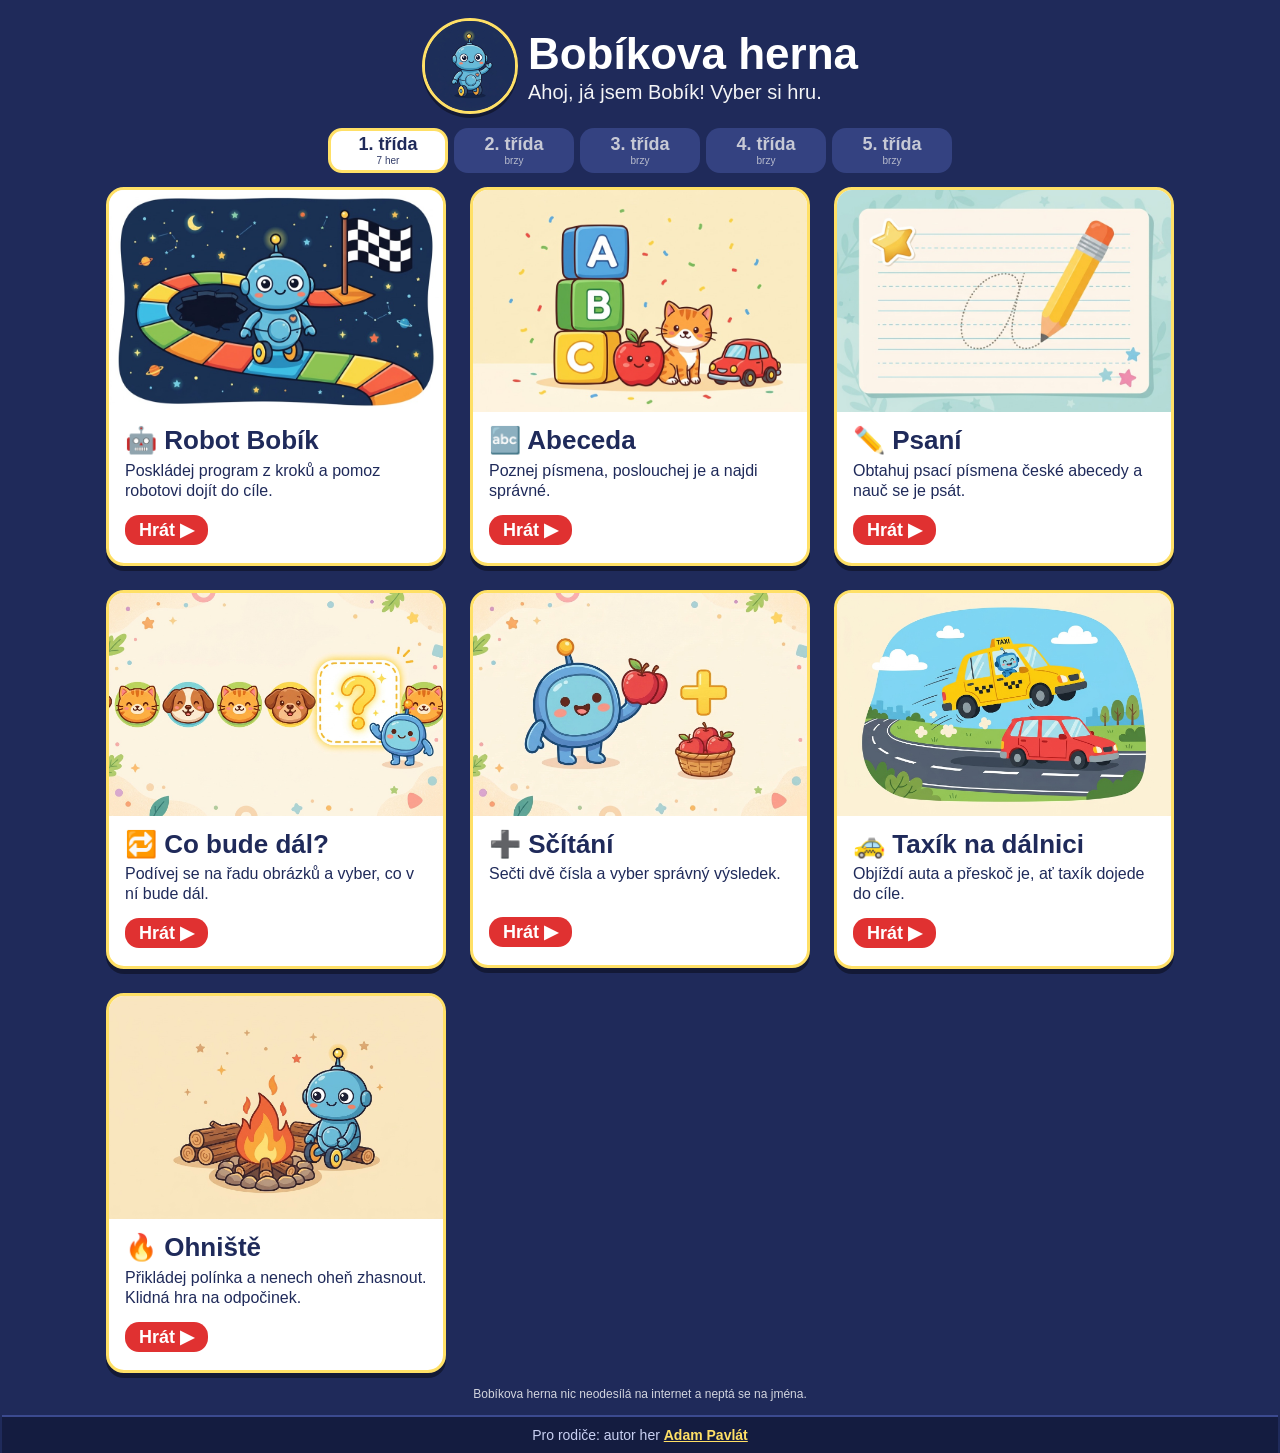
<file: index.html>
<!DOCTYPE html>
<html lang="cs">
<head>
<meta charset="UTF-8">
<meta name="viewport" content="width=device-width, initial-scale=1, viewport-fit=cover">
<title>Bobíkova herna</title>
<link rel="icon" type="image/png" href="obrazky/bobik-ikona.png">
<link rel="apple-touch-icon" href="obrazky/bobik-ikona.png">

<meta name="description" content="Hry pro děti na prvním stupni: programování, abeceda a psaní českých písmen.">
<style>
  * { box-sizing: border-box; -webkit-tap-highlight-color: transparent; }
  html { -webkit-text-size-adjust: 100%; }
  body {
    margin: 0; font-family: "Trebuchet MS", "Comic Sans MS", sans-serif; background: #1f2a5a; color: #fff;
    min-height: 100dvh; display: flex; flex-direction: column; gap: 10px; padding: 10px 10px 0;
  }
  #hlavicka { flex: none; display: flex; align-items: center; justify-content: center; gap: 12px; }
  .maskot { height: 72px; width: 72px; border-radius: 50%; border: 4px solid #ffe066; object-fit: cover; box-shadow: 0 4px 0 rgba(0,0,0,.4); }
  h1 { margin: 0; font-size: clamp(24px, 7vw, 40px); }
  p.podtitul { margin: 2px 0 0; font-size: clamp(13px, 3.4vw, 20px); opacity: .95; }
  /* Obsah se může posouvat: dlaždice mají minimální výšku a stránka se při nedostatku místa rolovat */
  main#hry { flex: 1 0 auto; display: grid; grid-template-columns: 1fr; grid-auto-rows: minmax(124px, auto); gap: 10px; max-width: 1100px; width: 100%; margin: 0 auto; }
  a.hra {
    display: flex; flex-direction: row; align-items: stretch; min-height: 124px; background: #fff; color: #1f2a5a; text-decoration: none;
    border-radius: 18px; overflow: hidden; border: 3px solid #ffe066; box-shadow: 0 5px 0 rgba(0,0,0,.4); transition: transform .1s;
  }
  a.hra:active { transform: translateY(4px); box-shadow: 0 1px 0 rgba(0,0,0,.4); }
  a.hra img { flex: 0 0 42%; min-width: 0; width: 42%; height: auto; object-fit: cover; display: block; background: #fff; }
  .text { flex: 1; min-width: 0; padding: 8px 12px; display: flex; flex-direction: column; justify-content: center; gap: 4px; }
  .text h2 { margin: 0; font-size: 20px; line-height: 1.1; }
  .text span { font-size: 14px; line-height: 1.25; }
  .text b { align-self: flex-start; background: #e03131; color: #fff; border-radius: 14px; padding: 4px 14px; font-size: 15px; margin-top: 3px; }
  #tridy { flex: none; display: flex; gap: 6px; justify-content: center; max-width: 1100px; width: 100%; margin: 0 auto; }
  #tridy button {
    flex: 1; max-width: 120px; border: 3px solid transparent; border-radius: 14px; padding: 6px 0; font-family: inherit; font-weight: bold;
    font-size: 15px; background: #3b4a8f; color: #fff; cursor: pointer; line-height: 1.1; white-space: nowrap;
  }
  #tridy button small { display: block; font-size: 10px; font-weight: normal; opacity: .9; }
  #tridy button.aktivni { background: #fff; color: #1f2a5a; border-color: #ffe066; }
  #tridy button.prazdna:not(.aktivni) { opacity: .75; }
  .brzy {
    grid-column: 1 / -1; min-height: 220px; background: #3b4a8f; border: 4px dashed #ffe066; border-radius: 20px; padding: 16px; text-align: center;
    display: flex; flex-direction: column; align-items: center; justify-content: center; gap: 10px; font-size: 18px;
  }
  .brzy .velke { font-size: 64px; }
  .brzy button { border: none; border-radius: 16px; padding: 10px 22px; font-size: 18px; font-family: inherit; font-weight: bold; background: #e03131; color: #fff; cursor: pointer; box-shadow: 0 4px 0 rgba(0,0,0,.4); }
  footer { flex: none; text-align: center; font-size: 12px; opacity: .8; }
  #rodice {
    flex: none; margin: 0 -10px; padding: 10px 10px calc(10px + env(safe-area-inset-bottom)); background: #141c40; border-top: 2px solid #3b4a8f;
    text-align: center; font-size: 14px; color: #c9d0f2;
  }
  #rodice button { font: inherit; font-weight: bold; color: #ffe066; background: none; border: none; padding: 0; text-decoration: underline; cursor: pointer; }
  #zavora { position: fixed; inset: 0; background: rgba(10,14,38,.85); display: none; align-items: center; justify-content: center; padding: 16px; z-index: 10; }
  #zavora.otevrena { display: flex; }
  #zavora .okno { background: #fff; color: #1f2a5a; border-radius: 20px; padding: 18px; max-width: 380px; width: 100%; text-align: center; border: 4px solid #ffe066; display: flex; flex-direction: column; gap: 10px; }
  #zavora h3 { margin: 0; font-size: 22px; }
  #zavora p { margin: 0; font-size: 16px; line-height: 1.3; }
  #zavora input { font: inherit; font-size: 26px; text-align: center; width: 8ch; align-self: center; border: 3px solid #3b4a8f; border-radius: 12px; padding: 6px; color: #1f2a5a; }
  #zavora .tlacitka { display: flex; gap: 8px; justify-content: center; }
  #zavora .tlacitka button { font: inherit; font-weight: bold; font-size: 16px; border: none; border-radius: 14px; padding: 10px 18px; cursor: pointer; background: #e03131; color: #fff; }
  #zavora .tlacitka button.sede { background: #dfe3f5; color: #1f2a5a; }
  #zavora .chyba { color: #c92a2a; font-weight: bold; min-height: 1.3em; }
  /* Mobil na šířku a nízké obrazovky: kompaktní hlavička, dlaždice ve dvou nebo třech sloupcích, stránka se posouvá */
  @media (orientation: landscape) and (min-width: 560px) {
    body { gap: 8px; padding: 8px 12px 0; }
    #hlavicka { gap: 10px; }
    .maskot { height: 48px; width: 48px; border-width: 3px; }
    h1 { font-size: 24px; }
    p.podtitul { display: none; }
    #tridy button { padding: 4px 0; font-size: 14px; }
    main#hry { grid-template-columns: repeat(auto-fit, minmax(300px, 1fr)); grid-auto-rows: minmax(120px, auto); }
    a.hra img { flex-basis: 40%; width: 40%; }
    .text h2 { font-size: 18px; }
    .text span { font-size: 13px; }
  }
  /* Telefon na výšku: dlaždice pod sebou, obrázek vlevo */
  @media (max-width: 699px) and (orientation: portrait) {
    main#hry { grid-template-columns: 1fr; }
  }
  /* Tablety a počítače: dlaždice s obrázkem nahoře */
  @media (min-width: 900px) and (min-height: 560px) {
    body { gap: 14px; padding-top: 18px; }
    main#hry { grid-template-columns: repeat(auto-fit, 340px); grid-auto-rows: auto; justify-content: center; align-content: start; align-items: start; gap: 24px; max-width: 1200px; }
    a.hra { width: 340px; flex-direction: column; }
    a.hra img { flex: none; width: 100%; height: auto; aspect-ratio: 3 / 2; }
    .text { padding: 14px 16px 18px; gap: 6px; flex: none; }
    .text h2 { font-size: 26px; }
    .text span { font-size: 16px; min-height: 2.4em; }
    .text b { font-size: 18px; margin-top: 8px; }
    .brzy { width: min(560px, 100%); justify-self: center; padding: 32px; }
    #tridy button { font-size: 18px; }
    .maskot { height: 96px; width: 96px; }
    h1 { font-size: 44px; }
    p.podtitul { display: block; font-size: 20px; }
  }
</style>
</head>
<body>
  <header id="hlavicka">
    <img src="obrazky/bobik.jpg" alt="Robot Bobík mává" class="maskot">
    <div><h1>Bobíkova herna</h1><p class="podtitul" id="podtitul">Ahoj, já jsem Bobík! Vyber si hru.</p></div>
  </header>
  <div id="tridy"></div>
  <main id="hry"></main>
  <footer>Bobíkova herna nic neodesílá na internet a neptá se na jména.</footer>
  <div id="rodice">Pro rodiče: autor her <button id="otevriZavoru" type="button">Adam Pavlát</button></div>
  <div id="zavora" role="dialog" aria-modal="true" aria-labelledby="zavNadpis">
    <div class="okno">
      <h3 id="zavNadpis">Jen pro dospělé</h3>
      <p>Tohle tě pošle mimo hry na LinkedIn. Rodiče, potvrďte věk zadáním roku narození.</p>
      <input id="rok" type="text" inputmode="numeric" maxlength="4" placeholder="rok" autocomplete="off" aria-label="Rok narození">
      <div class="chyba" id="zavChyba" aria-live="polite"></div>
      <div class="tlacitka"><button id="zavPokracuj" type="button">Pokračovat</button><button id="zavZpet" type="button" class="sede">Zpět ke hrám</button></div>
    </div>
  </div>
<script>
// Hry podle ročníku: stačí přidat položku do HRY a nastavit třídu (nebo víc tříd najednou).
const HRY = [
  { trida: [1], href: "robot/index.html", obrazek: "obrazky/robot.jpg", alt: "Robot jde po cestě k cíli",
    nazev: "🤖 Robot Bobík", popis: "Poskládej program z kroků a pomoz robotovi dojít do cíle." },
  { trida: [1], href: "abeceda/index.html", obrazek: "obrazky/abeceda.jpg", alt: "Barevné kostky s písmeny A, B a C",
    nazev: "🔤 Abeceda", popis: "Poznej písmena, poslouchej je a najdi správné." },
  { trida: [1], href: "psani/index.html", obrazek: "obrazky/psani.jpg", alt: "Tužka obtahuje psací písmeno",
    nazev: "✏️ Psaní", popis: "Obtahuj psací písmena české abecedy a nauč se je psát." },
  { trida: [1], href: "rady/index.html", obrazek: "obrazky/rady.jpg", alt: "Řada koček a psů a políčko s otazníkem",
    nazev: "🔁 Co bude dál?", popis: "Podívej se na řadu obrázků a vyber, co v ní bude dál." },
  { trida: [1], href: "scitani/index.html", obrazek: "obrazky/scitani.jpg", alt: "Robot Bobík drží jablka a vedle je znaménko plus",
    nazev: "➕ Sčítání", popis: "Sečti dvě čísla a vyber správný výsledek." },
  { trida: [1], href: "taxi/index.html", obrazek: "obrazky/taxi.jpg", alt: "Žlutý taxík skáče přes červené auto na dálnici",
    nazev: "🚕 Taxík na dálnici", popis: "Objíždí auta a přeskoč je, ať taxík dojede do cíle." },
  { trida: [1], href: "ohen/index.html", obrazek: "obrazky/ohen.jpg", alt: "Robot Bobík sedí u táborového ohně",
    nazev: "🔥 Ohniště", popis: "Přikládej polínka a nenech oheň zhasnout. Klidná hra na odpočinek." },
];
const TRIDY = [1, 2, 3, 4, 5];
const $ = id => document.getElementById(id);
let trida = 1;
try { const u = parseInt(location.hash.slice(1) || localStorage.getItem("trida"), 10); if (TRIDY.includes(u)) trida = u; } catch (e) {}

function vykresli() {
  $("tridy").innerHTML = "";
  TRIDY.forEach(t => {
    const pocet = HRY.filter(h => h.trida.includes(t)).length;
    const b = document.createElement("button");
    b.className = (t === trida ? "aktivni " : "") + (pocet ? "" : "prazdna");
    b.innerHTML = t + ". třída<small>" + (pocet ? pocet + (pocet === 1 ? " hra" : pocet < 5 ? " hry" : " her") : "brzy") + "</small>";
    b.onclick = () => { trida = t; try { localStorage.setItem("trida", t); } catch (e) {} history.replaceState(null, "", "#" + t); vykresli(); };
    $("tridy").appendChild(b);
  });
  const hry = HRY.filter(h => h.trida.includes(trida));
  const m = $("hry"); m.innerHTML = "";
  $("podtitul").textContent = hry.length ? "Ahoj, já jsem Bobík! Vyber si hru." : "Tady zatím nic není, ale Bobík na tom pracuje.";
  if (!hry.length) {
    m.style.gridTemplateColumns = "1fr";
    m.innerHTML = '<div class="brzy"><div class="velke">🚧</div><div>Hry pro ' + trida + '. třídu se ještě chystají.<br>Zatím si můžeš zahrát hry pro 1. třídu.</div><button id="zpet">Hry pro 1. třídu</button></div>';
    $("zpet").onclick = () => { trida = 1; history.replaceState(null, "", "#1"); vykresli(); };
    return;
  }
  m.style.gridTemplateColumns = "";
  m.style.setProperty("--sloupce", hry.length);
  hry.forEach(h => {
    const a = document.createElement("a"); a.className = "hra"; a.href = h.href;
    a.innerHTML = '<img src="' + h.obrazek + '" alt="' + h.alt + '"><div class="text"><h2>' + h.nazev + '</h2><span>' + h.popis + '</span><b>Hrát ▶</b></div>';
    m.appendChild(a);
  });
}
vykresli();

// Bobík pozdraví hlasem. Prohlížeče zakazují zvuk před prvním dotykem, takže se pozdrav spustí
// hned, když to jde, jinak při prvním dotyku. Po návratu z hry se v téže návštěvě už nezopakuje.
const pozdrav = new Audio("zvuky/ahoj.mp3");
function pozdrav_prehraj() { pozdrav.currentTime = 0; return pozdrav.play(); }
let uzPozdravil = false;
try { uzPozdravil = sessionStorage.getItem("pozdraveno") === "1"; } catch (e) {}
function oznacPozdraveno() { uzPozdravil = true; try { sessionStorage.setItem("pozdraveno", "1"); } catch (e) {} }
if (!uzPozdravil) {
  pozdrav_prehraj().then(oznacPozdraveno).catch(() => {
    const prvni = () => { if (!uzPozdravil) { pozdrav_prehraj().then(oznacPozdraveno).catch(() => {}); } };
    document.addEventListener("pointerdown", prvni, { once: true });
  });
}
document.querySelector(".maskot").onclick = () => pozdrav_prehraj().catch(() => {});
document.querySelector(".maskot").style.cursor = "pointer";

// Ochrana dětí: odkaz na LinkedIn se otevře až po zadání roku narození dospělého. Rok se nikam neukládá ani neodesílá.
const LINKEDIN = "https://www.linkedin.com/in/adam-pavlat/";
const zavora = $("zavora");
function zavriZavoru() { zavora.classList.remove("otevrena"); $("rok").value = ""; $("zavChyba").textContent = ""; }
$("otevriZavoru").onclick = () => { zavora.classList.add("otevrena"); $("rok").focus(); };
$("zavZpet").onclick = zavriZavoru;
zavora.onclick = e => { if (e.target === zavora) zavriZavoru(); };
document.addEventListener("keydown", e => { if (e.key === "Escape") zavriZavoru(); });
function potvrdRok() {
  const rok = parseInt($("rok").value, 10), letos = new Date().getFullYear();
  if (!(rok >= 1900 && rok <= letos)) { $("zavChyba").textContent = "Zadejte rok narození čtyřmi číslicemi."; return; }
  if (letos - rok < 18) { $("zavChyba").textContent = "Tohle je jen pro dospělé. Vrať se ke hrám."; return; }
  zavriZavoru();
  window.open(LINKEDIN, "_blank", "noopener");
}
$("zavPokracuj").onclick = potvrdRok;
$("rok").onkeydown = e => { if (e.key === "Enter") potvrdRok(); };
</script>
</body>
</html>
</file>
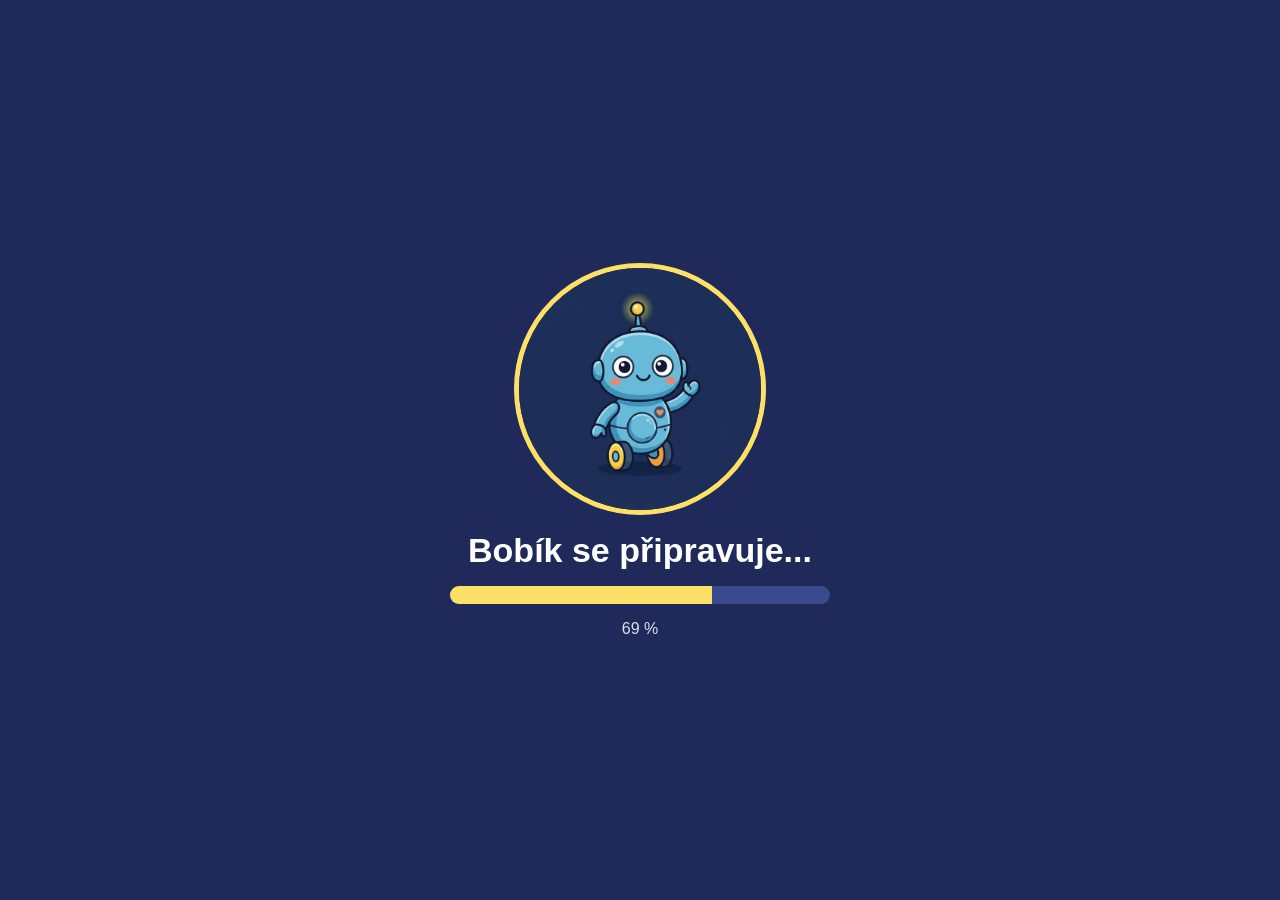
<file: abeceda/index.html>
<!DOCTYPE html>
<html lang="cs">
<head>
<meta charset="UTF-8">
<meta name="viewport" content="width=device-width, initial-scale=1, viewport-fit=cover">
<title>Abeceda | Bobíkova herna</title>
<link rel="icon" type="image/png" href="../obrazky/bobik-ikona.png">
<link rel="apple-touch-icon" href="../obrazky/bobik-ikona.png">

<link rel="stylesheet" href="../spolecne/spolecne.css">
<style>
  main { flex: 1; min-height: 0; display: flex; flex-direction: column; gap: 6px; }
  #karta, #otazka {
    flex: 1; min-height: 0; background: #fff; color: #1f2a5a; border-radius: 16px; border: 4px solid #ffe066;
    display: flex; flex-direction: column; align-items: center; justify-content: center; gap: 2px; padding: 4px; position: relative; overflow: hidden;
  }
  #velkePismeno { font-size: min(16dvh, 24vw); line-height: 1.05; font-weight: bold; letter-spacing: .04em; }
  #velkePismeno.samo { color: #c92a2a; }
  #velkePismeno.souhl { color: #1864ab; }
  #obrazek { font-size: min(9dvh, 15vw); line-height: 1.1; }
  #slovo { font-size: min(4.6dvh, 8vw); font-weight: bold; }
  #slovo b { background: #ffe066; border-radius: 6px; padding: 0 3px; color: #000; }
  #druh { font-size: 14px; font-weight: bold; }
  #znovu { position: absolute; right: 8px; top: 8px; }

  #mrizka { flex: none; display: grid; grid-template-columns: repeat(7, 1fr); gap: 4px; }
  .dlazdice {
    border: 3px solid #fff; border-radius: 10px; height: clamp(34px, 6.3dvh, 52px); font-size: clamp(16px, 3.4dvh, 26px); font-weight: bold;
    font-family: inherit; color: #fff; cursor: pointer; padding: 0;
  }
  .dlazdice.samo { background: #c92a2a; }
  .dlazdice.souhl { background: #1864ab; }
  .dlazdice.vybrana { border-color: #ffe066; outline: 3px solid #000; transform: scale(1.08); z-index: 2; }

  #moznosti { flex: none; height: 42%; display: grid; grid-template-columns: 1fr 1fr; gap: 8px; }
  .moznost {
    border: 4px solid #fff; border-radius: 16px; font-size: min(14dvh, 22vw); font-weight: bold; font-family: inherit; color: #fff;
    cursor: pointer; background: #1864ab; box-shadow: 0 5px 0 rgba(0,0,0,.4);
  }
  .moznost:nth-child(2) { background: #c2255c; } .moznost:nth-child(3) { background: #2b8a3e; } .moznost:nth-child(4) { background: #d9480f; }
  .moznost:active { transform: translateY(4px); box-shadow: 0 1px 0 rgba(0,0,0,.4); }
  .moznost.spatne { animation: zatres .4s; opacity: .35; pointer-events: none; }
  .moznost.dobre { outline: 6px solid #ffe066; animation: pulz .5s 3; }
  #otazkaText { font-size: min(4.2dvh, 6.5vw); font-weight: bold; text-align: center; padding: 0 8px; }
  #reproduktor { font-size: min(14dvh, 22vw); background: none; border: none; cursor: pointer; color: inherit; line-height: 1; }
  .skryte { display: none !important; }
</style>
</head>
<body>
  <div id="top">
    <a class="domu" href="../index.html"><img class="logo" src="../obrazky/bobik.jpg" alt=""> Herna</a>
    <h1>🔤 Abeceda</h1>
    <span class="hvezdy" id="hvezdy"></span>
    <button class="kulate" id="zvuk" title="Zvuk">🔊</button>
  </div>

  <div class="zalozky" id="zalozky">
    <button data-m="abeceda" class="aktivni">📖 Abeceda</button>
    <button data-m="najdi">🔊 Najdi písmeno</button>
    <button data-m="obrazek">🖼️ Obrázek</button>
  </div>

  <div id="hlaska">Klepni na písmeno a já ti ho přečtu.</div>

  <main>
    <section id="karta">
      <button class="kulate" id="znovu" title="Poslechnout znovu" style="width:38px;height:38px">🔊</button>
      <div id="velkePismeno"></div>
      <div id="obrazek"></div>
      <div id="slovo"></div>
      <div id="druh"></div>
    </section>
    <div id="mrizka"></div>

    <section id="otazka" class="skryte">
      <button id="reproduktor" title="Poslechnout znovu">🔊</button>
      <div id="otazkaText"></div>
    </section>
    <div id="moznosti" class="skryte"></div>
  </main>

<script src="../spolecne/spolecne.js"></script>
<script src="../spolecne/pismena.js"></script>
<script>
const $ = id => document.getElementById(id);
const SAMOHLASKY = new Set(["a","a2","e","e2","e3","i","i2","o","o2","u","u2","u3","y","y2"]);
const druhPismene = p => SAMOHLASKY.has(p.id) ? "samo" : "souhl";
const KOL = 10; // počet otázek v jednom kole

// nahrávky: karta_*, najdi_*, slovo_* + zpětná vazba
const jmena = ["ahoj", "spravne1", "spravne2", "spravne3", "spravne4", "zkus1", "zkus2", "otazka", "konec"];
PISMENA.forEach(p => { jmena.push("karta_" + p.id, "najdi_" + p.id); if (p.m3) jmena.push("slovo_" + p.id); });
Hry.nactiHlas("zvuky/", jmena, { hudba: "abeceda" }).then(() => Hry.rekni("ahoj", { delay: 200 }));
Hry.nastavTlacitkoZvuku($("zvuk"));

let rezim = "abeceda", vybrane = null, kolo = 0, body = 0, spravnaOdpoved = null, zamceno = false, chyba = false;

function hlaska(t, cls = "") { const h = $("hlaska"); h.textContent = t; h.className = cls; }
const nahodne = (pole, n) => pole.slice().sort(() => Math.random() - .5).slice(0, n);

// ---------- Režim 1: procházení abecedy ----------
function sestavMrizku() {
  const m = $("mrizka"); m.innerHTML = "";
  PISMENA.forEach(p => {
    const b = document.createElement("button");
    b.className = "dlazdice " + druhPismene(p); b.id = "d_" + p.id; b.textContent = p.velke;
    b.onclick = () => ukazKartu(p, true);
    m.appendChild(b);
  });
}
function zvyraznene(p) {
  const s = p.slovo, i = s.toLowerCase().indexOf(p.male), d = p.male.length;
  return s.slice(0, i) + "<b>" + s.slice(i, i + d) + "</b>" + s.slice(i + d);
}
function ukazKartu(p, mluv) {
  vybrane = p;
  document.querySelectorAll(".dlazdice").forEach(d => d.classList.toggle("vybrana", d.id === "d_" + p.id));
  const v = $("velkePismeno");
  v.textContent = p.velke + " " + p.male; v.className = druhPismene(p);
  $("obrazek").textContent = p.emoji;
  $("slovo").innerHTML = zvyraznene(p);
  $("druh").textContent = (SAMOHLASKY.has(p.id) ? "samohláska" : "souhláska") + (p.kde === "uvnitr" ? " (ve slově)" : "");
  $("druh").style.color = SAMOHLASKY.has(p.id) ? "#c92a2a" : "#1864ab";
  hlaska(p.velke + " " + p.male + (p.kde === "zacatek" ? " jako " : " je ve slově ") + p.slovo);
  if (mluv) { Hry.zvuky.klik(); Hry.rekni("karta_" + p.id); }
}
$("znovu").onclick = () => { if (vybrane) Hry.rekni("karta_" + vybrane.id); };

// ---------- Režimy 2 a 3: hry ----------
function novaHra() {
  kolo = 0; body = 0;
  $("hvezdy").textContent = "";
  dalsiOtazka();
}
function dalsiOtazka() {
  if (kolo >= KOL) return konec();
  kolo++; zamceno = false; chyba = false;
  const zdroj = rezim === "obrazek" ? PISMENA.filter(p => p.m3) : PISMENA;
  const spravna = nahodne(zdroj, 1)[0];
  const spatne = nahodne(zdroj.filter(p => p.id !== spravna.id), 3);
  spravnaOdpoved = spravna;
  const mozn = $("moznosti"); mozn.innerHTML = "";
  nahodne([spravna, ...spatne], 4).forEach(p => {
    const b = document.createElement("button");
    b.className = "moznost"; b.textContent = p.velke + " " + p.male; b.dataset.id = p.id;
    b.onclick = () => odpoved(p, b);
    mozn.appendChild(b);
  });
  $("hvezdy").textContent = "⭐ " + body + "/" + KOL;
  if (rezim === "najdi") {
    $("reproduktor").textContent = "🔊";
    $("otazkaText").textContent = "Najdi písmeno, které slyšíš (" + kolo + "/" + KOL + ")";
    hlaska("Poslouchej a klepni na správné písmeno.");
  } else {
    $("reproduktor").textContent = spravna.emoji;
    $("otazkaText").textContent = "S jakým písmenem začíná tohle slovo? (" + kolo + "/" + KOL + ")";
    hlaska("Jaké písmeno je na začátku slova?");
  }
  prectiOtazku();
}
async function prectiOtazku() {
  if (!spravnaOdpoved) return;
  if (rezim === "najdi") Hry.rekni("najdi_" + spravnaOdpoved.id, { delay: 250 });
  else { await Hry.rekni("slovo_" + spravnaOdpoved.id, { delay: 250 }); if (!zamceno) Hry.rekni("otazka"); }
}
$("reproduktor").onclick = prectiOtazku;

async function odpoved(p, btn) {
  if (zamceno) return;
  if (p.id === spravnaOdpoved.id) {
    zamceno = true;
    btn.classList.add("dobre");
    if (!chyba) body++;
    $("hvezdy").textContent = "⭐ " + body + "/" + KOL;
    Hry.zvuky.spravne();
    hlaska("✔ " + p.velke + " " + p.male + (p.kde === "zacatek" ? " jako " : " je ve slově ") + p.slovo, "dobre");
    if (rezim === "obrazek") $("otazkaText").textContent = p.slovo;
    await Hry.rekni("karta_" + p.id, { delay: 300 });
    await Hry.sleep(400);
    dalsiOtazka();
  } else {
    chyba = true;
    btn.classList.add("spatne");
    Hry.zvuky.spatne();
    hlaska("To není ono. Zkus to znovu!", "spatne");
    await Hry.rekni("zkus", { delay: 250 });
    if (!zamceno) prectiOtazku();
  }
}
function konec() {
  zamceno = true;
  const vse = body === KOL;
  hlaska("Hotovo! Máš " + body + " z " + KOL + " hvězdiček. Zahraj si znovu!", "dobre");
  Hry.zvuky.fanfara();
  Hry.oslava(vse, vse ? "🏆 Bezchybně! 🏆" : "🎉 Hotovo! 🎉");
  Hry.rekni("konec", { delay: 1200 });
  $("moznosti").innerHTML = '<button class="tlacitko" style="grid-column:1/3;font-size:24px" id="znovuHrat">🔄 Hrát znovu</button>';
  $("znovuHrat").onclick = () => { Hry.uklidOslavu(); novaHra(); };
}

// ---------- Přepínání režimů ----------
function nastavRezim(r) {
  rezim = r; Hry.zastav(); Hry.uklidOslavu(); spravnaOdpoved = null;
  document.querySelectorAll("#zalozky button").forEach(b => b.classList.toggle("aktivni", b.dataset.m === r));
  const abeceda = r === "abeceda";
  $("karta").classList.toggle("skryte", !abeceda); $("mrizka").classList.toggle("skryte", !abeceda);
  $("otazka").classList.toggle("skryte", abeceda); $("moznosti").classList.toggle("skryte", abeceda);
  if (abeceda) { $("hvezdy").textContent = ""; hlaska("Klepni na písmeno a já ti ho přečtu."); ukazKartu(vybrane || PISMENA[0], false); }
  else novaHra();
}
document.querySelectorAll("#zalozky button").forEach(b => b.onclick = () => { Hry.zvuky.klik(); nastavRezim(b.dataset.m); });

sestavMrizku(); nastavRezim("abeceda");
</script>
</body>
</html>
</file>
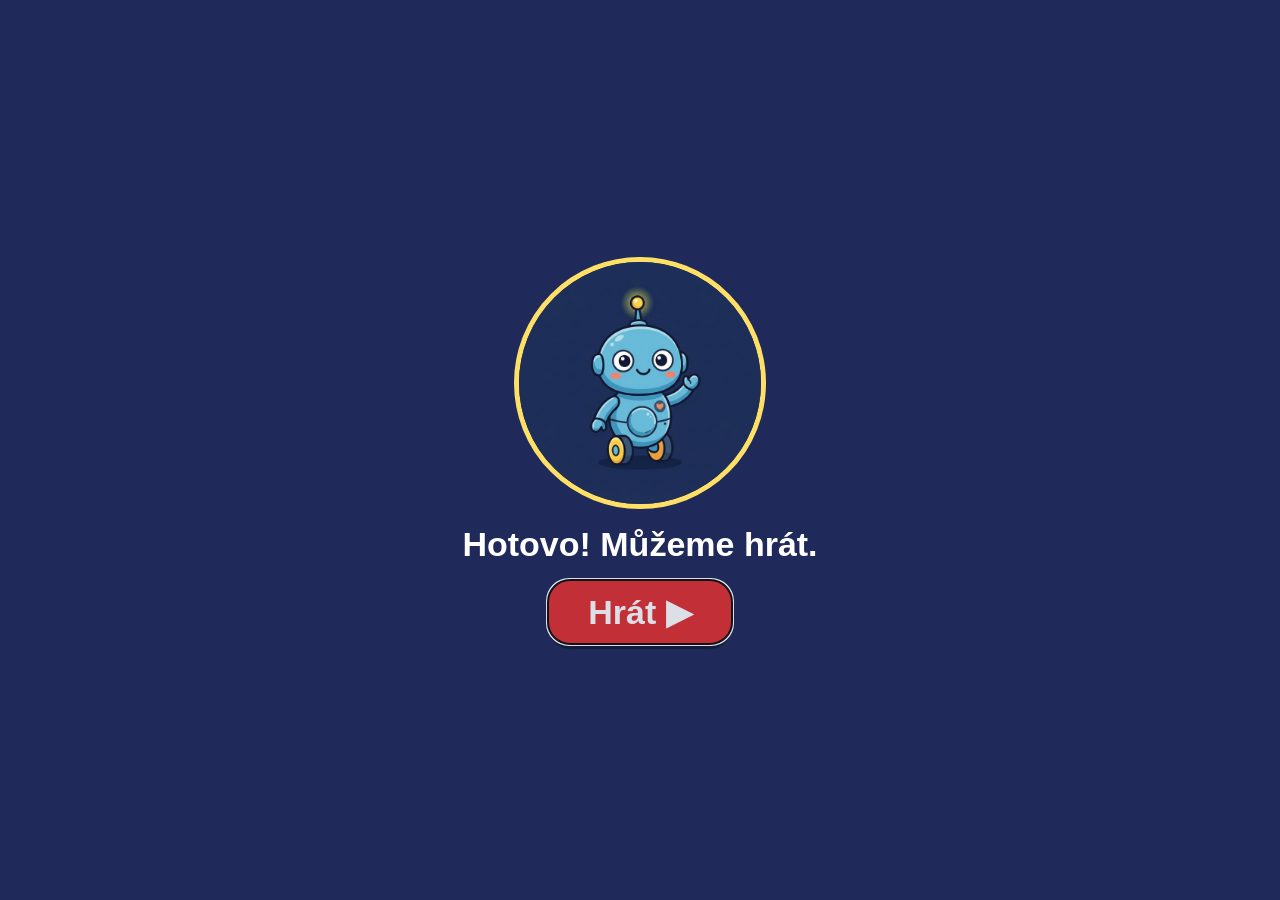
<file: ohen/index.html>
<!DOCTYPE html>
<html lang="cs">
<head>
<meta charset="UTF-8">
<meta name="viewport" content="width=device-width, initial-scale=1, viewport-fit=cover">
<title>Ohniště | Bobíkova herna</title>
<link rel="icon" type="image/png" href="../obrazky/bobik-ikona.png">
<link rel="apple-touch-icon" href="../obrazky/bobik-ikona.png">
<link rel="stylesheet" href="../spolecne/spolecne.css">
<style>
  main { flex: 1; min-height: 0; display: flex; flex-direction: column; gap: 8px; }
  #scena-obal { flex: 1; min-height: 0; position: relative; border-radius: 16px; border: 4px solid #ffe066; overflow: hidden; background: #0b1030; }
  #scena { position: absolute; inset: 0; width: 100%; height: 100%; display: block; }
  #scena.tres { animation: zatres .4s; }
  #bobik { position: absolute; left: 3%; bottom: 3%; width: min(22vw, 22dvh, 110px); pointer-events: none; transition: transform .3s; }
  #bobik img { width: 100%; aspect-ratio: 1; border-radius: 50%; border: 3px solid #ffe066; object-fit: cover; display: block; }
  #bobik.skok { animation: skok .6s; }
  #bobik.smutny img { filter: grayscale(.6) brightness(.7); }
  #bobik.horko img { filter: sepia(1) saturate(4) hue-rotate(-30deg); }
  #bublina {
    position: absolute; left: 50%; bottom: 100%; transform: translate(-30%, -4px) scale(0); transform-origin: 20% 100%;
    background: #fff; color: #1f2a5a; border-radius: 16px; padding: 2px 10px; font-size: min(7dvh, 11vw); line-height: 1.2;
    transition: transform .2s; white-space: nowrap;
  }
  #bublina.vidit { transform: translate(-30%, -4px) scale(1); }
  @keyframes skok { 0%,100% { transform: translateY(0); } 40% { transform: translateY(-22px) rotate(-6deg); } }
  #pridej { flex: none; font-size: min(5dvh, 7vw); padding: min(2.2dvh, 14px) 8px; background: #e8590c; border: 4px solid #fff; border-radius: 18px; box-shadow: 0 5px 0 rgba(0,0,0,.4); }
  #pridej:active { transform: translateY(4px); box-shadow: 0 1px 0 rgba(0,0,0,.4); }
</style>
</head>
<body>
  <div id="top">
    <a class="domu" href="../index.html"><img class="logo" src="../obrazky/bobik.jpg" alt=""> Herna</a>
    <h1>🔥 Ohniště</h1>
    <span class="hvezdy" id="hvezdy">🪵 0</span>
    <button class="kulate" id="zvuk" title="Zvuk">🔊</button>
  </div>

  <div id="hlaska">Přikládej polínka a hlídej, ať oheň nezhasne.</div>

  <main>
    <div id="scena-obal">
      <canvas id="scena"></canvas>
      <div id="bobik"><div id="bublina"></div><img src="../obrazky/bobik.jpg" alt="Bobík"></div>
    </div>
    <button class="tlacitko" id="pridej">🪵 Přiložit polínko</button>
  </main>

<script src="../spolecne/spolecne.js"></script>
<script>
const $ = id => document.getElementById(id);
const jmena = ["ahoj", "malo1", "malo2", "moc1", "moc2", "moc3", "zhasl1", "zhasl2", "zhasl3", "zapal1", "zapal2", "hezky1", "hezky2"];
Hry.nactiHlas("zvuky/", jmena).then(() => { zacatek(); mluv("ahoj", 200); });
Hry.nastavTlacitkoZvuku($("zvuk"));

const MAX = 12;          // nad touto hodnotou se oheň "přežene"
let f = 6;               // kolik paliva v ohni zbývá
let fs = 6;              // zobrazená (vyhlazená) hodnota
let burst = false;       // po přehnání oheň rychle klesá
let vyhasl = false, ember = 0, polenek = 0;
let mluvi = false, posledniMalo = 0, posledniHezky = 0, hezkyOd = 0;

const cv = $("scena"), ctx = cv.getContext("2d");
let W = 300, H = 300, S = 1, dpr = 1;
function rozmer() {
  const r = cv.getBoundingClientRect(); dpr = Math.min(devicePixelRatio || 1, 2);
  W = r.width; H = r.height; cv.width = W * dpr; cv.height = H * dpr;
  S = Math.max(.5, Math.min(H / 600, W / 420, 1.4));
}
addEventListener("resize", rozmer);

const rnd = (a, b) => a + Math.random() * (b - a);
const plameny = [], jiskry = [], koure = [], letajici = [], padajici = [], zzz = [];
const hvezdy = Array.from({ length: 50 }, () => ({ x: Math.random(), y: Math.random() * .5, f: rnd(0, 6) }));
const cx = () => W * .5, zakladna = () => H * .76;

// ---------- hlas a bublina Bobíka ----------
async function mluv(jmeno, delay = 0) {
  if (mluvi) return;
  mluvi = true;
  try { await Hry.rekni(jmeno, { delay }); } finally { mluvi = false; }
}
let bublinaCas = 0;
function nalada(emoji, ms = 2200, trida = "") {
  const b = $("bublina"), bo = $("bobik");
  b.textContent = emoji; b.classList.add("vidit");
  bo.className = trida;
  clearTimeout(bublinaCas);
  bublinaCas = setTimeout(() => { b.classList.remove("vidit"); bo.className = ""; }, ms);
}
function hlaska(t, cls = "") { const h = $("hlaska"); h.textContent = t; h.className = cls; }

// ---------- akce ----------
function pridej() {
  Hry.zvuky.klik();
  padajici.push({ x: cx() + rnd(-20, 20) * S, y: -30, vy: 0, rot: rnd(-1, 1), vr: rnd(-4, 4), cil: zakladna() - 12 * S });
  $("pridej").textContent = "🪵 Přiložit polínko";
}

function pristalo(p) {
  polenek++; $("hvezdy").textContent = "🪵 " + polenek;
  vybuch(12, 1);
  if (vyhasl) {                         // znovu zapálit
    vyhasl = false; f = 3; ember = 0;
    hlaska("Hurá, oheň zase hoří!", "dobre");
    nalada("😊", 2500, "skok");
    mluv("zapal", 150);
    return;
  }
  f += 2;
  if (f > MAX) prehnano();
  else hlaska("Oheň je " + (f < 3 ? "malý." : f < 7 ? "příjemný." : "velký."));
}

function prehnano() {
  f = MAX; burst = true; fs = Math.max(fs, MAX + 3);
  vybuch(70, 2.4);
  const veci = ["🌭", "🍡", "🧦", "🎩", "🥔", "🩴", "🍞"];
  for (let i = 0; i < 3; i++) letajici.push({
    x: cx() + rnd(-20, 20), y: zakladna() - 40 * S, vx: rnd(-170, 170) * S, vy: -rnd(480, 720) * S,
    rot: 0, vr: rnd(-8, 8), e: veci[(Math.random() * veci.length) | 0]
  });
  cv.classList.remove("tres"); void cv.offsetWidth; cv.classList.add("tres");
  nalada("🥵", 3500, "horko");
  hlaska("To je moc dřeva!", "spatne");
  Hry.zvuky.spatne();
  mluv("moc", 100);
}

function zhasni() {
  vyhasl = true; f = 0; burst = false; ember = 1;
  hlaska("Oheň zhasl. Přilož polínko a zapal ho znovu.", "spatne");
  nalada("🥶", 6000, "smutny");
  $("pridej").textContent = "🪵 Přiložit a zapálit";
  mluv("zhasl", 600);
}

function vybuch(n, sila) {
  for (let i = 0; i < n; i++) jiskry.push({
    x: cx() + rnd(-30, 30) * S, y: zakladna() - rnd(0, 30) * S,
    vx: rnd(-90, 90) * S * sila, vy: -rnd(100, 260) * S * sila, zivot: rnd(.8, 2), vek: 0
  });
}

// ---------- kreslení ----------
function pozadi() {
  const svetlo = Math.min(1, fs / 10);
  const g = ctx.createLinearGradient(0, 0, 0, H);
  g.addColorStop(0, `rgb(${6 + 10 * svetlo},${9 + 12 * svetlo},${34 + 22 * svetlo})`);
  g.addColorStop(1, `rgb(${16 + 40 * svetlo},${14 + 20 * svetlo},${40 + 6 * svetlo})`);
  ctx.fillStyle = g; ctx.fillRect(0, 0, W, H);
  const t = performance.now() / 1000;
  ctx.fillStyle = "#fff";
  hvezdy.forEach(s => { ctx.globalAlpha = .35 + .35 * Math.sin(t * 1.5 + s.f); ctx.fillRect(s.x * W, s.y * H, 2 * S + 1, 2 * S + 1); });
  ctx.globalAlpha = 1;
  ctx.font = (34 * S) + "px serif"; ctx.textAlign = "center"; ctx.textBaseline = "middle";
  ctx.fillText("🌙", W * .82, H * .12);
  // siluety stromů
  ctx.fillStyle = "#070a1e";
  for (let i = 0; i < 9; i++) {
    const x = (i + .5) / 9 * W, v = (70 + (i * 37 % 50)) * S;
    ctx.beginPath(); ctx.moveTo(x - 28 * S, zakladna() - 20 * S); ctx.lineTo(x, zakladna() - 20 * S - v); ctx.lineTo(x + 28 * S, zakladna() - 20 * S); ctx.fill();
  }
  const zem = ctx.createLinearGradient(0, zakladna() - 20 * S, 0, H);
  zem.addColorStop(0, "#1b1f3d"); zem.addColorStop(1, "#10122b");
  ctx.fillStyle = zem; ctx.fillRect(0, zakladna() - 20 * S, W, H);
  // záře
  const r = (60 + fs * 38) * S + ember * 40 * S;
  const a = Math.min(.5, .04 + fs * .035 + ember * .08);
  const gl = ctx.createRadialGradient(cx(), zakladna() - 30 * S, 0, cx(), zakladna() - 30 * S, r * 1.6);
  gl.addColorStop(0, `rgba(255,150,50,${a})`); gl.addColorStop(1, "rgba(255,120,30,0)");
  ctx.fillStyle = gl; ctx.fillRect(0, 0, W, H);
}

function kmen(x, y, uhel, delka, zhar) {
  ctx.save(); ctx.translate(x, y); ctx.rotate(uhel);
  ctx.fillStyle = zhar > .05 ? `rgb(${90 + 120 * zhar},${58 + 20 * zhar},${30})` : "#5b3a1e";
  const v = 18 * S;
  ctx.beginPath(); ctx.roundRect(-delka / 2, -v / 2, delka, v, v / 2); ctx.fill();
  ctx.fillStyle = "#c9955c"; ctx.beginPath(); ctx.ellipse(delka / 2 - 3 * S, 0, 5 * S, v / 2 - 2 * S, 0, 0, 7); ctx.fill();
  ctx.restore();
}

function polena() {
  const y = zakladna() - 4 * S, d = 130 * S, zh = Math.max(ember, Math.min(1, fs / 3)) * .6;
  kmen(cx() - 8 * S, y, .25, d, zh);
  kmen(cx() + 8 * S, y, -.25, d, zh);
}
function kameny() {
  ctx.fillStyle = "#7d7a8c";
  const n = 14;
  for (let i = 0; i < n; i++) {
    const u = i / n * Math.PI * 2, x = cx() + Math.cos(u) * 105 * S, y = zakladna() + 6 * S + Math.sin(u) * 22 * S;
    if (Math.sin(u) < 0) continue;
    ctx.fillStyle = i % 2 ? "#8e8aa0" : "#6f6c80";
    ctx.beginPath(); ctx.ellipse(x, y, 17 * S, 12 * S, 0, 0, 7); ctx.fill();
  }
}

function aktualizuj(dt) {
  // palivo
  if (!vyhasl) {
    f -= (.15 + .015 * f) * (burst ? 4 : 1) * dt;
    if (burst && f < MAX - 3) burst = false;
    if (f <= 0) zhasni();
  }
  fs += (f - fs) * Math.min(1, dt * 3);
  if (vyhasl) { fs = Math.max(0, fs - dt * 2); ember = Math.max(0, ember - dt / 25); }

  // hlas podle nálady ohně
  const ted = performance.now();
  if (!vyhasl && f < 2.2 && ted - posledniMalo > 30000) { posledniMalo = ted; mluv("malo"); nalada("🥺", 2500); }
  if (!vyhasl && f > 4 && f < 9) {
    if (!hezkyOd) hezkyOd = ted;
    if (ted - hezkyOd > 15000 && ted - posledniHezky > 45000) { posledniHezky = ted; mluv("hezky"); nalada("😌", 3000); hezkyOd = 0; }
  } else hezkyOd = 0;

  // plameny
  if (fs > .05) {
    const n = (22 + fs * 9) * dt + Math.random();
    for (let i = 0; i < n; i++) {
      const sir = (9 + fs * 5.5) * S, x = cx() + (Math.random() + Math.random() - 1) * sir;
      plameny.push({ x, y: zakladna() - 6 * S, vx: -(x - cx()) * .9 + rnd(-12, 12), vy: -(75 + fs * 34 + rnd(0, 50)) * S,
        zivot: rnd(.5, 1), vek: 0, r: (7 + fs * 2.2 + rnd(0, 6)) * S, f: rnd(0, 6) });
    }
    if (Math.random() < fs * .8 * dt) jiskry.push({ x: cx() + rnd(-20, 20) * S, y: zakladna() - 40 * S, vx: rnd(-40, 40) * S, vy: -rnd(80, 200) * S, zivot: rnd(1, 2), vek: 0 });
  }
  // kouř při slabém ohni nebo uhlících
  if ((vyhasl && ember > .02) || (!vyhasl && fs < 1.5)) {
    if (Math.random() < 3 * dt) koure.push({ x: cx() + rnd(-15, 15) * S, y: zakladna() - 14 * S, vx: rnd(-8, 8), vy: -rnd(25, 45) * S, zivot: rnd(2, 3.5), vek: 0, r: rnd(8, 14) * S });
  }
  if (vyhasl && Math.random() < .5 * dt) zzz.push({ x: cx() + rnd(-30, 30) * S, y: zakladna() - 30 * S, vek: 0, zivot: 3 });

  for (const arr of [plameny, jiskry, koure, zzz]) {
    for (let i = arr.length - 1; i >= 0; i--) {
      const p = arr[i]; p.vek += dt;
      if (p.vek >= p.zivot) { arr.splice(i, 1); continue; }
      if (p.vx !== undefined) p.x += (p.vx + (arr === plameny ? Math.sin(p.vek * 9 + p.f) * 16 : 0)) * dt;
      if (p.vy !== undefined) p.y += p.vy * dt; else p.y -= 28 * S * dt;
      if (arr === jiskry) p.vy += 60 * S * dt;
    }
  }
  for (let i = padajici.length - 1; i >= 0; i--) {
    const p = padajici[i]; p.vy += 1500 * S * dt; p.y += p.vy * dt; p.rot += p.vr * dt;
    if (p.y >= p.cil) { padajici.splice(i, 1); pristalo(p); }
  }
  for (let i = letajici.length - 1; i >= 0; i--) {
    const p = letajici[i]; p.vy += 900 * S * dt; p.x += p.vx * dt; p.y += p.vy * dt; p.rot += p.vr * dt;
    if (p.y > H + 60) letajici.splice(i, 1);
  }
}

function kresli() {
  pozadi();
  polena();
  // žhavé uhlíky
  if (ember > 0 || fs > .05) {
    const a = Math.max(ember * .7, Math.min(.9, fs / 3));
    ctx.fillStyle = `rgba(255,${80 + 60 * a},20,${a})`;
    ctx.beginPath(); ctx.ellipse(cx(), zakladna() + 2 * S, 50 * S, 9 * S, 0, 0, 7); ctx.fill();
  }
  // kouř
  koure.forEach(p => {
    const k = p.vek / p.zivot; ctx.fillStyle = `rgba(190,190,205,${.28 * (1 - k)})`;
    ctx.beginPath(); ctx.arc(p.x, p.y, p.r * (1 + k * 2.2), 0, 7); ctx.fill();
  });
  // plameny
  ctx.globalCompositeOperation = "lighter";
  plameny.forEach(p => {
    const k = p.vek / p.zivot, r = p.r * (1 - k * .85);
    const bar = k < .2 ? [255, 190, 70] : k < .6 ? [255, 140, 30] : [200, 40, 15];
    ctx.fillStyle = `rgba(${bar[0]},${bar[1]},${bar[2]},${.24 * Math.pow(1 - k, 1.1)})`;
    ctx.beginPath(); ctx.ellipse(p.x, p.y, r, r * 1.5, 0, 0, 7); ctx.fill();
  });
  ctx.globalCompositeOperation = "source-over";
  // jiskry
  jiskry.forEach(p => { ctx.fillStyle = `rgba(255,${190 + 50 * (1 - p.vek / p.zivot) | 0},80,${1 - p.vek / p.zivot})`; ctx.fillRect(p.x, p.y, 3 * S + 1, 3 * S + 1); });
  kameny();
  ctx.font = (30 * S) + "px serif";
  padajici.forEach(p => { kmen(p.x, p.y, p.rot, 90 * S, 0); });
  ctx.font = (36 * S) + "px serif";
  letajici.forEach(p => { ctx.save(); ctx.translate(p.x, p.y); ctx.rotate(p.rot); ctx.fillText(p.e, 0, 0); ctx.restore(); });
  ctx.font = (24 * S) + "px serif";
  zzz.forEach(p => { ctx.globalAlpha = 1 - p.vek / p.zivot; ctx.fillText("💤", p.x + Math.sin(p.vek * 3) * 8, p.y); });
  ctx.globalAlpha = 1;
}

let posledni = 0, bezi = false;
function smycka(t) {
  const dt = Math.min(.05, (t - posledni) / 1000 || .016); posledni = t;
  aktualizuj(dt); ctx.setTransform(dpr, 0, 0, dpr, 0, 0); kresli();
  requestAnimationFrame(smycka);
}
function zacatek() { if (bezi) return; bezi = true; rozmer(); requestAnimationFrame(smycka); }

$("pridej").onclick = pridej;
addEventListener("keydown", e => { if (e.code === "Space" || e.code === "Enter") { e.preventDefault(); if (!e.repeat) pridej(); } });
rozmer();
</script>
</body>
</html>
</file>
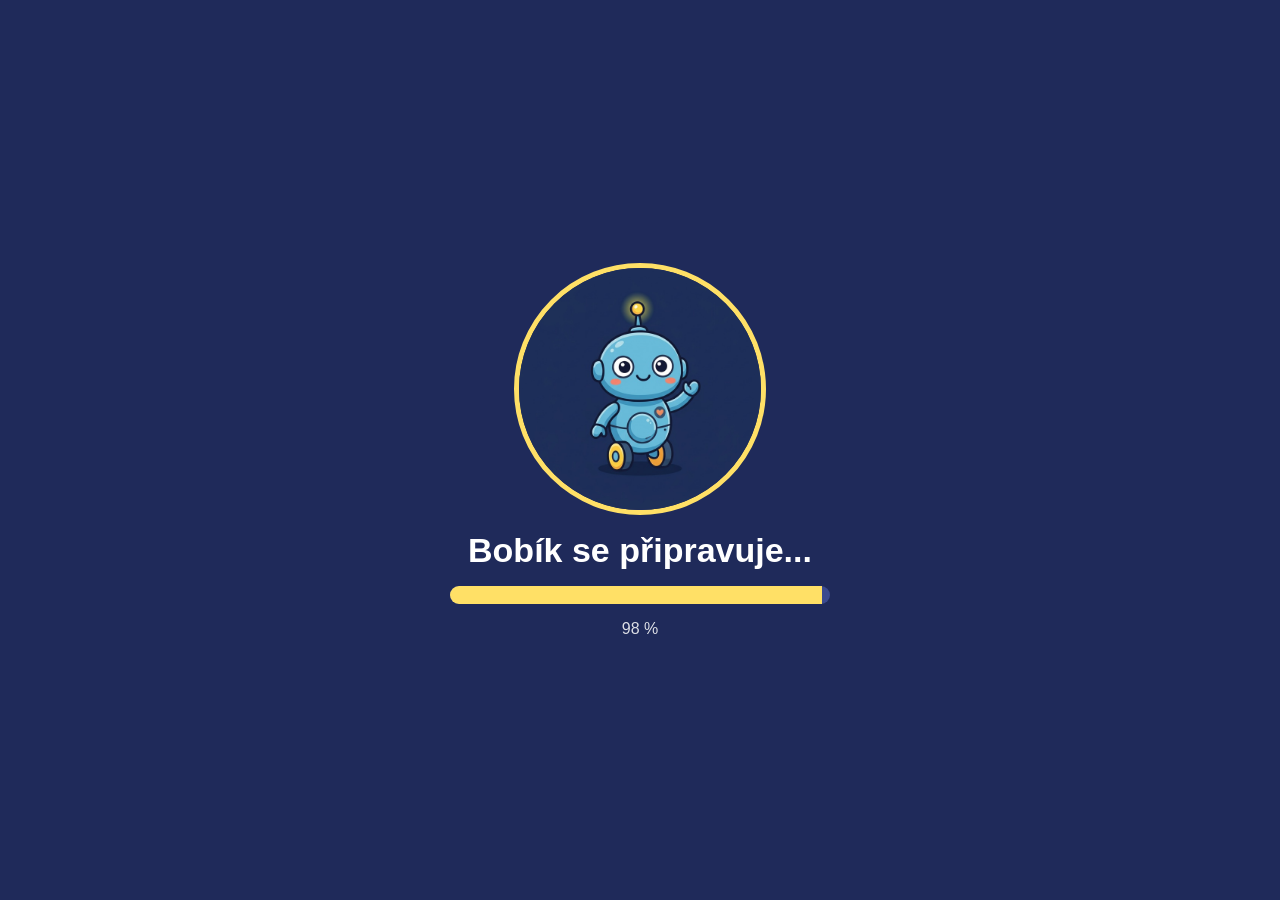
<file: psani/index.html>
<!DOCTYPE html>
<html lang="cs">
<head>
<meta charset="UTF-8">
<meta name="viewport" content="width=device-width, initial-scale=1, viewport-fit=cover">
<title>Psaní | Bobíkova herna</title>
<link rel="icon" type="image/png" href="../obrazky/bobik-ikona.png">
<link rel="apple-touch-icon" href="../obrazky/bobik-ikona.png">

<link rel="stylesheet" href="../spolecne/spolecne.css">
<style>
  #pas { flex: none; display: flex; gap: 5px; overflow-x: auto; padding: 2px 0 6px; scrollbar-width: thin; }
  .polozka {
    flex: none; min-width: 44px; height: 44px; border-radius: 10px; border: 3px solid #fff; background: #3b4a8f; color: #fff;
    font-size: 20px; font-weight: 700; cursor: pointer; padding: 0 8px; position: relative;
  }
  .polozka.vybrana { background: #fff; color: #1f2a5a; border-color: #ffe066; outline: 3px solid #000; }
  .polozka.hotovo::after { content: "⭐"; position: absolute; right: -6px; top: -9px; font-size: 14px; }
  #platno { flex: 1; min-height: 0; position: relative; background: #fffdf5; border-radius: 16px; border: 4px solid #ffe066; overflow: hidden; }
  #platno canvas { position: absolute; inset: 0; width: 100%; height: 100%; }
  #kresba { touch-action: none; cursor: crosshair; }
  #chybi { pointer-events: none; }
  #postup { flex: none; height: 14px; background: #050818; border: 2px solid #fff; border-radius: 8px; overflow: hidden; position: relative; }
  #postupPlny { height: 100%; width: 0; background: #51cf66; transition: width .25s; }
  #postupCil { position: absolute; top: 0; bottom: 0; left: 75%; width: 3px; background: #fff; }
  #tlacitka { flex: none; display: flex; gap: 6px; }
  #tlacitka .tlacitko { flex: 1; }
  #dalsi { background: #2b8a3e; flex: 1.4 !important; }
</style>
</head>
<body>
  <div id="top">
    <a class="domu" href="../index.html"><img class="logo" src="../obrazky/bobik.jpg" alt=""> Herna</a>
    <h1>✏️ Psaní</h1>
    <span class="hvezdy" id="hvezdy"></span>
    <button class="kulate" id="zvuk" title="Zvuk">🔊</button>
  </div>

  <div class="zalozky" id="zalozky">
    <button data-m="male" class="aktivni">a malá</button>
    <button data-m="velke">A velká</button>
  </div>

  <div id="pas"></div>
  <div id="hlaska">Obtáhni písmeno prstem. Drž se čáry!</div>

  <div id="platno">
    <canvas id="podklad"></canvas>
    <canvas id="kresba"></canvas>
    <canvas id="chybi"></canvas>
  </div>
  <div id="postup" title="Kolik jsi obtáhl"><div id="postupPlny"></div><div id="postupCil"></div></div>

  <div id="tlacitka">
    <button class="tlacitko" id="smazat">🗑 Znovu</button>
    <button class="tlacitko" id="poslech">🔊 Poslechni</button>
    <button class="tlacitko" id="dalsi">Další ➡️</button>
  </div>

<script src="../spolecne/spolecne.js"></script>
<script src="../spolecne/pismena.js"></script>
<script src="pismena-data.js"></script>
<script>
const $ = id => document.getElementById(id);
Hry.nastavTlacitkoZvuku($("zvuk"));

const jmena = ["ahoj", "skvele1", "skvele2", "skvele3", "zkus1", "zkus2", "konec"];
PISMENA.forEach(p => jmena.push("obtahni_" + p.id));
Hry.nactiHlas("zvuky/", jmena, { hudba: "psani" }).then(() => Hry.rekni("ahoj", { delay: 200 }));

const PRAH_POKRYTI = 0.85;   // kolik z písmene musí být obtažené
const MAX_MIMO = 0.35;       // kolik čmáranice smí být mimo písmeno
const PRAH_CASTI = 0.6;      // každá samostatná část (háček, čárka, tečka) musí být obtažená aspoň takto

let rezim = "male", polozky = [], index = 0, tahy = [], hotovo = Hry.nacti("psani_hotovo", {}), zamceno = false, kresli = null;
const pod = $("podklad"), kre = $("kresba"), chy = $("chybi");
const cp = pod.getContext("2d"), ck = kre.getContext("2d"), cc = chy.getContext("2d");
let W = 0, H = 0, dpr = 1, S = 0, XH = 0, xText = 0, yZakl = 0;

function hlaska(t, cls = "") { const h = $("hlaska"); h.textContent = t; h.className = cls; }

// ---------- Položky k obtahování ----------
function sestavPolozky() {
  if (rezim === "male") polozky = PISMENA.map(p => ({ klic: "m_" + p.id, text: p.male, hlas: "obtahni_" + p.id }));
  else polozky = PISMENA.map(p => ({ klic: "v_" + p.id, text: p.velke, hlas: "obtahni_" + p.id }));
  const pas = $("pas"); pas.innerHTML = "";
  polozky.forEach((p, i) => {
    const b = document.createElement("button");
    b.className = "polozka" + (hotovo[p.klic] ? " hotovo" : ""); b.id = "p" + i; b.textContent = p.text;
    b.onclick = () => { Hry.zvuky.klik(); vyber(i, true); };
    pas.appendChild(b);
  });
}
function vyber(i, mluv) {
  index = i; zamceno = false; tahy = []; clearTimeout(napovedaCas);
  document.querySelectorAll(".polozka").forEach((b, j) => b.classList.toggle("vybrana", j === i));
  const el = $("p" + i); if (el) el.scrollIntoView({ inline: "center", block: "nearest", behavior: "smooth" });
  Hry.uklidOslavu(); cc.clearRect(0, 0, W, H);
  hlaska("Obtáhni písmeno prstem. Drž se čáry!");
  nastavPostup(0); nakresliPodklad(false); ck.clearRect(0, 0, W, H);
  if (mluv) Hry.rekni(polozky[i].hlas, { delay: 150 });
  const hot = Object.keys(hotovo).filter(k => polozky.some(p => p.klic === k)).length;
  $("hvezdy").textContent = "⭐ " + hot + "/" + polozky.length;
}

// ---------- Plátno a písmo ----------
function velikost() {
  const r = $("platno").getBoundingClientRect();
  W = Math.max(10, r.width - 8); H = Math.max(10, r.height - 8);  // minus rámeček
  dpr = Math.min(2, window.devicePixelRatio || 1);
  for (const c of [pod, kre, chy]) { c.width = W * dpr; c.height = H * dpr; }
  for (const c of [cp, ck, cc]) c.setTransform(dpr, 0, 0, dpr, 0, 0);
  rozlozeni();
}
// Předloha je výřez z originálního vzorového listu (psani/pismena/*.png, výška malého písmene = 140 px, včetně směrových šipek).
// K ní patří logická maska písmene (*_maska.png), podle které se vyhodnocuje. Háčky, čárky, kroužky a tečky
// se dokreslují jako krátké čáry (PISMO[znak].z).
const OBR = {};
function nactiObrazky() {
  const sl = [];
  for (const k of Object.keys(PISMO)) for (const soubor of [PISMO[k].f, PISMO[k].k]) {
    if (OBR[soubor]) continue;
    sl.push(new Promise(res => { const im = new Image(); im.onload = im.onerror = res; im.src = "pismena/" + soubor; OBR[soubor] = im; }));
  }
  return Promise.all(sl);
}
function sirkaPisma(t) { const g = PISMO[t]; return { od: g.u0, sirka: Math.max(0.5, g.u1 - g.u0) }; }
function rozlozeni() {
  const t = polozky[index] ? polozky[index].text : "a";
  const sz = sirkaPisma(t);
  XH = Math.min(H * 0.24, (W * 0.84) / sz.sirka);
  S = XH * 2.3;
  xText = (W - sz.sirka * XH) / 2 - sz.od * XH;
  yZakl = H * 0.66;
}
// obrázek písmene (soubor) s okrajem rozšířeným o poloměr r (několik kruhů posunutých kopií)
function obrazek(c, t, soubor, r) {
  const g = PISMO[t], im = OBR[soubor], k = XH / 140;
  const ox = xText - g.bx * k, oy = yZakl - g.by * k, w = g.w * k, h = g.h * k;
  c.drawImage(im, ox, oy, w, h);
  if (r < 1) return;
  for (const f of [1 / 3, 2 / 3, 1]) {
    const rr = r * f, n = Math.max(8, Math.min(40, Math.ceil(rr * 2.4)));
    for (let i = 0; i < n; i++) {
      const a = i / n * Math.PI * 2;
      c.drawImage(im, ox + Math.cos(a) * rr, oy + Math.sin(a) * rr, w, h);
    }
  }
}
function znacky(c, t, sirka) {
  c.lineJoin = "round"; c.lineCap = "round"; c.lineWidth = sirka;
  const X = u => xText + u * XH, Y = w => yZakl - w * XH;
  for (const z of PISMO[t].z) {
    c.beginPath(); z.forEach((p, i) => i ? c.lineTo(X(p[0]), Y(p[1])) : c.moveTo(X(p[0]), Y(p[1]))); c.stroke();
    if (z.length === 2 && Math.hypot(z[1][0] - z[0][0], z[1][1] - z[0][1]) < 0.05) { c.beginPath(); c.arc(X(z[0][0]), Y(z[0][1]), sirka / 2, 0, 7); c.fill(); }
  }
}
// maska písmene rozšířená o poloměr r (pro vyhodnocení)
function maskaDo(c, t, r) {
  obrazek(c, t, PISMO[t].k, r);
  c.fillStyle = c.strokeStyle = "#000"; znacky(c, t, Math.max(2, 2 * r));
}
// zabarvená maska na pomocném plátně
function barevne(t, r, barva) {
  const o = document.createElement("canvas"); o.width = W * dpr; o.height = H * dpr;
  const x = o.getContext("2d"); x.setTransform(dpr, 0, 0, dpr, 0, 0);
  maskaDo(x, t, r);
  x.globalCompositeOperation = "source-in"; x.setTransform(1, 0, 0, 1, 0, 0); x.fillStyle = barva; x.fillRect(0, 0, o.width, o.height);
  return o;
}
function nakresliPodklad(hotovoZelene) {
  rozlozeni();
  cp.clearRect(0, 0, W, H);
  // linky: účaří, výška malých písmen a výška velkých písmen
  cp.save();
  cp.strokeStyle = "#74c0fc"; cp.lineWidth = 2; cp.setLineDash([]);
  cp.beginPath(); cp.moveTo(0, yZakl); cp.lineTo(W, yZakl); cp.stroke();
  cp.strokeStyle = "#a5d8ff"; cp.setLineDash([8, 6]);
  for (const y of [yZakl - XH, yZakl - 2 * XH]) { cp.beginPath(); cp.moveTo(0, y); cp.lineTo(W, y); cp.stroke(); }
  cp.restore();
  const t = polozky[index].text;
  if (hotovoZelene) cp.drawImage(barevne(t, XH * 0.06, "rgba(81,207,102,.55)"), 0, 0, W, H);
  // předloha: originální výřez, značky nad písmenem jsou dokreslené stejnou tmavou čarou
  obrazek(cp, t, PISMO[t].f, 0);
  if (!PISMO[t].sk) { cp.fillStyle = cp.strokeStyle = "#141414"; znacky(cp, t, Math.max(3, XH * 0.03)); }   // sk: značka je už na originálu (tečka u i, j)
}
function sirkaStopy() { return Math.max(12, S * 0.085); }

// ---------- Kreslení prstem ----------
function bod(e) { const r = kre.getBoundingClientRect(); return { x: (e.clientX - r.left) / r.width, y: (e.clientY - r.top) / r.height }; }
function cara(c, a, b, sirka) {
  c.beginPath(); c.moveTo(a.x * W, a.y * H); c.lineTo(b.x * W, b.y * H); c.stroke();
}
function nastavStopu(c, sirka, barva) { c.lineCap = "round"; c.lineJoin = "round"; c.lineWidth = sirka; c.strokeStyle = barva; c.fillStyle = barva; }
kre.addEventListener("pointerdown", e => {
  if (zamceno) return;
  e.preventDefault(); try { kre.setPointerCapture(e.pointerId); } catch (x) {}
  cc.clearRect(0, 0, W, H); clearTimeout(napovedaCas);
  kresli = [bod(e)]; tahy.push(kresli);
  nastavStopu(ck, sirkaStopy(), "#1971c2");
  ck.beginPath(); ck.arc(kresli[0].x * W, kresli[0].y * H, sirkaStopy() / 2, 0, 7); ck.fill();
});
kre.addEventListener("pointermove", e => {
  if (!kresli) return;
  const evs = e.getCoalescedEvents ? e.getCoalescedEvents() : [e];
  nastavStopu(ck, sirkaStopy(), "#1971c2");
  for (const ev of (evs.length ? evs : [e])) {
    const p = bod(ev), q = kresli[kresli.length - 1];
    cara(ck, q, p); kresli.push(p);
  }
});
const konecTahu = e => { if (!kresli) return; kresli = null; vyhodnot(); };
kre.addEventListener("pointerup", konecTahu);
kre.addEventListener("pointercancel", konecTahu);

// ---------- Vyhodnocení ----------
// Hra posuzuje čtyři věci:
//  1. pokrytí: kolik z koridoru kolem písmene je obtažené,
//  2. díry: největší souvislý neobtažený kus nesmí být velký (nejde přeskočit celou část písmene),
//  3. samostatné části (háček, čárka, tečka) se musí obtáhnout každá zvlášť,
//  4. čmáranice: kolik nakresleného leží daleko od písmene.
const POKR_NASOB = 1.9;       // šířka čáry při měření pokrytí (násobek šířky stopy)
const MAX_DIRA = 0.08;        // největší neobtažený souvislý kus jako podíl celého písmene
function malePlatno() { const c = document.createElement("canvas"); c.width = Math.round(W / 2); c.height = Math.round(H / 2); return c; }
function data(c) { return c.getContext("2d").getImageData(0, 0, c.width, c.height).data; }
function vykresliTahy(c, sirka) {
  const x = c.getContext("2d"); x.setTransform(c.width / W, 0, 0, c.height / H, 0, 0);
  x.lineCap = "round"; x.lineJoin = "round"; x.lineWidth = sirka; x.strokeStyle = x.fillStyle = "#000";
  for (const t of tahy) {
    x.beginPath(); x.arc(t[0].x * W, t[0].y * H, sirka / 2, 0, 7); x.fill();
    x.beginPath(); t.forEach((p, i) => i ? x.lineTo(p.x * W, p.y * H) : x.moveTo(p.x * W, p.y * H)); x.stroke();
  }
}
function vyhodnot() {
  const t = polozky[index].text;
  const mask = malePlatno(), tol = malePlatno(), pokr = malePlatno(), uziv = malePlatno(), stred = malePlatno();
  for (const [c, r] of [[mask, XH * 0.03], [tol, XH * 0.22]]) {
    const x = c.getContext("2d"); x.setTransform(c.width / W, 0, 0, c.height / H, 0, 0); maskaDo(x, t, r);
  }
  vykresliTahy(pokr, sirkaStopy() * POKR_NASOB);   // čára nemusí sedět úplně přesně
  vykresliTahy(uziv, sirkaStopy());
  vykresliTahy(stred, sirkaStopy() * 1.2);          // pro drobné části: čára musí opravdu ležet na nich
  const m = data(mask), tl = data(tol), p = data(pokr), u = data(uziv), sd = data(stred);
  const w = mask.width, h = mask.height;
  let celkem = 0, pokryto = 0, uzivPix = 0, mimo = 0;
  const nepokryte = new Uint8Array(w * h);
  const chybejici = malePlatno(), cx = chybejici.getContext("2d"), ci = cx.createImageData(w, h);
  for (let i = 3; i < m.length; i += 4) {
    if (m[i] > 100) {
      celkem++;
      if (p[i] > 40) pokryto++;
      else { nepokryte[(i - 3) / 4] = 1; ci.data[i - 3] = 255; ci.data[i - 2] = 200; ci.data[i - 1] = 0; ci.data[i] = 255; }
    }
    if (u[i] > 40) { uzivPix++; if (tl[i] < 40) mimo++; }
  }
  cx.putImageData(ci, 0, 0);
  const pokryti = celkem ? pokryto / celkem : 0;
  const mimoPodil = uzivPix ? mimo / uzivPix : 0;
  // největší souvislý neobtažený kus
  const diry = souvisleCasti(w, h, i => nepokryte[i] === 1);
  const nejvetsiDira = diry.reduce((a, c) => Math.max(a, c.length), 0) / Math.max(1, celkem);
  const maDiru = nejvetsiDira > MAX_DIRA;
  // samostatné části písmene (háček, čárka, tečka nad i) se hodnotí zvlášť
  const casti = souvisleCasti(w, h, i => m[i * 4 + 3] > 100);
  let chybiCast = false;
  const nejvetsi = casti.reduce((a, c) => Math.max(a, c.length), 0);
  for (const c of casti) {
    // hlavní tělo se hodnotí shovívavě, další části (háček, čárka, kroužek, tečka) přísněji a užší čarou
    const vedlejsi = c.length < nejvetsi * 0.5;
    const pole = vedlejsi ? sd : p;
    let ok = 0;
    for (const i of c) if (pole[i * 4 + 3] > 40) ok++;
    if (ok / c.length < (vedlejsi ? 0.55 : PRAH_CASTI)) chybiCast = true;
  }
  const chybi = chybiCast || maDiru;
  nastavPostup(chybi ? Math.min(pokryti, PRAH_POKRYTI - 0.05) : pokryti);
  window.posledniVyhodnoceni = { pokryti, mimoPodil, nejvetsiDira, chybiCast };
  if (pokryti >= PRAH_POKRYTI && !chybi && mimoPodil <= MAX_MIMO) return uspech();
  neuspech(pokryti, mimoPodil, chybejici, chybiCast && !maDiru && pokryti >= PRAH_POKRYTI);
}
// rozdělí body, pro které platí test, na samostatné souvislé části (bez drobných šumů)
function souvisleCasti(w, h, test) {
  const videno = new Uint8Array(w * h), casti = [];
  for (let start = 0; start < w * h; start++) {
    if (videno[start] || !test(start)) continue;
    const zasobnik = [start], cast = []; videno[start] = 1;
    while (zasobnik.length) {
      const i = zasobnik.pop(); cast.push(i);
      const x = i % w, y = (i / w) | 0;
      for (let dy = -1; dy <= 1; dy++) for (let dx = -1; dx <= 1; dx++) {
        const nx = x + dx, ny = y + dy;
        if (nx < 0 || ny < 0 || nx >= w || ny >= h) continue;
        const j = ny * w + nx;
        if (!videno[j] && test(j)) { videno[j] = 1; zasobnik.push(j); }
      }
    }
    if (cast.length >= 3) casti.push(cast);
  }
  return casti;
}
function nastavPostup(p) { $("postupPlny").style.width = Math.round(Math.min(1, p) * 100) + "%"; }

async function uspech() {
  zamceno = true;
  const p = polozky[index];
  hotovo[p.klic] = true; Hry.uloz("psani_hotovo", hotovo);
  $("p" + index).classList.add("hotovo");
  nastavPostup(1); ck.clearRect(0, 0, W, H);
  nakresliPodklad(true);
  hlaska("✔ Krásně! " + p.text, "dobre");
  Hry.zvuky.spravne(); Hry.oslava(false, "⭐ Výborně! ⭐");
  const vse = polozky.every(x => hotovo[x.klic]);
  const hot = Object.keys(hotovo).filter(k => polozky.some(x => x.klic === k)).length;
  $("hvezdy").textContent = "⭐ " + hot + "/" + polozky.length;
  await Hry.rekni(vse ? "konec" : "skvele", { delay: 350 });
  await Hry.sleep(500);
  if (zamceno && index === polozky.indexOf(p)) dalsiPolozka();
}
let napovedaCas = null;
function neuspech(pokryti, mimoPodil, chybejici, chybiJenCast) {
  clearTimeout(napovedaCas);
  if (chybiJenCast && mimoPodil <= MAX_MIMO) {
    // hlavní tvar je hotový, dítě asi jen dokresluje háček nebo čárku: nespěchat a nehodnotit hned
    hlaska("Ještě dokresli háček, čárku nebo tečku!");
    napovedaCas = setTimeout(() => {
      if (zamceno || kresli) return;
      Hry.zvuky.spatne(); hlaska("Chybí ještě háček, čárka nebo tečka. Podívej se na žluté místo!", "spatne");
      cc.clearRect(0, 0, W, H); cc.globalAlpha = .9; cc.drawImage(chybejici, 0, 0, W, H); cc.globalAlpha = 1;
      setTimeout(() => cc.clearRect(0, 0, W, H), 2500);
      Hry.rekni("zkus");
    }, 3500);
    return;
  }
  Hry.zvuky.spatne();
  if (mimoPodil > MAX_MIMO) {
    hlaska("Moc čmárání mimo čáru. Smaž to a obtáhni to pomalu.", "spatne");
    $("smazat").style.animation = "pulz .6s 4";
    setTimeout(() => $("smazat").style.animation = "", 2600);
  } else {
    hlaska("Ještě něco chybí. Dokresli žlutá místa!", "spatne");
    // ukaž chybějící části žlutě
    cc.clearRect(0, 0, W, H); cc.globalAlpha = .9; cc.drawImage(chybejici, 0, 0, W, H); cc.globalAlpha = 1;
    setTimeout(() => cc.clearRect(0, 0, W, H), 2500);
  }
  if (!zamceno) Hry.rekni("zkus", { delay: 300 });
}
function dalsiPolozka() {
  Hry.uklidOslavu();
  let i = index;
  for (let k = 1; k <= polozky.length; k++) {
    const j = (index + k) % polozky.length;
    if (!hotovo[polozky[j].klic]) { i = j; break; }
    if (k === polozky.length) i = (index + 1) % polozky.length;
  }
  vyber(i, true);
}

$("smazat").onclick = () => { Hry.zvuky.klik(); zamceno = false; tahy = []; ck.clearRect(0, 0, W, H); cc.clearRect(0, 0, W, H); nastavPostup(0); nakresliPodklad(false); hlaska("Zkus to znovu. Drž se čáry!"); };
$("poslech").onclick = () => Hry.rekni(polozky[index].hlas);
$("dalsi").onclick = () => { Hry.zvuky.klik(); dalsiPolozka(); };

function nastavRezim(r) {
  rezim = r; Hry.zastav();
  document.querySelectorAll("#zalozky button").forEach(b => b.classList.toggle("aktivni", b.dataset.m === r));
  sestavPolozky(); index = 0; vyber(0, false);
}
document.querySelectorAll("#zalozky button").forEach(b => b.onclick = () => { Hry.zvuky.klik(); nastavRezim(b.dataset.m); });


let casovac;
window.addEventListener("resize", () => { clearTimeout(casovac); casovac = setTimeout(() => {
  velikost(); nakresliPodklad(zamceno); ck.clearRect(0, 0, W, H);
  nastavStopu(ck, sirkaStopy(), "#1971c2");
  for (const t of tahy) { ck.beginPath(); t.forEach((p, i) => i ? ck.lineTo(p.x * W, p.y * H) : ck.moveTo(p.x * W, p.y * H)); ck.stroke(); }
}, 150); });

nactiObrazky().then(() => { sestavPolozky(); velikost(); vyber(0, false); });
</script>
</body>
</html>
</file>
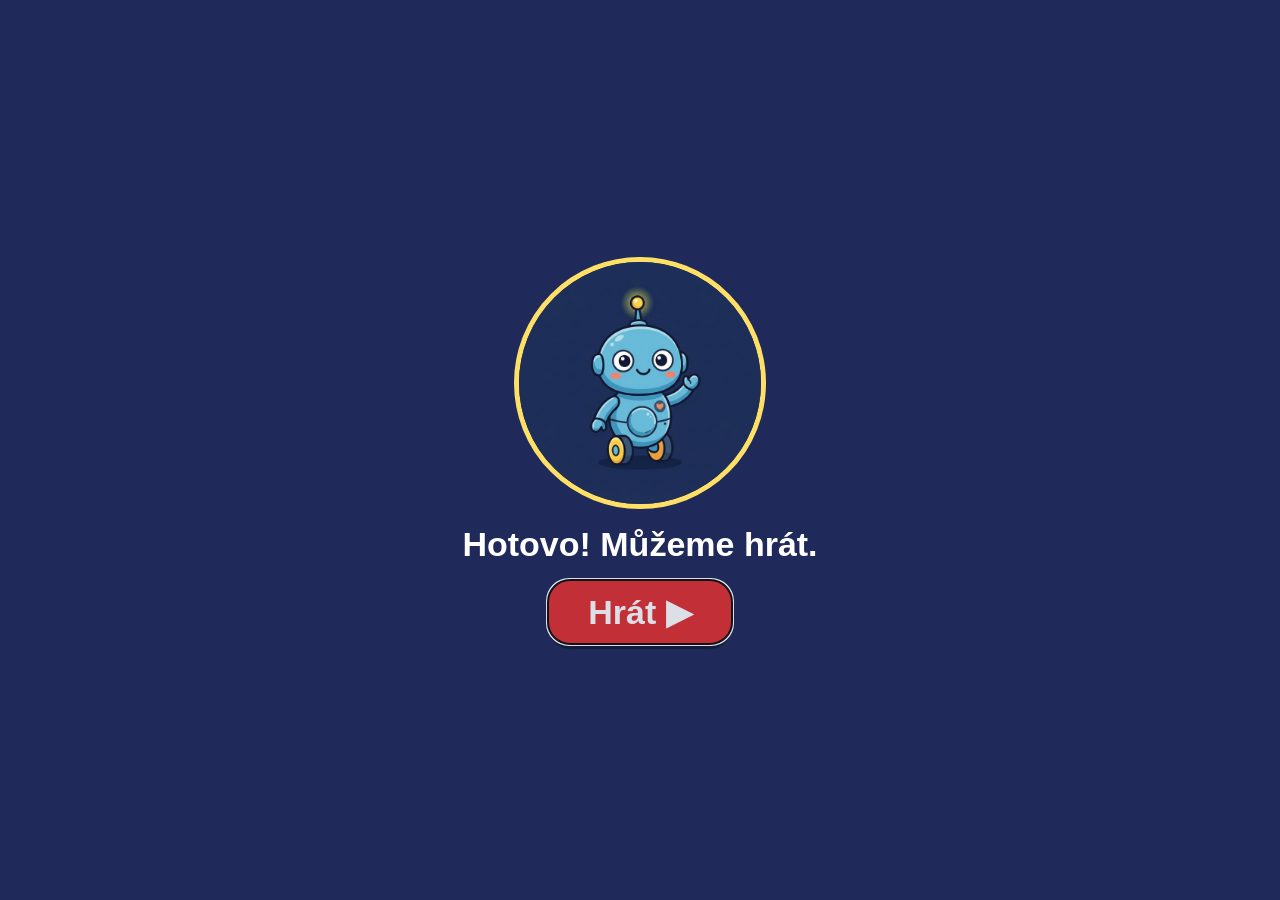
<file: rady/index.html>
<!DOCTYPE html>
<html lang="cs">
<head>
<meta charset="UTF-8">
<meta name="viewport" content="width=device-width, initial-scale=1, viewport-fit=cover">
<title>Co bude dál? | Bobíkova herna</title>
<link rel="icon" type="image/png" href="../obrazky/bobik-ikona.png">
<link rel="apple-touch-icon" href="../obrazky/bobik-ikona.png">
<link rel="stylesheet" href="../spolecne/spolecne.css">
<style>
  main { flex: 1; min-height: 0; display: flex; flex-direction: column; gap: 8px; }
  #karta {
    flex: 1; min-height: 0; background: #fff; color: #1f2a5a; border-radius: 16px; border: 4px solid #ffe066;
    display: flex; flex-direction: column; align-items: center; justify-content: center; gap: 10px; padding: 6px; overflow: hidden;
  }
  #otazkaText { font-size: min(4.2dvh, 6.5vw); font-weight: bold; text-align: center; }
  #rada { display: flex; justify-content: center; align-items: center; gap: calc(var(--vel, 40px) * .12); }
  .prvek { font-size: var(--vel, 40px); line-height: 1.1; }
  .diru {
    width: calc(var(--vel, 40px) * 1.15); height: calc(var(--vel, 40px) * 1.3); border: 4px dashed #1f2a5a; border-radius: 14px;
    display: flex; align-items: center; justify-content: center; font-size: calc(var(--vel, 40px) * .8); font-weight: bold; color: #c92a2a;
    background: #fff3bf; animation: pulz 1.2s infinite;
  }
  .diru.hotovo { animation: none; border-style: solid; border-color: #2b8a3e; background: #d3f9d8; color: inherit; }
  #moznosti { flex: none; height: 34%; display: grid; grid-template-columns: repeat(3, 1fr); gap: 8px; }
  .moznost {
    border: 4px solid #fff; border-radius: 16px; font-size: min(13dvh, 20vw); font-family: inherit; line-height: 1;
    cursor: pointer; background: #1864ab; box-shadow: 0 5px 0 rgba(0,0,0,.4); padding: 0;
  }
  .moznost:nth-child(2) { background: #c2255c; } .moznost:nth-child(3) { background: #2b8a3e; }
  .moznost:active { transform: translateY(4px); box-shadow: 0 1px 0 rgba(0,0,0,.4); }
  .moznost.spatne { animation: zatres .4s; opacity: .35; pointer-events: none; }
  .moznost.dobre { outline: 6px solid #ffe066; animation: pulz .5s 3; }
  #opakuj { position: absolute; right: 8px; top: 8px; }
  #karta { position: relative; }
</style>
</head>
<body>
  <div id="top">
    <a class="domu" href="../index.html"><img class="logo" src="../obrazky/bobik.jpg" alt=""> Herna</a>
    <h1>🔁 Co bude dál?</h1>
    <span class="hvezdy" id="hvezdy"></span>
    <button class="kulate" id="zvuk" title="Zvuk">🔊</button>
  </div>

  <div id="hlaska">Podívej se na řadu a vyber, co bude dál.</div>

  <main>
    <section id="karta">
      <button class="kulate" id="opakuj" title="Poslechnout znovu" style="width:38px;height:38px">🔊</button>
      <div id="otazkaText"></div>
      <div id="rada"></div>
    </section>
    <div id="moznosti"></div>
  </main>

<script src="../spolecne/spolecne.js"></script>
<script>
const $ = id => document.getElementById(id);
const KOL = 10; // počet řad v jedné hře

// Obrázky podle témat. Každé kolo bere všechny prvky z jednoho tématu.
const TEMATA = [
  ["🐶", "🐱", "🐸", "🐵", "🐰", "🐻", "🐼", "🦊"],
  ["🍎", "🍌", "🍇", "🍓", "🍊", "🍐", "🍒"],
  ["🔴", "🟦", "🟢", "🟨", "🟣", "🟠", "⭐", "❤️"],
  ["🚗", "🚌", "🚲", "🚂", "✈️", "🚀"],
  ["🌸", "🌳", "☀️", "🌙", "🌈", "⭐"],
];
// Jednotka řady pro každé kolo: čím dál těžší
const JEDNOTKY = ["AB", "AB", "AB", "AAB", "ABB", "AAB", "ABC", "ABC", "AABB", "ABCB"];

const jmena = ["ahoj", "spravne1", "spravne2", "spravne3", "spravne4", "zkus1", "zkus2", "otazka1", "otazka2", "otazka3", "konec"];
Hry.nactiHlas("zvuky/", jmena, { hudba: "rady" }).then(() => Hry.rekni("ahoj", { delay: 200 }));
Hry.nastavTlacitkoZvuku($("zvuk"));

let kolo = 0, body = 0, spravna = null, zamceno = false, chyba = false, pocetPrvku = 6;

function hlaska(t, cls = "") { const h = $("hlaska"); h.textContent = t; h.className = cls; }
const zamichej = pole => pole.slice().sort(() => Math.random() - .5);

function velikost() {
  const w = Math.min(innerWidth, 900) * 0.88, h = innerHeight * 0.2;
  document.documentElement.style.setProperty("--vel", Math.floor(Math.min(w / (pocetPrvku * 1.2), h)) + "px");
}
addEventListener("resize", velikost);

function novaHra() {
  kolo = 0; body = 0;
  $("hvezdy").textContent = "";
  dalsiRada();
}

function dalsiRada() {
  if (kolo >= KOL) return konec();
  kolo++; zamceno = false; chyba = false;
  const jednotka = JEDNOTKY[kolo - 1], d = jednotka.length;
  const tema = zamichej(TEMATA[Math.floor(Math.random() * TEMATA.length)]);
  const prvek = {};
  [...new Set(jednotka)].forEach((p, i) => prvek[p] = tema[i]);
  const videt = d * 2 + (d <= 3 ? 1 : 0);              // kolik prvků je vidět
  const rada = Array.from({ length: videt }, (_, i) => prvek[jednotka[i % d]]);
  spravna = prvek[jednotka[videt % d]];
  // špatné možnosti: nejdřív jiné prvky z řady, pak ostatní z tématu
  const jine = zamichej([...new Set(rada)].filter(e => e !== spravna));
  const dalsi = zamichej(tema.filter(e => e !== spravna && !jine.includes(e)));
  const spatne = [...jine, ...dalsi].slice(0, 2);

  pocetPrvku = videt + 1; velikost();
  const r = $("rada"); r.innerHTML = "";
  rada.forEach(e => { const s = document.createElement("span"); s.className = "prvek"; s.textContent = e; r.appendChild(s); });
  const diru = document.createElement("span"); diru.className = "diru"; diru.id = "diru"; diru.textContent = "?"; r.appendChild(diru);

  const mozn = $("moznosti"); mozn.innerHTML = "";
  zamichej([spravna, ...spatne]).forEach(e => {
    const b = document.createElement("button");
    b.className = "moznost"; b.textContent = e;
    b.onclick = () => odpoved(e, b);
    mozn.appendChild(b);
  });
  $("hvezdy").textContent = "⭐ " + body + "/" + KOL;
  $("otazkaText").textContent = "Co bude dál? (" + kolo + "/" + KOL + ")";
  hlaska("Podívej se na řadu a vyber, co bude dál.");
  Hry.rekni("otazka", { delay: 250 });
}
$("opakuj").onclick = () => Hry.rekni("otazka");

async function odpoved(e, btn) {
  if (zamceno) return;
  if (e === spravna) {
    zamceno = true;
    btn.classList.add("dobre");
    const d = $("diru"); d.textContent = e; d.classList.add("hotovo");
    if (!chyba) body++;
    $("hvezdy").textContent = "⭐ " + body + "/" + KOL;
    Hry.zvuky.spravne();
    hlaska("✔ Správně!", "dobre");
    await Hry.rekni("spravne", { delay: 200 });
    await Hry.sleep(500);
    dalsiRada();
  } else {
    chyba = true;
    btn.classList.add("spatne");
    Hry.zvuky.spatne();
    hlaska("To není ono. Zkus to znovu!", "spatne");
    Hry.rekni("zkus", { delay: 250 });
  }
}

function konec() {
  zamceno = true;
  const vse = body === KOL;
  $("rada").innerHTML = ""; $("otazkaText").textContent = vse ? "🏆" : "🎉";
  hlaska("Hotovo! Máš " + body + " z " + KOL + " hvězdiček. Zahraj si znovu!", "dobre");
  Hry.zvuky.fanfara();
  Hry.oslava(vse, vse ? "🏆 Bezchybně! 🏆" : "🎉 Hotovo! 🎉");
  Hry.rekni("konec", { delay: 1200 });
  $("moznosti").innerHTML = '<button class="tlacitko" style="grid-column:1/4;font-size:24px" id="znovuHrat">🔄 Hrát znovu</button>';
  $("znovuHrat").onclick = () => { Hry.uklidOslavu(); novaHra(); };
}

novaHra();
</script>
</body>
</html>
</file>
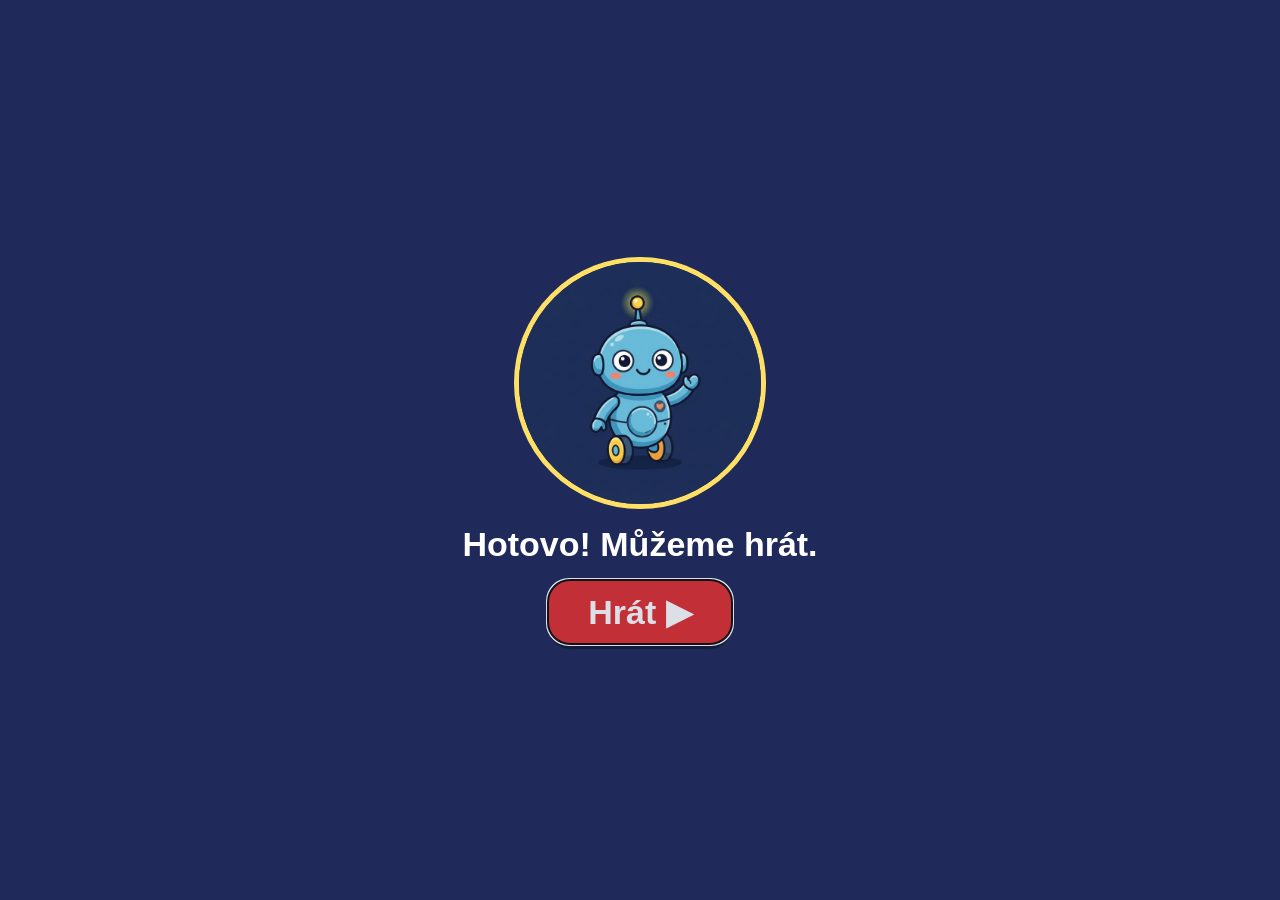
<file: robot/index.html>
<!DOCTYPE html>
<html lang="cs">
<head>
<meta charset="UTF-8">
<meta name="viewport" content="width=device-width, initial-scale=1">
<title>Robot Bobík | Bobíkova herna</title>
<link rel="icon" type="image/png" href="../obrazky/bobik-ikona.png">
<link rel="apple-touch-icon" href="../obrazky/bobik-ikona.png">

<style>
  * { box-sizing: border-box; -webkit-tap-highlight-color: transparent; }
  html, body { height: 100%; }
  body {
    margin: 0; font-family: "Trebuchet MS", "Comic Sans MS", sans-serif;
    background: #1f2a5a; color: #fff; height: 100dvh; overflow: hidden;
    display: flex; flex-direction: column; padding: 6px; gap: 6px;
    user-select: none; touch-action: manipulation;
  }
  #top { display: flex; gap: 10px; align-items: center; justify-content: center; flex-wrap: wrap; flex: none; }
  h1 { margin: 0; font-size: 20px; }
  #levelInfo { font-size: 14px; background: #3b4a8f; padding: 3px 10px; border-radius: 14px; }
  #stars { font-size: 14px; letter-spacing: 1px; }
  #game { flex: 1; min-height: 0; display: flex; flex-direction: column; gap: 6px; }
  #boardWrap { flex: 1; min-height: 0; container-type: size; display: flex; align-items: center; justify-content: center; }
  #board {
    --cell: max(20px, min((100cqw - 16px - 15px) / 6, (100cqh - 16px - 12px) / 5));
    display: grid; grid-template-columns: repeat(6, var(--cell)); grid-template-rows: repeat(5, var(--cell));
    gap: 3px; background: #fff; padding: 8px; border-radius: 14px; position: relative; flex: none;
  }
  .cell { border-radius: 8px; background: #050818; display: flex; align-items: center; justify-content: center; font-size: calc(var(--cell) * .55); }
  .cell.path { background: #ffd699; box-shadow: inset 0 -4px 0 #a86a1a; }
  .cell.start { background: #6ee06e; box-shadow: inset 0 -4px 0 #2b8a2b; }
  .cell.goal { background: #ffe14d; box-shadow: inset 0 -4px 0 #b38600; }
  #robot {
    position: absolute; width: var(--cell); height: var(--cell);
    display: flex; align-items: center; justify-content: center;
    transition: left .45s ease, top .45s ease, transform .35s ease, opacity .6s ease;
    pointer-events: none; z-index: 5;
  }
  #robotInner { position: relative; width: 100%; height: 100%; transition: transform .35s ease; display:flex; align-items:center; justify-content:center; font-size: calc(var(--cell) * .62); }
  #bobikKruh { width: 92%; height: 92%; border-radius: 50%; border: 3px solid #ffe066; overflow: hidden; background: #1f2a5a; box-shadow: 0 3px 0 rgba(0,0,0,.45); display: block; }
  #bobikKruh img { width: 100%; height: 100%; object-fit: cover; transform: scale(1.35) translateY(2%); display: block; }
  #marker {
    position: absolute; width: var(--cell); height: var(--cell); border: 6px solid #d6336c; border-radius: 12px; background: rgba(255,255,255,.35);
    box-shadow: 0 0 0 3px #fff, 0 0 0 6px #000;
    z-index: 4; pointer-events: none; display: none; animation: pulse 1.1s ease-in-out infinite;
    transition: left .25s ease, top .25s ease;
  }
  @keyframes pulse { 0%,100% { transform: scale(.82); opacity: .55; } 50% { transform: scale(1); opacity: 1; } }
  .chip.bad { background: #c92a2a !important; outline: 4px solid #fff; animation: shake .4s 3; }
  .chip.bad::after { content: "✖"; position: absolute; right: 3px; bottom: 0; font-size: 12px; }
  @keyframes shake { 0%,100% { transform: translateX(0); } 25% { transform: translateX(-4px); } 75% { transform: translateX(4px); } }
  .chip.next { background: #ffe066; border: 3px solid #fff; color: #111; font-size: 26px; font-weight: 900; animation: pulse 1.1s ease-in-out infinite; cursor: default; }
  #confetti { position: fixed; inset: 0; width: 100%; height: 100%; pointer-events: none; z-index: 50; }
  #banner {
    position: fixed; left: 50%; top: 32%; transform: translate(-50%, -50%) scale(0); z-index: 60; pointer-events: none;
    font-size: clamp(34px, 11vw, 80px); font-weight: bold; text-align: center; white-space: nowrap;
    color: #fff; text-shadow: 0 4px 0 #d9480f, 0 0 24px #ffd43b, 0 0 8px #000; opacity: 0;
  }
  #banner.show { animation: pop 2.6s ease-out forwards; }
  @keyframes pop {
    0% { transform: translate(-50%, -50%) scale(0) rotate(-10deg); opacity: 0; }
    15% { transform: translate(-50%, -50%) scale(1.25) rotate(4deg); opacity: 1; }
    25% { transform: translate(-50%, -50%) scale(1) rotate(0); }
    80% { transform: translate(-50%, -50%) scale(1.05); opacity: 1; }
    100% { transform: translate(-50%, -60%) scale(1); opacity: 0; }
  }
  .cell.goal.win { animation: goalwin .5s ease-in-out 6; }
  @keyframes goalwin { 50% { transform: scale(1.18); background: #fff3a0; } }
  #robot.cheer #robotInner { animation: jump .45s ease-in-out 6; }
  @keyframes jump { 50% { margin-top: -22%; } }
  #robot.fall { transform: scale(0.1) rotate(540deg); opacity: 0; transition: transform .8s ease-in, opacity .8s ease-in; }

  #side { flex: none; display: flex; flex-direction: column; gap: 6px; }
  #cmds { display: flex; gap: 6px; }
  .cmd {
    flex: 1; font-size: 13px; border: none; border-radius: 12px; padding: 5px 2px; cursor: pointer; color: #fff;
    font-family: inherit; font-weight: bold; box-shadow: 0 3px 0 rgba(0,0,0,.35); transition: transform .08s;
  }
  .cmd:active { transform: translateY(3px); box-shadow: 0 0 0 rgba(0,0,0,.35); }
  .cmd .big { display:block; }
  .cmd .big svg { width: 34px; height: 34px; }
  .cmd.U { background: #2f9e44; } .cmd.D { background: #c2255c; } .cmd.L { background: #1c7ed6; } .cmd.R { background: #f08c00; }
  #program {
    height: 88px; background: #050818; border: 2px solid #fff; border-radius: 12px; padding: 5px;
    display: flex; flex-wrap: wrap; gap: 4px; align-content: flex-start; overflow: hidden;
  }
  .chip { flex: 0 0 calc(12.5% - 4px); height: 36px; border-radius: 8px; display:flex; align-items:center; justify-content:center; position: relative; cursor: pointer; }
  .chip small { font-size: 9px; opacity: .85; position:absolute; top: 1px; left: 3px; }
  .chip svg { width: 22px; height: 22px; margin-top: 4px; }
  .chip.U { background: #2f9e44; } .chip.D { background: #c2255c; } .chip.L { background: #1c7ed6; } .chip.R { background: #f08c00; }
  .chip.active { outline: 4px solid #fff; box-shadow: 0 0 0 7px #000; transform: scale(1.12); z-index: 2; }
  .chip.done { opacity: .6; }
  #empty { opacity: .9; font-size: 14px; padding: 4px; }
  #buttons { display: flex; gap: 6px; }
  .btn { border: none; border-radius: 12px; padding: 9px 4px; font-size: 15px; font-family: inherit; font-weight: bold; cursor: pointer; color: #fff; box-shadow: 0 3px 0 rgba(0,0,0,.35); }
  .btn:active { transform: translateY(3px); box-shadow: 0 0 0 rgba(0,0,0,.35); }
  #run { flex: 2; background: #e03131; font-size: 17px; }
  #undo { flex: 1; background: #5f3dc4; }
  #clear { flex: 1; background: #495057; }
  .btn:disabled, .cmd:disabled { opacity: .45; cursor: not-allowed; }
  /* Dialog mezi úrovněmi: jedno místo pro všechny přechody (viz ukazDialog) */
  #dialog { position: fixed; inset: 0; z-index: 70; display: none; align-items: center; justify-content: center; padding: 16px; background: rgba(10,14,38,.7); }
  #dialog.show { display: flex; }
  #dialogKarta {
    background: #fff; color: #1f2a5a; border: 6px solid #ffe066; border-radius: 24px; padding: clamp(14px, 3dvh, 26px) clamp(18px, 5vw, 40px);
    text-align: center; max-width: 440px; width: 100%; box-shadow: 0 8px 0 rgba(0,0,0,.4); animation: dialogVyskoc .35s ease-out;
  }
  @keyframes dialogVyskoc { from { transform: scale(.6); opacity: 0; } to { transform: scale(1); opacity: 1; } }
  #dialogNadpis { font-size: clamp(24px, 6dvh, 38px); font-weight: bold; }
  #dialogHvezdy { font-size: clamp(40px, 11dvh, 72px); letter-spacing: 4px; margin: 6px 0; }
  #dialogText { font-size: clamp(15px, 3dvh, 20px); margin-bottom: 12px; }
  #dialogTlacitko { width: 100%; border: none; border-radius: 16px; padding: 12px; font-family: inherit; font-weight: bold; font-size: clamp(18px, 3.6dvh, 26px); background: #2f9e44; color: #fff; cursor: pointer; box-shadow: 0 4px 0 rgba(0,0,0,.4); }
  #dialogTlacitko small { display: block; font-size: .55em; font-weight: normal; opacity: .9; }
  #levels { flex: none; display: flex; gap: 6px; justify-content: center; }
  .lv { width: 30px; height: 30px; border-radius: 50%; border: none; font-size: 15px; font-family: inherit; font-weight: bold; background: #3b4a8f; color: #fff; cursor: pointer; padding: 0; }
  .lv.cur { outline: 3px solid #fff; }
  .lv.won { background: #f5b301; color: #222; }

  /* mobil na šířku: plocha vlevo, ovládání vpravo */
  @media (orientation: landscape) and (max-height: 520px) {
    #game { flex-direction: row; }
    #side { width: 46%; justify-content: center; }
    #program { height: 84px; }
    h1 { font-size: 16px; }
  }
  .domu { display: inline-flex; align-items: center; gap: 6px; text-decoration: none; color: #fff; background: #3b4a8f; border-radius: 14px; padding: 3px 10px; font-size: 14px; font-weight: bold; }
  .domu .logo { height: 26px; width: 26px; border-radius: 50%; border: 2px solid #ffe066; object-fit: cover; }
</style>
</head>
<body>
  <div id="top">
    <a class="domu" href="../index.html"><img class="logo" src="../obrazky/bobik.jpg" alt=""> Herna</a>
    <h1>🤖 Robot Bobík</h1>
    <div id="levelInfo">Úroveň 1</div>
    <div id="stars"></div>
    <button id="mute" title="Zvuk" style="border:none;border-radius:50%;width:30px;height:30px;font-size:16px;cursor:pointer;background:#3b4a8f;color:#fff;padding:0">🔊</button>
  </div>

  <div id="game">
    <div id="boardWrap">
      <div id="board"></div>
    </div>

    <div id="side">
      <div id="cmds">
          <button class="cmd U" data-c="U"><span class="big"><svg viewBox="0 0 48 48" fill="none" stroke="#fff" stroke-width="6" stroke-linecap="round" stroke-linejoin="round"><path d="M24 42 V8 M10 22 L24 8 L38 22"/></svg></span>Nahoru</button>
          <button class="cmd L" data-c="L"><span class="big"><svg viewBox="0 0 48 48" fill="none" stroke="#fff" stroke-width="6" stroke-linecap="round" stroke-linejoin="round"><path d="M42 24 H8 M22 10 L8 24 L22 38"/></svg></span>Doleva</button>
          <button class="cmd D" data-c="D"><span class="big"><svg viewBox="0 0 48 48" fill="none" stroke="#fff" stroke-width="6" stroke-linecap="round" stroke-linejoin="round"><path d="M24 6 V40 M10 26 L24 40 L38 26"/></svg></span>Dolů</button>
          <button class="cmd R" data-c="R"><span class="big"><svg viewBox="0 0 48 48" fill="none" stroke="#fff" stroke-width="6" stroke-linecap="round" stroke-linejoin="round"><path d="M6 24 H40 M26 10 L40 24 L26 38"/></svg></span>Doprava</button>
        </div>
      <div id="program"></div>

      <div id="buttons">
        <button class="btn" id="undo" title="Klávesa Backspace">⌫ Zpět</button>
        <button class="btn" id="clear">🗑 Smazat</button>
        <button class="btn" id="run" title="Klávesa Enter">▶ Spustit program</button>
      </div>
    </div>
  </div>

  <div id="levels"></div>

<div id="dialog"><div id="dialogKarta">
  <div id="dialogNadpis"></div><div id="dialogHvezdy"></div><div id="dialogText"></div>
  <button id="dialogTlacitko"></button>
</div></div>
<canvas id="confetti"></canvas>
<div id="banner"></div>
<script src="../spolecne/spolecne.js"></script>
<script>
// S = start, G = cíl, # = cesta, . = propast. Šířka 6, výška 5.
// Od druhé úrovně jsou pole široká a vede k cíli víc různých cest, ať si dítě může zvolit vlastní.
// dir: kam se robot na začátku dívá (0 nahoru, 1 doprava, 2 dolů, 3 doleva)
const LEVELS = [
  { dir: 1, map: [
    "......",
    "......",
    "S###G.",
    "......",
    "......" ] },
  { dir: 1, map: [
    "......",
    "..###G",
    "S#####",
    "......",
    "......" ] },
  { dir: 0, map: [
    "####G.",
    "###...",
    "##....",
    "#.....",
    "S....." ] },
  { dir: 1, map: [
    "S#.#..",
    "####..",
    "#.##..",
    "###G..",
    "......" ] },
  { dir: 1, map: [
    "S##...",
    ".###..",
    "..###.",
    "...###",
    ".....G" ] },
  { dir: 1, map: [
    "S#####",
    "#.#..#",
    "#.####",
    "#....#",
    "#####G" ] },
  { dir: 0, map: [
    "G#####",
    "#....#",
    "#.##.#",
    "#....#",
    "#####S" ] },
  { dir: 1, map: [
    "S##...",
    "###.#.",
    "#.###.",
    "###.#.",
    "#.#.G." ] },
  { dir: 1, map: [
    "S#####",
    "#.##.#",
    "####.#",
    "#.#.##",
    "#.###G" ] },
  { dir: 1, map: [
    "S###..",
    "#.##..",
    "####.#",
    "#..###",
    "####.G" ] },
];

// ---------- Zvuky (vyrobené přímo v prohlížeči, bez souborů) ----------
let actx = null, muted = false;
function audio() {
  if (!actx) { const A = window.AudioContext || window.webkitAudioContext; if (A) actx = new A(); }
  if (actx && actx.state === "suspended") actx.resume();
  return actx;
}
function tone(freq, dur, { type = "square", vol = 0.15, delay = 0, slide = 0 } = {}) {
  if (muted) return;
  const a = audio(); if (!a) return;
  const t = a.currentTime + delay;
  const o = a.createOscillator(), g = a.createGain();
  o.type = type; o.frequency.setValueAtTime(freq, t);
  if (slide) o.frequency.exponentialRampToValueAtTime(Math.max(30, freq + slide), t + dur);
  g.gain.setValueAtTime(0.0001, t);
  g.gain.exponentialRampToValueAtTime(vol, t + 0.01);
  g.gain.exponentialRampToValueAtTime(0.0001, t + dur);
  o.connect(g); g.connect(a.destination); o.start(t); o.stop(t + dur + 0.05);
}
// ---------- Hlas robota Bobíka (předgenerované nahrávky ze složky zvuky/) ----------
const VOICE_FILES = ["ahoj","start1","start2","start3","U","D","L","R","pad1","pad2","pad3","oprava","malo","cil1","cil2","cil3","vse","dalsi","plny","prazdny"];
// Nahrávky načítá, ukládá do mezipaměti a přehrává společný kód (spolecne/spolecne.js).
function voice(name, opts) { return muted ? Promise.resolve() : Hry.rekni(name, opts); }
const DIR_NOTE = { U: 660, D: 440, L: 520, R: 780 };
const sfx = {
  click(c) { tone(DIR_NOTE[c], 0.12, { type: "triangle", vol: 0.25 }); },
  remove() { tone(300, 0.1, { type: "triangle", vol: 0.2, slide: -120 }); },
  start() { [392, 523].forEach((f, i) => tone(f, 0.14, { delay: i * 0.12 })); },
  step(c) { tone(DIR_NOTE[c] / 2, 0.07, { type: "square", vol: 0.06 }); voice(c); },
  fall() { tone(900, 0.9, { type: "sine", vol: 0.25, slide: -800 }); tone(120, 0.25, { type: "sawtooth", vol: 0.2, delay: 0.85 }); return voice("pad", { delay: 500 }); },
  miss() { tone(220, 0.25, { type: "sawtooth", vol: 0.15 }); tone(180, 0.35, { type: "sawtooth", vol: 0.15, delay: 0.25 }); voice("malo", { delay: 700 }); },
  win() {
    // fanfára: trumpetky do-mi-sol-do, pak dlouhý akord
    const n = [523, 659, 784, 1047];
    n.forEach((f, i) => tone(f, 0.18, { type: "sawtooth", vol: 0.14, delay: i * 0.15 }));
    [523, 659, 784, 1047].forEach(f => tone(f, 0.9, { type: "sawtooth", vol: 0.1, delay: 0.7 }));
    [1319, 1568, 2093].forEach((f, i) => tone(f, 0.15, { type: "triangle", vol: 0.12, delay: 1.0 + i * 0.1 }));
    voice("cil", { delay: 1300 });
  },
  allDone() {
    [523, 523, 523, 659, 784, 659, 784, 1047].forEach((f, i) => tone(f, 0.2, { type: "sawtooth", vol: 0.14, delay: i * 0.17 }));
    voice("vse", { delay: 1600 });
  },
};

// ---------- Vizuální fanfáry: konfety, nápis, skákající robot ----------
let confettiRun = 0;
function celebrate(big) {
  const cv = $("confetti"), ctx = cv.getContext("2d");
  const dpr = window.devicePixelRatio || 1;
  cv.width = innerWidth * dpr; cv.height = innerHeight * dpr; ctx.scale(dpr, dpr);
  const colors = ["#ff6b6b", "#ffd43b", "#51cf66", "#4dabf7", "#da77f2", "#ff922b"];
  const parts = [];
  const bursts = big ? 3 : 2;
  for (let b = 0; b < bursts; b++) {
    const cx = innerWidth * (bursts === 2 ? 0.25 + b * 0.5 : 0.2 + b * 0.3);
    for (let i = 0; i < (big ? 90 : 70); i++) {
      const a = Math.random() * Math.PI * 2, v = 6 + Math.random() * 9;
      parts.push({ x: cx, y: innerHeight * 0.45, vx: Math.cos(a) * v, vy: Math.sin(a) * v - 6,
        w: 6 + Math.random() * 8, h: 4 + Math.random() * 6, r: Math.random() * 6, vr: (Math.random() - .5) * .4,
        c: colors[(Math.random() * colors.length) | 0], delay: b * 12 });
    }
  }
  for (let i = 0; i < 40; i++) // padající konfety shora
    parts.push({ x: Math.random() * innerWidth, y: -20 - Math.random() * 200, vx: (Math.random() - .5) * 2, vy: 2 + Math.random() * 3,
      w: 6 + Math.random() * 8, h: 4 + Math.random() * 6, r: Math.random() * 6, vr: (Math.random() - .5) * .3,
      c: colors[(Math.random() * colors.length) | 0], delay: 20 });
  const id = ++confettiRun; let f = 0;
  (function tick() {
    if (id !== confettiRun) return;
    ctx.clearRect(0, 0, innerWidth, innerHeight); f++;
    let alive = false;
    for (const p of parts) {
      if (f < p.delay) { alive = true; continue; }
      p.vy += 0.28; p.vx *= 0.99; p.x += p.vx; p.y += p.vy; p.r += p.vr;
      if (p.y < innerHeight + 30) alive = true; else continue;
      ctx.save(); ctx.translate(p.x, p.y); ctx.rotate(p.r); ctx.fillStyle = p.c;
      ctx.fillRect(-p.w / 2, -p.h / 2, p.w, p.h); ctx.restore();
    }
    if (alive && f < 300) requestAnimationFrame(tick); else ctx.clearRect(0, 0, innerWidth, innerHeight);
  })();
  const bn = $("banner");
  bn.textContent = big ? "🏆 Vyhrál jsi všechno! 🏆" : "🎉 Cíl! 🎉";
  bn.classList.remove("show"); void bn.offsetWidth; bn.classList.add("show");
  const g = board.querySelector(".cell.goal"); if (g) g.classList.add("win");
  robotEl.classList.add("cheer");
}

const MAX_STEPS = 16;
const W = 6, H = 5;
const ICON = {
  U: '<svg viewBox="0 0 48 48" fill="none" stroke="#fff" stroke-width="6" stroke-linecap="round" stroke-linejoin="round"><path d="M24 42 V8 M10 22 L24 8 L38 22"/></svg>',
  D: '<svg viewBox="0 0 48 48" fill="none" stroke="#fff" stroke-width="6" stroke-linecap="round" stroke-linejoin="round"><path d="M24 6 V40 M10 26 L24 40 L38 26"/></svg>',
  L: '<svg viewBox="0 0 48 48" fill="none" stroke="#fff" stroke-width="6" stroke-linecap="round" stroke-linejoin="round"><path d="M42 24 H8 M22 10 L8 24 L22 38"/></svg>',
  R: '<svg viewBox="0 0 48 48" fill="none" stroke="#fff" stroke-width="6" stroke-linecap="round" stroke-linejoin="round"><path d="M6 24 H40 M26 10 L40 24 L26 38"/></svg>'
};

let level = 0, program = [], running = false;
let robot = { x: 0, y: 0, dir: 0 }, angle = 0;
const won = new Set();

const $ = id => document.getElementById(id);
const board = $("board");
const robotEl = document.createElement("div");
robotEl.id = "robot";
const markerEl = document.createElement("div");
markerEl.id = "marker";
// Robot je náš Bobík v kulatém rámečku. Neotáčí se, ať děti nepletou, kam se dívá.
robotEl.innerHTML = '<div id="robotInner"><span id="bobikKruh"><img src="../obrazky/bobik.jpg" alt="Bobík"></span></div>';

function tile(x, y) { return LEVELS[level].map[y][x]; }
function find(ch) {
  const m = LEVELS[level].map;
  for (let y = 0; y < H; y++) for (let x = 0; x < W; x++) if (m[y][x] === ch) return { x, y };
}
function say() {} // popisný řádek byl odstraněn, o všem informuje hlas
const sleep = ms => new Promise(r => setTimeout(r, ms));

let pokusu = 0;                 // kolik neúspěšných spuštění bylo v této úrovni (podle toho jsou hvězdičky)
const hvezdy = {};              // nejlepší hodnocení úrovní, 1 až 3 hvězdy
let dialogOtevren = false, dialogTimer = null;

// Jednotný dialog uprostřed obrazovky. Přechody mezi úrovněmi se dělají jen voláním ukazDialog:
//   nadpis, pocetHvezd (0 až 3, nebo null), text, popisek tlačítka, co se má stát po klepnutí nebo Enteru.
function ukazDialog({ nadpis, pocetHvezd = null, max = 3, text, tlacitko, akce }) {
  $("dialogNadpis").textContent = nadpis;
  $("dialogHvezdy").textContent = pocetHvezd === null ? "" : "⭐".repeat(pocetHvezd) + "☆".repeat(max - pocetHvezd);
  $("dialogHvezdy").style.display = pocetHvezd === null ? "none" : "block";
  $("dialogText").textContent = text;
  $("dialogTlacitko").innerHTML = tlacitko + "<small>nebo stiskni Enter</small>";
  $("dialogTlacitko").onclick = () => { zavriDialog(); akce(); };
  $("dialog").classList.add("show"); dialogOtevren = true;
  $("dialogTlacitko").focus();
}
function zavriDialog() { clearTimeout(dialogTimer); $("dialog").classList.remove("show"); dialogOtevren = false; }

function loadLevel(n) {
  zavriDialog(); pokusu = 0;
  level = n; program = []; running = false;
  board.innerHTML = "";
  for (let y = 0; y < H; y++) for (let x = 0; x < W; x++) {
    const t = tile(x, y), c = document.createElement("div");
    c.className = "cell" + (t === "." ? "" : t === "S" ? " start" : t === "G" ? " goal" : " path");
    if (t === "G") c.textContent = "🏁";
    board.appendChild(c);
  }
  confettiRun++; $("confetti").getContext("2d").clearRect(0, 0, 1e5, 1e5); $("banner").classList.remove("show");
  board.appendChild(markerEl);
  board.appendChild(robotEl);
  resetRobot(true);
  $("levelInfo").textContent = "Úroveň " + (n + 1) + "/" + LEVELS.length;
  $("buttons").style.display = "flex";
  say("Poskládej kroky a pak spusť program!");
  renderProgram(); renderLevels(); renderStars(); setEnabled(true);
}

// Pozice se bere ze skutečného políčka v mřížce (ne z počítaných pixelů), takže Bobík nikdy neujede ze středu.
function umistiNa(el, x, y) {
  const c = board.children[y * W + x];
  if (!c) return;
  const a = c.getBoundingClientRect(), b = board.getBoundingClientRect();   // zlomky pixelů, žádné zaokrouhlení
  el.style.width = a.width + "px"; el.style.height = a.height + "px";
  el.style.left = (a.left - b.left - board.clientLeft) + "px"; el.style.top = (a.top - b.top - board.clientTop) + "px";
}
function placeRobot() { try { umistiNa(robotEl, robot.x, robot.y); } catch (e) {} }

function resetRobot(instant) {
  const s = find("S");
  robot = { x: s.x, y: s.y, dir: LEVELS[level].dir };
  angle = robot.dir * 90;
  if (instant) robotEl.style.transition = "none";
  robotEl.classList.remove("fall", "cheer");
  placeRobot();
  if (instant) { void robotEl.offsetWidth; robotEl.style.transition = ""; }
}

const DX = [0, 1, 0, -1], DY = [-1, 0, 1, 0], DIRS = { U: 0, R: 1, D: 2, L: 3 };
function simulate(prog) {
  const s0 = find("S"); let x = s0.x, y = s0.y;
  for (let i = 0; i < prog.length; i++) {
    x += DX[DIRS[prog[i]]]; y += DY[DIRS[prog[i]]];
    if (x < 0 || x >= W || y < 0 || y >= H || tile(x, y) === ".") return { fell: i };
  }
  return { fell: -1, x, y };
}
function updateMarker() {
  const r = simulate(program);
  if (running || !program.length || r.fell >= 0 || tile(r.x, r.y) === "G") { markerEl.style.display = "none"; return; }
  umistiNa(markerEl, r.x, r.y);
  markerEl.style.display = "block";
}

function renderProgram() {
  const p = $("program"); p.innerHTML = "";
  if (!program.length) { p.innerHTML = '<div id="empty">Tady se objeví tvůj program. Klikej na šipky dole.</div>'; }
  program.forEach((c, i) => {
    const d = document.createElement("div");
    d.className = "chip " + c; d.id = "chip" + i;
    d.innerHTML = "<small>" + (i + 1) + "</small>" + ICON[c];
    d.title = "Klikni pro smazání";
    d.onclick = () => { if (!running) { sfx.remove(); program.splice(i, 1); renderProgram(); } };
    p.appendChild(d);
  });
  if (!running && program.length && program.length < MAX_STEPS) {
    const n = document.createElement("div"); n.className = "chip next"; n.textContent = "+"; p.appendChild(n);
  }
  updateMarker();
}
function setEnabled(on) {
  document.querySelectorAll(".cmd, #undo, #clear, #run").forEach(b => b.disabled = !on);
}
function renderLevels() {
  const l = $("levels"); l.innerHTML = "";
  LEVELS.forEach((_, i) => {
    const b = document.createElement("button");
    b.className = "lv" + (i === level ? " cur" : "") + (won.has(i) ? " won" : "");
    b.textContent = i + 1;
    b.onclick = () => { if (!running) loadLevel(i); };
    l.appendChild(b);
  });
}
function renderStars() { $("stars").textContent = "⭐".repeat(won.size) + "☆".repeat(LEVELS.length - won.size); }

document.querySelectorAll(".cmd").forEach(b => b.onclick = () => {
  if (running) return;
  if (program.length >= MAX_STEPS) { say("Program je plný. Zkus ho zkrátit.", "bad"); voice("plny"); return; }
  program.push(b.dataset.c); sfx.click(b.dataset.c); renderProgram();
});
$("undo").onclick = () => { if (!running) { sfx.remove(); program.pop(); renderProgram(); } };
$("clear").onclick = () => { if (!running) { sfx.remove(); program = []; renderProgram(); } };

$("run").onclick = async () => {
  if (running) return;
  if (!program.length) { say("Nejdřív přidej nějaké kroky do programu.", "bad"); voice("prazdny"); return; }
  running = true; setEnabled(false); sfx.start();
  resetRobot(true);
  // robot nejdřív řekne "Jedeme!" a teprve pak začne plnit program
  await Promise.all([voice("start", { delay: 200 }), sleep(900)]);
  say("Robot plní program...");
  const dx = [0, 1, 0, -1], dy = [-1, 0, 1, 0];

  for (let i = 0; i < program.length; i++) {
    document.querySelectorAll(".chip").forEach((c, j) => {
      c.classList.toggle("active", j === i); c.classList.toggle("done", j < i);
    });
    const c = program[i];
    const d = { U: 0, R: 1, D: 2, L: 3 }[c];
    // otočit robota nejkratší cestou ke směru pohybu
    let diff = ((d - robot.dir) % 4 + 4) % 4;
    if (diff === 3) diff = -1;
    angle += diff * 90; robot.dir = d;
    robot.x += dx[d]; robot.y += dy[d];
    placeRobot(); sfx.step(c);
    await sleep(850);

    const inside = robot.x >= 0 && robot.x < W && robot.y >= 0 && robot.y < H;
    if (!inside || tile(robot.x, robot.y) === ".") {
      const bad = document.getElementById("chip" + i);
      if (bad) { bad.classList.remove("active"); bad.classList.add("bad"); }
      say("Ouha! Na kroku " + (i + 1) + " robot spadl. Špatný krok je červený.", "bad");
      robotEl.classList.add("fall");
      await Promise.all([sfx.fall(), sleep(1800)]);
      // automatická oprava: smažeme špatný krok i všechno za ním
      program.splice(i);
      fail(); voice("oprava");
      say(i === 0
        ? "Smazal jsem špatný krok. Zkus jiný směr."
        : "Smazal jsem špatný krok. Dobré kroky zůstaly. Žlutý rámeček ukazuje, kde robot skončí. Pokračuj odtud!", "good");
      return;
    }
  }
  document.querySelectorAll(".chip").forEach(c => { c.classList.remove("active"); c.classList.add("done"); });

  if (tile(robot.x, robot.y) === "G") {
    won.add(level); renderStars(); renderLevels();
    say("🎉 Hurá, robot došel do cíle! Napsal jsi program!", "good");
    const all = won.size === LEVELS.length;
    if (all) sfx.allDone(); else sfx.win();
    celebrate(all);
    running = false; setEnabled(false);
    konecUrovne(all);
  } else {
    sfx.miss();
    await sleep(1200);
    fail();
    say("Robot došel na konec programu, ale ne do cíle. Žlutý rámeček ukazuje, kde skončil. Přidej další kroky!", "bad");
  }
};

// Hvězdičky: 3 bez chyby, 2 s jednou chybou, 1 s víc chybami.
function konecUrovne(vse) {
  const h = Math.max(1, 3 - pokusu);
  hvezdy[level] = Math.max(hvezdy[level] || 0, h);
  const popis = ["", "Dokončeno, příště to půjde líp!", "Skoro bez chyby, výborně!", "Bez jediné chyby, skvělé!"][h];
  const dalsi = () => {
    if (level + 1 < LEVELS.length) return level + 1;
    const nevyhrana = LEVELS.findIndex((_, i) => !won.has(i));
    return nevyhrana >= 0 ? nevyhrana : -1;
  };
  dialogTimer = setTimeout(() => {
    if (vse) {
      const soucet = LEVELS.reduce((s, _, i) => s + (hvezdy[i] || 1), 0);
      ukazDialog({ nadpis: "🏆 Hotovo, vyhrál jsi!", pocetHvezd: Math.max(1, Math.round(soucet / (LEVELS.length * 3) * 3)),
        text: "Celkem " + soucet + " z " + LEVELS.length * 3 + " hvězdiček. Zahraj si znovu!", tlacitko: "🔄 Hrát znovu",
        akce: () => { won.clear(); for (const k in hvezdy) delete hvezdy[k]; voice("dalsi"); loadLevel(0); } });
    } else {
      const cil = dalsi();
      ukazDialog({ nadpis: "🎉 Úroveň " + (level + 1) + " hotová!", pocetHvezd: h, text: popis, tlacitko: "Další úroveň ➡️",
        akce: () => { voice("dalsi"); loadLevel(cil); } });
    }
  }, 1800);
}

function fail() {
  pokusu++;
  resetRobot(true);
  running = false; renderProgram();
  document.querySelectorAll(".chip").forEach(c => c.classList.remove("active", "done"));
  running = false; setEnabled(true);
}

Hry.pridejTlacitkoHudby($("mute"));
$("mute").onclick = () => { muted = !muted; Hry.nastavZtlumeno(muted); $("mute").textContent = muted ? "🔇" : "🔊"; if (!muted) sfx.click("U"); };
// Nejdřív se načtou všechny hlasy (obrazovka "Bobík se připravuje"), pak robot pozdraví.
Hry.nactiHlas("zvuky/", VOICE_FILES, { hudba: "robot" }).then(() => { if (level === 0 && !program.length) voice("ahoj", { delay: 200 }); });
window.addEventListener("resize", () => { placeRobot(); updateMarker(); });
// Rozložení se může změnit i bez změny okna (např. zalomení programu), proto hlídáme velikost hrací plochy.
new ResizeObserver(() => { placeRobot(); updateMarker(); }).observe(board);

// Ovládání z klávesnice: šipky přidají krok, Enter spustí program, Backspace smaže poslední krok.
const KLAVESY = { ArrowUp: ".cmd.U", ArrowLeft: ".cmd.L", ArrowDown: ".cmd.D", ArrowRight: ".cmd.R", Enter: "#run", Backspace: "#undo" };
document.addEventListener("keydown", e => {
  if (dialogOtevren) {               // Enter (nebo mezerník) v dialogu pokračuje dál
    if (e.key === "Enter" || e.key === " ") { e.preventDefault(); if (!e.repeat) $("dialogTlacitko").click(); }
    return;
  }
  const cil = KLAVESY[e.key];
  if (!cil || e.ctrlKey || e.metaKey || e.altKey || e.shiftKey) return;
  if (document.querySelector('body > div[style*="z-index:1000"]')) return; // běží načítací obrazovka
  e.preventDefault();                // žádné posouvání stránky ani aktivace tlačítka, které má právě fokus
  if (e.repeat && e.key !== "Backspace") return;
  document.querySelector(cil).click(); // zakázané tlačítko (během běhu programu) kliknutí ignoruje
});
loadLevel(0);
</script>
</body>
</html>
</file>
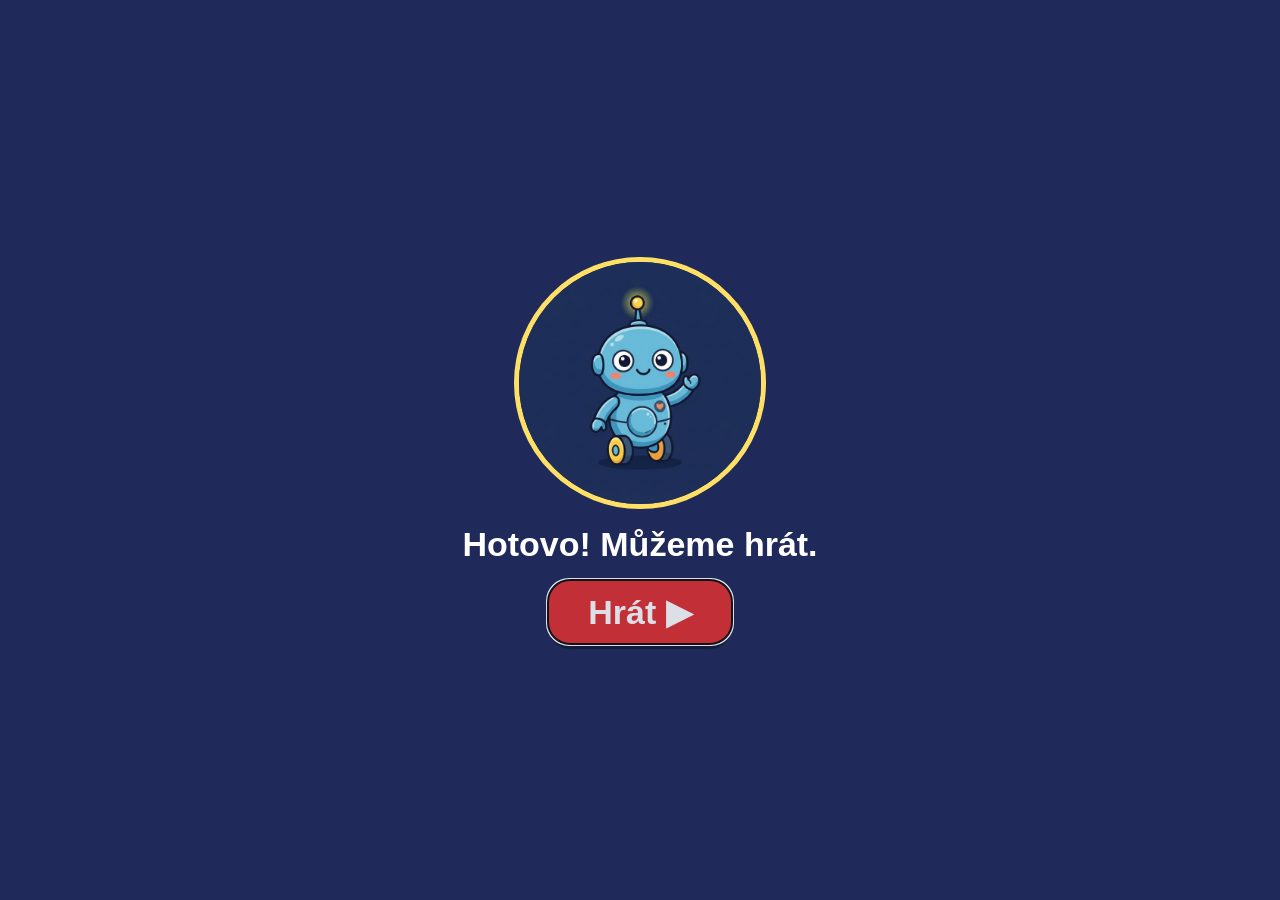
<file: scitani/index.html>
<!DOCTYPE html>
<html lang="cs">
<head>
<meta charset="UTF-8">
<meta name="viewport" content="width=device-width, initial-scale=1, viewport-fit=cover">
<title>Sčítání | Bobíkova herna</title>
<link rel="icon" type="image/png" href="../obrazky/bobik-ikona.png">
<link rel="apple-touch-icon" href="../obrazky/bobik-ikona.png">
<link rel="stylesheet" href="../spolecne/spolecne.css">
<style>
  main { flex: 1; min-height: 0; display: flex; flex-direction: column; gap: 8px; }
  #karta {
    flex: 1; min-height: 0; background: #fff; color: #1f2a5a; border-radius: 16px; border: 4px solid #ffe066;
    display: flex; flex-direction: column; align-items: center; justify-content: center; gap: 8px; padding: 6px; overflow: hidden; position: relative;
  }
  #otazkaText { font-size: min(3.6dvh, 6vw); font-weight: bold; text-align: center; }
  #priklad { display: flex; align-items: center; justify-content: center; gap: min(2vw, 14px); }
  .skupina { display: grid; grid-template-columns: repeat(var(--sl, 3), auto); gap: 2px; justify-content: center; font-size: var(--vel, 30px); line-height: 1.05; }
  .cislo { font-size: min(14dvh, 22vw); font-weight: bold; line-height: 1; }
  .znak { font-size: min(10dvh, 15vw); font-weight: bold; color: #c92a2a; line-height: 1; }
  .diru {
    min-width: min(14dvh, 22vw); height: min(15dvh, 24vw); border: 4px dashed #1f2a5a; border-radius: 14px; padding: 0 6px;
    display: flex; align-items: center; justify-content: center; font-size: min(12dvh, 19vw); font-weight: bold; color: #c92a2a;
    background: #fff3bf; animation: pulz 1.2s infinite;
  }
  .diru.hotovo { animation: none; border-style: solid; border-color: #2b8a3e; background: #d3f9d8; color: #1f2a5a; }
  #moznosti { flex: none; height: 32%; display: grid; grid-template-columns: repeat(3, 1fr); gap: 8px; }
  .moznost {
    border: 4px solid #fff; border-radius: 16px; font-size: min(13dvh, 20vw); font-family: inherit; line-height: 1; font-weight: bold;
    cursor: pointer; color: #fff; background: #1864ab; box-shadow: 0 5px 0 rgba(0,0,0,.4); padding: 0;
  }
  .moznost:nth-child(2) { background: #c2255c; } .moznost:nth-child(3) { background: #2b8a3e; }
  .moznost:active { transform: translateY(4px); box-shadow: 0 1px 0 rgba(0,0,0,.4); }
  .moznost.spatne { animation: zatres .4s; opacity: .35; pointer-events: none; }
  .moznost.dobre { outline: 6px solid #ffe066; animation: pulz .5s 3; }
  #opakuj { position: absolute; right: 8px; top: 8px; }
</style>
</head>
<body>
  <div id="top">
    <a class="domu" href="../index.html"><img class="logo" src="../obrazky/bobik.jpg" alt=""> Herna</a>
    <h1>➕ Sčítání</h1>
    <span class="hvezdy" id="hvezdy"></span>
    <button class="kulate" id="zvuk" title="Zvuk">🔊</button>
  </div>

  <div id="hlaska">Spočítej, kolik to je dohromady.</div>

  <main>
    <section id="karta">
      <button class="kulate" id="opakuj" title="Poslechnout znovu" style="width:38px;height:38px">🔊</button>
      <div id="otazkaText"></div>
      <div id="priklad"></div>
    </section>
    <div id="moznosti"></div>
  </main>

<script src="../spolecne/spolecne.js"></script>
<script>
const $ = id => document.getElementById(id);
const KOL = 10; // počet příkladů v jedné hře

// Sčítance pro každé kolo: [největší první sčítanec, největší druhý sčítanec, největší součet]. Čím dál těžší.
const OBTIZNOST = [[3, 2, 4], [3, 3, 5], [4, 3, 6], [5, 4, 8], [6, 4, 9], [6, 5, 10], [8, 6, 10], [10, 9, 14], [12, 9, 18], [12, 10, 20]];
const OBRAZKY = ["🍎", "🐶", "⭐", "🐸", "🍓", "🚗", "🌸", "🐱"];

const jmena = ["ahoj", "spravne1", "spravne2", "spravne3", "spravne4", "zkus1", "zkus2", "otazka1", "otazka2", "otazka3", "konec"];
Hry.nactiHlas("zvuky/", jmena, { hudba: "scitani" }).then(() => Hry.rekni("ahoj", { delay: 200 }));
Hry.nastavTlacitkoZvuku($("zvuk"));

let kolo = 0, body = 0, spravna = null, zamceno = false, chyba = false, minule = "";

function hlaska(t, cls = "") { const h = $("hlaska"); h.textContent = t; h.className = cls; }
const zamichej = pole => pole.slice().sort(() => Math.random() - .5);
const nahodne = (od, do_) => od + Math.floor(Math.random() * (do_ - od + 1));

function novaHra() {
  kolo = 0; body = 0; minule = "";
  $("hvezdy").textContent = "";
  dalsiPriklad();
}

function skupina(pocet, obrazek, velikost) {
  const g = document.createElement("div"); g.className = "skupina";
  g.style.setProperty("--sl", Math.min(pocet, 4));
  g.style.setProperty("--vel", velikost + "px");
  for (let i = 0; i < pocet; i++) { const s = document.createElement("span"); s.textContent = obrazek; g.appendChild(s); }
  return g;
}

function dalsiPriklad() {
  if (kolo >= KOL) return konec();
  kolo++; zamceno = false; chyba = false;
  const [maxA, maxB, maxS] = OBTIZNOST[kolo - 1];
  let a, b;
  do { a = nahodne(1, maxA); b = nahodne(1, maxB); } while (a + b > maxS || a + b < 2 || a + "+" + b === minule);
  minule = a + "+" + b;
  spravna = a + b;

  // možnosti: správná a dvě blízká špatná čísla
  const spatne = new Set();
  const kandidati = zamichej([-2, -1, 1, 2, 3, -3]).map(d => spravna + d).filter(n => n >= 0);
  for (const n of kandidati) { if (spatne.size < 2) spatne.add(n); }

  const p = $("priklad"); p.innerHTML = "";
  const obrazek = OBRAZKY[nahodne(0, OBRAZKY.length - 1)];
  const ukazObrazky = spravna <= 10;
  const vel = Math.floor(Math.min(innerHeight * 0.075, innerWidth * 0.1));
  const prvek = (t, c) => { const e = document.createElement("span"); e.className = c; e.textContent = t; return e; };
  if (ukazObrazky) {
    const kontejner = document.createElement("div");
    kontejner.style.cssText = "display:flex;align-items:center;justify-content:center;gap:10px;margin-bottom:4px";
    kontejner.append(skupina(a, obrazek, vel), prvek("+", "znak"), skupina(b, obrazek, vel));
    $("karta").querySelector("#obrazky")?.remove();
    kontejner.id = "obrazky";
    $("karta").insertBefore(kontejner, p);
  } else {
    $("karta").querySelector("#obrazky")?.remove();
  }
  p.append(prvek(a, "cislo"), prvek("+", "znak"), prvek(b, "cislo"), prvek("=", "znak"));
  const diru = prvek("?", "diru"); diru.id = "diru"; p.appendChild(diru);

  const mozn = $("moznosti"); mozn.innerHTML = "";
  zamichej([spravna, ...spatne]).forEach(e => {
    const bt = document.createElement("button");
    bt.className = "moznost"; bt.textContent = e;
    bt.onclick = () => odpoved(e, bt);
    mozn.appendChild(bt);
  });
  $("hvezdy").textContent = "⭐ " + body + "/" + KOL;
  $("otazkaText").textContent = "Kolik to je dohromady? (" + kolo + "/" + KOL + ")";
  hlaska("Spočítej, kolik to je dohromady.");
  Hry.rekni("otazka", { delay: 250 });
}
$("opakuj").onclick = () => Hry.rekni("otazka");

async function odpoved(e, btn) {
  if (zamceno) return;
  if (e === spravna) {
    zamceno = true;
    btn.classList.add("dobre");
    const d = $("diru"); d.textContent = e; d.classList.add("hotovo");
    if (!chyba) body++;
    $("hvezdy").textContent = "⭐ " + body + "/" + KOL;
    Hry.zvuky.spravne();
    hlaska("✔ Správně!", "dobre");
    await Hry.rekni("spravne", { delay: 200 });
    await Hry.sleep(500);
    dalsiPriklad();
  } else {
    chyba = true;
    btn.classList.add("spatne");
    Hry.zvuky.spatne();
    hlaska("To není ono. Zkus to znovu!", "spatne");
    Hry.rekni("zkus", { delay: 250 });
  }
}

function konec() {
  zamceno = true;
  const vse = body === KOL;
  $("priklad").innerHTML = ""; $("karta").querySelector("#obrazky")?.remove();
  $("otazkaText").textContent = vse ? "🏆" : "🎉";
  hlaska("Hotovo! Máš " + body + " z " + KOL + " hvězdiček. Zahraj si znovu!", "dobre");
  Hry.zvuky.fanfara();
  Hry.oslava(vse, vse ? "🏆 Bezchybně! 🏆" : "🎉 Hotovo! 🎉");
  Hry.rekni("konec", { delay: 1200 });
  $("moznosti").innerHTML = '<button class="tlacitko" style="grid-column:1/4;font-size:24px" id="znovuHrat">🔄 Hrát znovu</button>';
  $("znovuHrat").onclick = () => { Hry.uklidOslavu(); novaHra(); };
}

novaHra();
</script>
</body>
</html>
</file>
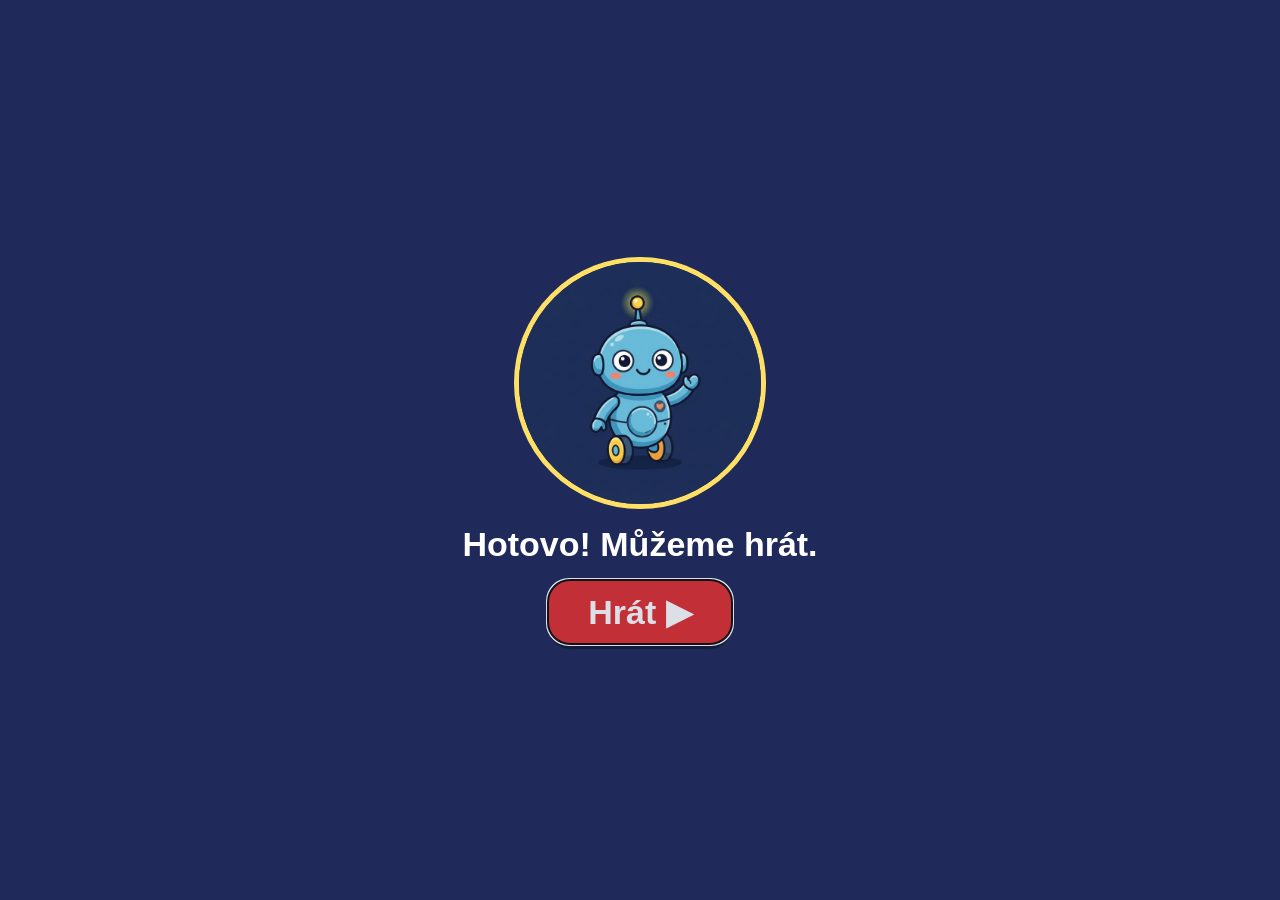
<file: taxi/index.html>
<!DOCTYPE html>
<html lang="cs">
<head>
<meta charset="UTF-8">
<meta name="viewport" content="width=device-width, initial-scale=1, viewport-fit=cover">
<title>Taxík na dálnici | Bobíkova herna</title>
<link rel="icon" type="image/png" href="../obrazky/bobik-ikona.png">
<link rel="apple-touch-icon" href="../obrazky/bobik-ikona.png">
<link rel="stylesheet" href="../spolecne/spolecne.css">
<style>
  main { flex: 1; min-height: 0; display: flex; flex-direction: column; gap: 8px; }
  #platno { flex: 1; min-height: 0; width: 100%; object-fit: contain; border-radius: 16px; border: 4px solid #ffe066; background: #1f2a5a; display: block; }
  #ovladani { flex: none; width: 100%; max-width: 760px; margin: 0 auto; height: clamp(110px, 30%, 220px); display: grid; grid-template-columns: 1fr 1.6fr; gap: 8px; }
  #smery { display: grid; grid-template-rows: 1fr 1fr; gap: 8px; min-height: 0; }
  .ovl {
    border: 4px solid #fff; border-radius: 16px; font-family: inherit; font-weight: bold; color: #fff; cursor: pointer; padding: 0;
    font-size: min(8dvh, 12vw); line-height: 1; box-shadow: 0 5px 0 rgba(0,0,0,.4); min-height: 0; touch-action: manipulation;
  }
  .ovl small { display: block; font-size: .32em; margin-top: 2px; }
  .ovl:active, .ovl.stisk { transform: translateY(4px); box-shadow: 0 1px 0 rgba(0,0,0,.4); }
  #nahoru { background: #1864ab; } #dolu { background: #1864ab; }
  #skoc { background: #e03131; font-size: min(11dvh, 16vw); }
</style>
</head>
<body>
  <div id="top">
    <a class="domu" href="../index.html"><img class="logo" src="../obrazky/bobik.jpg" alt=""> Herna</a>
    <h1>🚕 Taxík na dálnici</h1>
    <span class="hvezdy" id="hvezdy"></span>
    <button class="kulate" id="zvuk" title="Zvuk">🔊</button>
    <button class="kulate" id="pauza" title="Pauza">⏸️</button>
  </div>

  <div id="hlaska">Objeď auta šipkami a přeskoč je tlačítkem Skoč.</div>

  <main>
    <canvas id="platno" width="800" height="400"></canvas>
    <div id="ovladani">
      <div id="smery">
        <button class="ovl" id="nahoru" title="Nahoru">⬆️</button>
        <button class="ovl" id="dolu" title="Dolů">⬇️</button>
      </div>
      <button class="ovl" id="skoc" title="Skoč">🦘<small>Skoč</small></button>
    </div>
  </main>

<script src="../spolecne/spolecne.js"></script>
<script>
const $ = id => document.getElementById(id);
const KOL = 10; // počet úseků dálnice v jedné hře

const jmena = ["ahoj", "spravne1", "spravne2", "spravne3", "spravne4", "bum1", "bum2", "start1", "start2", "start3", "konec"];
Hry.nactiHlas("zvuky/", jmena, { hudba: false }).then(() => { Hry.rekni("ahoj", { delay: 200 }); novaHra(); });
Hry.nastavTlacitkoZvuku($("zvuk"));

const cv = $("platno"), ctx = cv.getContext("2d");
let W = 800, H = 400;               // logická velikost plátna, přizpůsobí se obrazovce (viz pripasuj)
const ZAKLAD = 800;                  // rychlosti se počítají vždy z této šířky, ať je hra stejně těžká

const SILNICE = 150, PAS = 83;                 // horní okraj silnice a výška jednoho pruhu
const ZEM = i => SILNICE + PAS * i + 72;       // spodek auta v pruhu i (0 až 2)
const TAXI_X = 150, TAXI_VEL = 84, SKOK_CAS = 1.0, SKOK_VYSKA = 105, SKOK_BEZPECNE = 38;
const AUTA = [["🚗", 74], ["🚙", 76], ["🚓", 74], ["🚐", 78], ["🚚", 84], ["🚌", 88]];

let pauza = false;
let kolo = 0, body = 0, chyba = false, stav = "ceka";   // ceka, jede, naraz, cil, konec
let pruh = 1, pruhCil = 1, z = 0, skokT = -1;           // pruh = plynulá poloha, z = výška nad silnicí
let auta = [], radky = [], zbyvaRadku = 0, dalsiRadek = 0, rychlost = 0, mezera = 2, drah = 0, cas = 0, narazT = 0;
const mraky = [[80, 30, 46], [330, 60, 38], [600, 22, 52], [760, 70, 36]];
const stromy = [40, 220, 400, 560, 720];

function hlaska(t, cls = "") { const h = $("hlaska"); h.textContent = t; h.className = cls; }
const nahoda = n => Math.floor(Math.random() * n);

function novaHra() {
  kolo = 0; body = 0; $("hvezdy").textContent = "";
  Hry.uklidOslavu();
  dalsiKolo();
}

function dalsiKolo() {
  if (kolo >= KOL) return konec();
  kolo++; chyba = false;
  auta = []; radky = [];
  zbyvaRadku = 4 + Math.ceil(kolo * 0.6);
  rychlost = ZAKLAD * (0.40 + 0.02 * kolo);
  mezera = Math.max(1.4, 2.5 - 0.1 * kolo);
  dalsiRadek = 1.6;
  pruh = pruhCil = 1; z = 0; skokT = -1;
  $("hvezdy").textContent = "⭐ " + body + "/" + KOL;
  hlaska("Úsek " + kolo + " z " + KOL + ": objeď auta nebo je přeskoč.");
  stav = "jede";
  Hry.rekni("start", { delay: 200 });
}

// Jeden řádek aut: kolik pruhů je zablokovaných, závisí na kole. Nikdy ne všechny tři.
function pridejRadek() {
  const kolik = kolo <= 2 ? 1 : kolo <= 6 ? 1 + nahoda(2) : (Math.random() < 0.7 ? 2 : 1);
  const volne = [0, 1, 2], rad = [];
  for (let i = 0; i < kolik; i++) {
    const p = volne.splice(nahoda(volne.length), 1)[0];
    const typ = AUTA[nahoda(AUTA.length)];
    const a = { x: W + 80, pruh: p, e: typ[0], vel: typ[1] };
    auta.push(a); rad.push(a);
  }
  radky.push(rad); zbyvaRadku--;
}

function prepniPauzu(chci = !pauza) {
  if (stav === "konec" || stav === "ceka") return;
  pauza = chci;
  $("pauza").textContent = pauza ? "▶️" : "⏸️";
  if (pauza) Hry.zastav();
}
$("pauza").onclick = () => prepniPauzu();
cv.addEventListener("pointerdown", () => { if (pauza) prepniPauzu(false); });
document.addEventListener("visibilitychange", () => { if (document.hidden) prepniPauzu(true); });

// ---------- Hudba ----------
// Dramatická osmibitová smyčka (Am, F, G, E) generovaná zvukem v prohlížeči. S každým úsekem zrychluje.
const MELODIE = [
  [69, 72, 76, 72, 69, 72, 76, 81], [69, 72, 77, 72, 69, 72, 77, 72],
  [71, 74, 79, 74, 71, 74, 79, 74], [68, 71, 76, 71, 68, 71, 76, 71],
];
const BAS = [45, 41, 43, 40];
const hz = m => 440 * Math.pow(2, (m - 69) / 12);
let hudbaT = 0, hudbaKrok = 0;
function hudbaTik() {
  const ted = performance.now();
  if (pauza || stav === "ceka" || stav === "konec" || Hry.hudbaVypnuta) { hudbaT = 0; return; }
  if (!hudbaT || hudbaT < ted - 500) hudbaT = ted + 50;
  const delka = (0.2 - 0.007 * kolo) * 1000;           // jedna osminka v ms
  while (hudbaT < ted + 300) {
    const d = Math.max(0, (hudbaT - ted) / 1000);
    const takt = Math.floor(hudbaKrok / 8) % 4, k = hudbaKrok % 8;
    Hry.tone(hz(BAS[takt]), 0.16, { type: "sawtooth", vol: 0.045, delay: d });
    if (k % 2 === 0) Hry.tone(110, 0.1, { type: "sine", vol: 0.1, delay: d, slide: -70 });
    Hry.tone(hz(MELODIE[takt][k]), 0.14, { type: "square", vol: 0.025, delay: d });
    hudbaKrok++; hudbaT += delka;
  }
}
setInterval(hudbaTik, 60);

function skoc() {
  if (pauza || stav !== "jede" || skokT >= 0) return;
  skokT = 0; Hry.zvuky.klik();
}
function posun(d) {
  if (pauza || stav === "konec") return;
  const n = Math.max(0, Math.min(2, pruhCil + d));
  if (n !== pruhCil) { pruhCil = n; Hry.zvuky.klik(); }
}
function tlacitko(id, fn) {
  const b = $(id);
  b.addEventListener("pointerdown", e => { e.preventDefault(); fn(); });
}
tlacitko("nahoru", () => posun(-1));
tlacitko("dolu", () => posun(1));
tlacitko("skoc", skoc);
addEventListener("keydown", e => {
  if (e.key === "ArrowUp" || e.key === "w") posun(-1);
  else if (e.key === "ArrowDown" || e.key === "s") posun(1);
  else if (e.key === "p" || e.key === "Escape") prepniPauzu();
  else if (e.key === " " || e.key === "ArrowRight" || e.key === "ArrowLeft") { e.preventDefault(); skoc(); }
});

function krok(dt) {
  if (pauza) return;
  cas += dt;
  if (stav === "naraz") {
    narazT -= dt;
    if (narazT <= 0) {
      auta = auta.filter(a => a.x > TAXI_X + 420);  // odstraň auta kolem, ať se nenarazí hned znovu
      dalsiRadek = 1.0; stav = "jede";
      hlaska("Úsek " + kolo + " z " + KOL + ": objeď auta nebo je přeskoč.");
    }
    return;
  }
  if (stav === "konec") return;
  drah = (drah + rychlost * dt) % 1e6;
  // pruh a skok
  const d = pruhCil - pruh, s = 5.5 * dt;
  pruh = Math.abs(d) <= s ? pruhCil : pruh + Math.sign(d) * s;
  if (skokT >= 0) {
    skokT += dt;
    const u = skokT / SKOK_CAS;
    if (u >= 1) { skokT = -1; z = 0; } else z = SKOK_VYSKA * 4 * u * (1 - u);
  }
  // auta jedou stejným směrem, ale pomaleji než taxík
  for (const a of auta) a.x -= rychlost * 0.75 * dt;
  auta = auta.filter(a => a.x > -140);
  if (stav === "jede") {
    dalsiRadek -= dt;
    if (zbyvaRadku > 0 && dalsiRadek <= 0) { pridejRadek(); dalsiRadek = mezera; }
    for (const a of auta) {
      if (Math.abs(a.x - TAXI_X) < a.vel * 0.3 + TAXI_VEL * 0.26 && Math.abs(pruh - a.pruh) < 0.55 && z < SKOK_BEZPECNE) return naraz();
    }
    if (zbyvaRadku === 0 && auta.every(a => a.x < TAXI_X - 70)) cil();
  }
}

function naraz() {
  stav = "naraz"; narazT = 1.4; chyba = true; skokT = -1; z = 0;
  Hry.zvuky.spatne();
  hlaska("Bum! Zkus to znovu.", "spatne");
  Hry.rekni("bum", { delay: 250 });
}

async function cil() {
  stav = "cil";
  if (!chyba) body++;
  $("hvezdy").textContent = "⭐ " + body + "/" + KOL;
  Hry.zvuky.spravne();
  hlaska("✔ Dojeli jsme!", "dobre");
  await Hry.rekni("spravne", { delay: 200 });
  await Hry.sleep(400);
  dalsiKolo();
}

function konec() {
  stav = "konec";
  const vse = body === KOL;
  hlaska("Hotovo! Máš " + body + " z " + KOL + " hvězdiček. Zahraj si znovu!", "dobre");
  Hry.zvuky.fanfara();
  Hry.oslava(vse, vse ? "🏆 Bezchybně! 🏆" : "🎉 Hotovo! 🎉");
  Hry.rekni("konec", { delay: 1200 });
  $("ovladani").innerHTML = '<button class="tlacitko" style="grid-column:1/3;font-size:24px" id="znovuHrat">🔄 Hrát znovu</button>';
  $("znovuHrat").onclick = () => location.reload();
}

function pripasuj() {
  const asp = cv.clientWidth / Math.max(1, cv.clientHeight);
  W = asp < 1.5 ? 520 : 800;
  H = Math.max(400, Math.round(W / asp));
  if (cv.width !== W || cv.height !== H) { cv.width = W; cv.height = H; }
}
addEventListener("resize", pripasuj);

// ---------- Kreslení ----------
function emoji(e, x, y, vel, otoc = false) {
  ctx.save(); ctx.translate(x, y); if (otoc) ctx.scale(-1, 1);   // auta jedou doprava, emoji aut koukají doleva, proto je otočíme
  ctx.globalAlpha = 1; ctx.fillStyle = "#000";
  ctx.font = vel + "px serif"; ctx.textAlign = "center"; ctx.textBaseline = "bottom";
  ctx.fillText(e, 0, 0); ctx.restore();
}

function kresli() {
  const oy = H - 400;                   // nad silnicí je víc nebe, když je obrazovka vysoká
  ctx.save(); ctx.translate(0, oy);
  const nebe = ctx.createLinearGradient(0, -oy, 0, 120);
  nebe.addColorStop(0, "#74c0fc"); nebe.addColorStop(1, "#d0ebff");
  ctx.fillStyle = nebe; ctx.fillRect(0, -oy, W, 120 + oy);
  mraky.forEach(([x, y, v]) => emoji("☁️", ((x - drah * 0.05) % (W + 160) + W + 160) % (W + 160) - 60, y + v, v));
  ctx.fillStyle = "#69db7c"; ctx.fillRect(0, 100, W, SILNICE - 100);
  stromy.forEach(x => emoji("🌳", ((x - drah * 0.4) % (W + 100) + W + 100) % (W + 100) - 40, 142, 50));
  ctx.fillStyle = "#495057"; ctx.fillRect(0, SILNICE, W, H - SILNICE);
  ctx.fillStyle = "#fff"; ctx.fillRect(0, SILNICE, W, 4); ctx.fillRect(0, H - 4, W, 4);
  for (let i = 1; i < 3; i++) {
    for (let x = -((drah % 120)); x < W; x += 120) ctx.fillRect(x, SILNICE + PAS * i - 3, 64, 6);
  }
  // postup úseku
  const celkem = 4 + Math.ceil(kolo * 0.6);
  const hotovo = celkem - zbyvaRadku - radky.filter(r => r.some(a => auta.includes(a) && a.x >= TAXI_X - 70)).length;
  const pomer = stav === "cil" ? 1 : Math.max(0, Math.min(1, hotovo / celkem));
  const bx = 50, bs = W - 130;
  ctx.fillStyle = "rgba(0,0,0,.45)"; ctx.fillRect(bx, 10, bs, 14);
  ctx.fillStyle = "#ffe066"; ctx.fillRect(bx, 10, bs * pomer, 14);
  emoji("🏁", bx + bs + 28, 36, 34);
  emoji("🚕", bx + bs * pomer, 36, 26, true);
  // auta a taxík podle pruhů (zadní vrstvy první)
  const polozka = auta.map(a => ({ y: ZEM(a.pruh), kresli: () => emoji(a.e, a.x, ZEM(a.pruh), a.vel, true) }));
  const taxiY = SILNICE + PAS * pruh + 72;
  let tx = TAXI_X, ty = taxiY - z;
  if (stav === "naraz") { tx += Math.sin(cas * 60) * 6; ty += Math.cos(cas * 50) * 3; }
  polozka.push({ y: taxiY, kresli: () => {
    ctx.fillStyle = "rgba(0,0,0,.3)";
    const sirka = 40 * (1 - z / (SKOK_VYSKA * 2));
    ctx.beginPath(); ctx.ellipse(TAXI_X, taxiY - 4, sirka, 8, 0, 0, 7); ctx.fill();
    emoji("🚕", tx, ty, TAXI_VEL, true);
    if (stav === "naraz") emoji("💥", tx + 40, ty - 20, 54);
  } });
  polozka.sort((a, b) => a.y - b.y).forEach(p => p.kresli());
  ctx.restore();
  if (pauza) {
    ctx.fillStyle = "rgba(20,28,64,.72)"; ctx.fillRect(0, 0, W, H);
    ctx.fillStyle = "#fff"; ctx.textAlign = "center"; ctx.textBaseline = "middle";
    ctx.font = "bold 64px 'Trebuchet MS', sans-serif"; ctx.fillText("⏸️ Pauza", W / 2, H / 2 - 20);
    ctx.font = "bold 26px 'Trebuchet MS', sans-serif"; ctx.fillText("Klepni sem a jedeme dál", W / 2, H / 2 + 40);
  }
}

let posledni = 0;
function smycka(t) {
  const dt = Math.min(0.05, (t - posledni) / 1000 || 0); posledni = t;
  krok(dt); kresli();
  pripasuj(); requestAnimationFrame(smycka);
}
requestAnimationFrame(smycka);
</script>
</body>
</html>
</file>
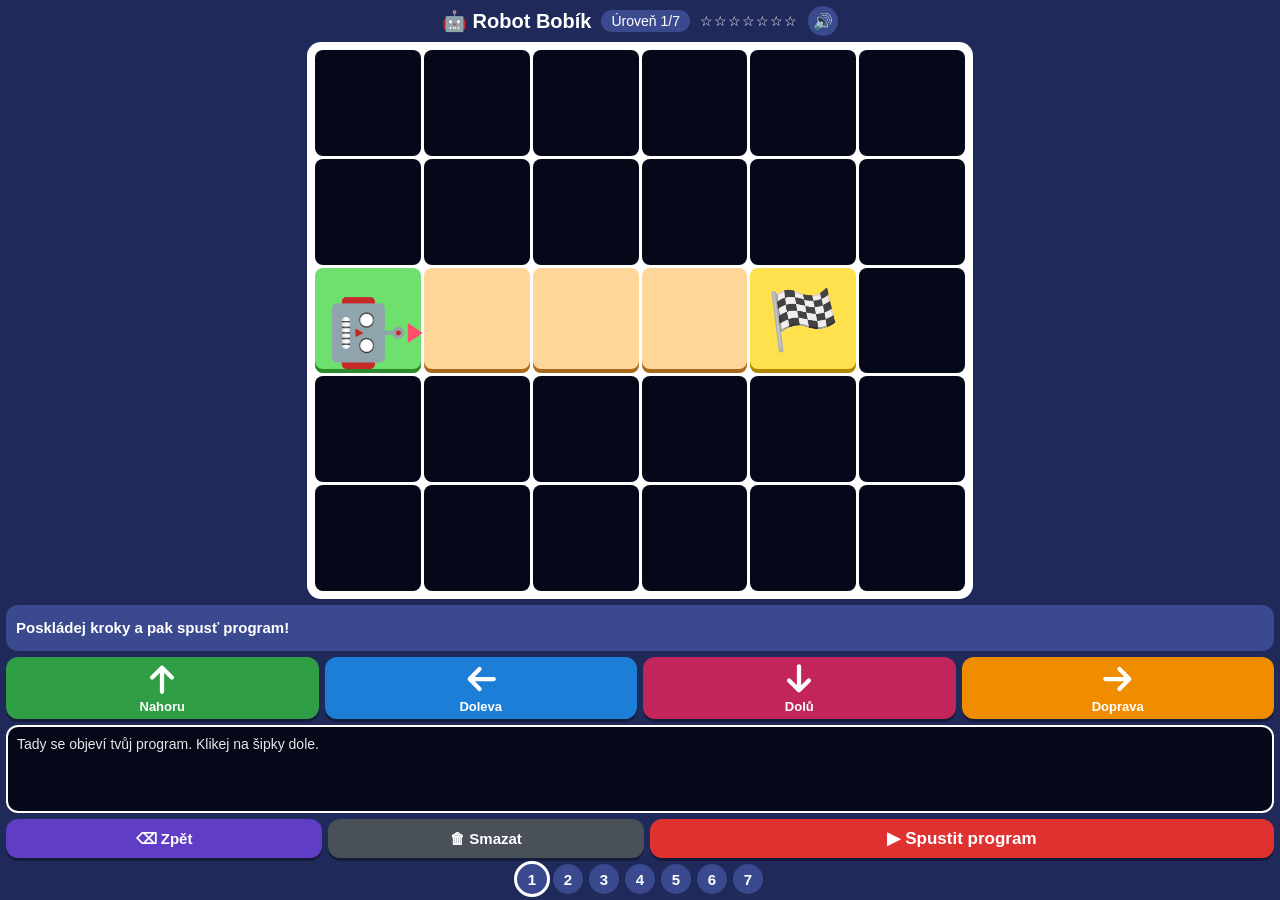
<file: aplikace/robot.html>
<!DOCTYPE html>
<html lang="cs">
<head>
<meta charset="UTF-8">
<meta name="viewport" content="width=device-width, initial-scale=1">
<title>Robot Bobík</title>
<style>
  * { box-sizing: border-box; -webkit-tap-highlight-color: transparent; }
  html, body { height: 100%; }
  body {
    margin: 0; font-family: "Trebuchet MS", "Comic Sans MS", sans-serif;
    background: #1f2a5a; color: #fff; height: 100dvh; overflow: hidden;
    display: flex; flex-direction: column; padding: 6px; gap: 6px;
    user-select: none; touch-action: manipulation;
  }
  #top { display: flex; gap: 10px; align-items: center; justify-content: center; flex-wrap: wrap; flex: none; }
  h1 { margin: 0; font-size: 20px; }
  #levelInfo { font-size: 14px; background: #3b4a8f; padding: 3px 10px; border-radius: 14px; }
  #stars { font-size: 14px; letter-spacing: 1px; }
  #game { flex: 1; min-height: 0; display: flex; flex-direction: column; gap: 6px; }
  #boardWrap { flex: 1; min-height: 0; container-type: size; display: flex; align-items: center; justify-content: center; }
  #board {
    --cell: max(20px, min((100cqw - 16px - 15px) / 6, (100cqh - 16px - 12px) / 5));
    display: grid; grid-template-columns: repeat(6, var(--cell)); grid-template-rows: repeat(5, var(--cell));
    gap: 3px; background: #fff; padding: 8px; border-radius: 14px; position: relative; flex: none;
  }
  .cell { border-radius: 8px; background: #050818; display: flex; align-items: center; justify-content: center; font-size: calc(var(--cell) * .55); }
  .cell.path { background: #ffd699; box-shadow: inset 0 -4px 0 #a86a1a; }
  .cell.start { background: #6ee06e; box-shadow: inset 0 -4px 0 #2b8a2b; }
  .cell.goal { background: #ffe14d; box-shadow: inset 0 -4px 0 #b38600; }
  #robot {
    position: absolute; width: var(--cell); height: var(--cell);
    display: flex; align-items: center; justify-content: center;
    transition: left .45s ease, top .45s ease, transform .35s ease, opacity .6s ease;
    pointer-events: none; z-index: 5;
  }
  #robotInner { position: relative; width: 100%; height: 100%; transition: transform .35s ease; display:flex; align-items:center; justify-content:center; font-size: calc(var(--cell) * .62); }
  #nose {
    position: absolute; top: -2px; left: 50%; transform: translateX(-50%);
    width: 0; height: 0; border-left: 10px solid transparent; border-right: 10px solid transparent; border-bottom: 15px solid #ff4d6d;
  }
  #marker {
    position: absolute; width: var(--cell); height: var(--cell); border: 6px solid #d6336c; border-radius: 12px; background: rgba(255,255,255,.35);
    box-shadow: 0 0 0 3px #fff, 0 0 0 6px #000;
    z-index: 4; pointer-events: none; display: none; animation: pulse 1.1s ease-in-out infinite;
    transition: left .25s ease, top .25s ease;
  }
  @keyframes pulse { 0%,100% { transform: scale(.82); opacity: .55; } 50% { transform: scale(1); opacity: 1; } }
  .chip.bad { background: #c92a2a !important; outline: 4px solid #fff; animation: shake .4s 3; }
  .chip.bad::after { content: "✖"; position: absolute; right: 3px; bottom: 0; font-size: 12px; }
  @keyframes shake { 0%,100% { transform: translateX(0); } 25% { transform: translateX(-4px); } 75% { transform: translateX(4px); } }
  .chip.next { background: #ffe066; border: 3px solid #fff; color: #111; font-size: 26px; font-weight: 900; animation: pulse 1.1s ease-in-out infinite; cursor: default; }
  #confetti { position: fixed; inset: 0; width: 100%; height: 100%; pointer-events: none; z-index: 50; }
  #banner {
    position: fixed; left: 50%; top: 32%; transform: translate(-50%, -50%) scale(0); z-index: 60; pointer-events: none;
    font-size: clamp(34px, 11vw, 80px); font-weight: bold; text-align: center; white-space: nowrap;
    color: #fff; text-shadow: 0 4px 0 #d9480f, 0 0 24px #ffd43b, 0 0 8px #000; opacity: 0;
  }
  #banner.show { animation: pop 2.6s ease-out forwards; }
  @keyframes pop {
    0% { transform: translate(-50%, -50%) scale(0) rotate(-10deg); opacity: 0; }
    15% { transform: translate(-50%, -50%) scale(1.25) rotate(4deg); opacity: 1; }
    25% { transform: translate(-50%, -50%) scale(1) rotate(0); }
    80% { transform: translate(-50%, -50%) scale(1.05); opacity: 1; }
    100% { transform: translate(-50%, -60%) scale(1); opacity: 0; }
  }
  .cell.goal.win { animation: goalwin .5s ease-in-out 6; }
  @keyframes goalwin { 50% { transform: scale(1.18); background: #fff3a0; } }
  #robot.cheer #robotInner { animation: jump .45s ease-in-out 6; }
  @keyframes jump { 50% { margin-top: -22%; } }
  #robot.fall { transform: scale(0.1) rotate(540deg); opacity: 0; transition: transform .8s ease-in, opacity .8s ease-in; }

  #side { flex: none; display: flex; flex-direction: column; gap: 6px; }
  #msg { height: 46px; font-size: 15px; font-weight: bold; line-height: 1.15; background: #3b4a8f; border-radius: 12px; padding: 4px 10px; display:flex; align-items:center; overflow: hidden; }
  #msg.good { background: #2b8a3e; }
  #msg.bad { background: #b02525; }
  #cmds { display: flex; gap: 6px; }
  .cmd {
    flex: 1; font-size: 13px; border: none; border-radius: 12px; padding: 5px 2px; cursor: pointer; color: #fff;
    font-family: inherit; font-weight: bold; box-shadow: 0 3px 0 rgba(0,0,0,.35); transition: transform .08s;
  }
  .cmd:active { transform: translateY(3px); box-shadow: 0 0 0 rgba(0,0,0,.35); }
  .cmd .big { display:block; }
  .cmd .big svg { width: 34px; height: 34px; }
  .cmd.U { background: #2f9e44; } .cmd.D { background: #c2255c; } .cmd.L { background: #1c7ed6; } .cmd.R { background: #f08c00; }
  #program {
    height: 88px; background: #050818; border: 2px solid #fff; border-radius: 12px; padding: 5px;
    display: flex; flex-wrap: wrap; gap: 4px; align-content: flex-start; overflow: hidden;
  }
  .chip { flex: 0 0 calc(12.5% - 4px); height: 36px; border-radius: 8px; display:flex; align-items:center; justify-content:center; position: relative; cursor: pointer; }
  .chip small { font-size: 9px; opacity: .85; position:absolute; top: 1px; left: 3px; }
  .chip svg { width: 22px; height: 22px; margin-top: 4px; }
  .chip.U { background: #2f9e44; } .chip.D { background: #c2255c; } .chip.L { background: #1c7ed6; } .chip.R { background: #f08c00; }
  .chip.active { outline: 4px solid #fff; box-shadow: 0 0 0 7px #000; transform: scale(1.12); z-index: 2; }
  .chip.done { opacity: .6; }
  #empty { opacity: .9; font-size: 14px; padding: 4px; }
  #buttons { display: flex; gap: 6px; }
  .btn { border: none; border-radius: 12px; padding: 9px 4px; font-size: 15px; font-family: inherit; font-weight: bold; cursor: pointer; color: #fff; box-shadow: 0 3px 0 rgba(0,0,0,.35); }
  .btn:active { transform: translateY(3px); box-shadow: 0 0 0 rgba(0,0,0,.35); }
  #run { flex: 2; background: #e03131; font-size: 17px; }
  #undo { flex: 1; background: #5f3dc4; }
  #clear { flex: 1; background: #495057; }
  .btn:disabled, .cmd:disabled { opacity: .45; cursor: not-allowed; }
  #next { display: none; background: #2f9e44; font-size: 18px; padding: 12px; }
  #levels { flex: none; display: flex; gap: 6px; justify-content: center; }
  .lv { width: 30px; height: 30px; border-radius: 50%; border: none; font-size: 15px; font-family: inherit; font-weight: bold; background: #3b4a8f; color: #fff; cursor: pointer; padding: 0; }
  .lv.cur { outline: 3px solid #fff; }
  .lv.won { background: #f5b301; color: #222; }

  /* mobil na šířku: plocha vlevo, ovládání vpravo */
  @media (orientation: landscape) and (max-height: 520px) {
    #game { flex-direction: row; }
    #side { width: 46%; justify-content: center; }
    #program { height: 84px; }
    h1 { font-size: 16px; }
  }
</style>
</head>
<body>
  <div id="top">
    <h1>🤖 Robot Bobík</h1>
    <div id="levelInfo">Úroveň 1</div>
    <div id="stars"></div>
    <button id="mute" title="Zvuk" style="border:none;border-radius:50%;width:30px;height:30px;font-size:16px;cursor:pointer;background:#3b4a8f;color:#fff;padding:0">🔊</button>
  </div>

  <div id="game">
    <div id="boardWrap">
      <div id="board"></div>
    </div>

    <div id="side">
      <div id="msg">Poskládej kroky a pak spusť program!</div>
      <div id="cmds">
          <button class="cmd U" data-c="U"><span class="big"><svg viewBox="0 0 48 48" fill="none" stroke="#fff" stroke-width="6" stroke-linecap="round" stroke-linejoin="round"><path d="M24 42 V8 M10 22 L24 8 L38 22"/></svg></span>Nahoru</button>
          <button class="cmd L" data-c="L"><span class="big"><svg viewBox="0 0 48 48" fill="none" stroke="#fff" stroke-width="6" stroke-linecap="round" stroke-linejoin="round"><path d="M42 24 H8 M22 10 L8 24 L22 38"/></svg></span>Doleva</button>
          <button class="cmd D" data-c="D"><span class="big"><svg viewBox="0 0 48 48" fill="none" stroke="#fff" stroke-width="6" stroke-linecap="round" stroke-linejoin="round"><path d="M24 6 V40 M10 26 L24 40 L38 26"/></svg></span>Dolů</button>
          <button class="cmd R" data-c="R"><span class="big"><svg viewBox="0 0 48 48" fill="none" stroke="#fff" stroke-width="6" stroke-linecap="round" stroke-linejoin="round"><path d="M6 24 H40 M26 10 L40 24 L26 38"/></svg></span>Doprava</button>
        </div>
      <div id="program"></div>

      <div id="buttons">
        <button class="btn" id="undo">⌫ Zpět</button>
        <button class="btn" id="clear">🗑 Smazat</button>
        <button class="btn" id="run">▶ Spustit program</button>
      </div>
      <button class="btn" id="next">Další úroveň ➡️</button>
    </div>
  </div>

  <div id="levels"></div>

<canvas id="confetti"></canvas>
<div id="banner"></div>
<script>
// S = start, G = cíl, # = cesta, . = propast. Šířka 6, výška 5.
// dir: kam se robot na začátku dívá (0 nahoru, 1 doprava, 2 dolů, 3 doleva)
const LEVELS = [
  { dir: 1, map: [
    "......",
    "......",
    "S###G.",
    "......",
    "......" ] },
  { dir: 1, map: [
    "......",
    "....G.",
    "....#.",
    "S####.",
    "......" ] },
  { dir: 0, map: [
    "......",
    "###G..",
    "#.....",
    "#.....",
    "S....." ] },
  { dir: 1, map: [
    "S###..",
    "...#..",
    "...#..",
    "G###..",
    "......" ] },
  { dir: 1, map: [
    "S#....",
    ".##...",
    "..##..",
    "...G..",
    "......" ] },
  { dir: 1, map: [
    "S####.",
    ".#..#.",
    ".#..#.",
    ".####G",
    "......" ] },
  { dir: 0, map: [
    "G#####",
    ".....#",
    ".....#",
    ".....#",
    ".....S" ] },
];

// ---------- Zvuky (vyrobené přímo v prohlížeči, bez souborů) ----------
let actx = null, muted = false;
function audio() {
  if (!actx) { const A = window.AudioContext || window.webkitAudioContext; if (A) actx = new A(); }
  if (actx && actx.state === "suspended") actx.resume();
  return actx;
}
function tone(freq, dur, { type = "square", vol = 0.15, delay = 0, slide = 0 } = {}) {
  if (muted) return;
  const a = audio(); if (!a) return;
  const t = a.currentTime + delay;
  const o = a.createOscillator(), g = a.createGain();
  o.type = type; o.frequency.setValueAtTime(freq, t);
  if (slide) o.frequency.exponentialRampToValueAtTime(Math.max(30, freq + slide), t + dur);
  g.gain.setValueAtTime(0.0001, t);
  g.gain.exponentialRampToValueAtTime(vol, t + 0.01);
  g.gain.exponentialRampToValueAtTime(0.0001, t + dur);
  o.connect(g); g.connect(a.destination); o.start(t); o.stop(t + dur + 0.05);
}
// ---------- Hlas robota Bobíka (předgenerované nahrávky ze složky zvuky/) ----------
const VOICE_FILES = ["ahoj","start1","start2","start3","U","D","L","R","pad1","pad2","pad3","oprava","malo","cil1","cil2","cil3","vse","dalsi","plny","prazdny"];
const voices = {};
VOICE_FILES.forEach(n => { const a = new Audio("zvuky/" + n + ".mp3"); a.preload = "auto"; voices[n] = a; });
let currentVoice = null;
// voice("cil") vybere náhodně cil1..cil3; vrací Promise, který skončí s koncem nahrávky
function voice(name, { delay = 0, interrupt = true } = {}) {
  return new Promise(resolve => {
    if (muted) return resolve();
    const opts = VOICE_FILES.filter(n => n === name || (n.startsWith(name) && /^\d$/.test(n.slice(name.length))));
    if (!opts.length) return resolve();
    setTimeout(() => {
      if (muted) return resolve();
      const a = opts[(Math.random() * opts.length) | 0];
      if (interrupt && currentVoice) { currentVoice.pause(); }
      const el = voices[a]; el.currentTime = 0; currentVoice = el;
      el.onended = () => resolve();
      el.play().catch(() => resolve());
      setTimeout(resolve, 6000);
    }, delay);
  });
}
const DIR_NOTE = { U: 660, D: 440, L: 520, R: 780 };
const sfx = {
  click(c) { tone(DIR_NOTE[c], 0.12, { type: "triangle", vol: 0.25 }); },
  remove() { tone(300, 0.1, { type: "triangle", vol: 0.2, slide: -120 }); },
  start() { [392, 523].forEach((f, i) => tone(f, 0.14, { delay: i * 0.12 })); },
  step(c) { tone(DIR_NOTE[c] / 2, 0.07, { type: "square", vol: 0.06 }); voice(c); },
  fall() { tone(900, 0.9, { type: "sine", vol: 0.25, slide: -800 }); tone(120, 0.25, { type: "sawtooth", vol: 0.2, delay: 0.85 }); return voice("pad", { delay: 500 }); },
  miss() { tone(220, 0.25, { type: "sawtooth", vol: 0.15 }); tone(180, 0.35, { type: "sawtooth", vol: 0.15, delay: 0.25 }); voice("malo", { delay: 700 }); },
  win() {
    // fanfára: trumpetky do-mi-sol-do, pak dlouhý akord
    const n = [523, 659, 784, 1047];
    n.forEach((f, i) => tone(f, 0.18, { type: "sawtooth", vol: 0.14, delay: i * 0.15 }));
    [523, 659, 784, 1047].forEach(f => tone(f, 0.9, { type: "sawtooth", vol: 0.1, delay: 0.7 }));
    [1319, 1568, 2093].forEach((f, i) => tone(f, 0.15, { type: "triangle", vol: 0.12, delay: 1.0 + i * 0.1 }));
    voice("cil", { delay: 1300 });
  },
  allDone() {
    [523, 523, 523, 659, 784, 659, 784, 1047].forEach((f, i) => tone(f, 0.2, { type: "sawtooth", vol: 0.14, delay: i * 0.17 }));
    voice("vse", { delay: 1600 });
  },
};

// ---------- Vizuální fanfáry: konfety, nápis, skákající robot ----------
let confettiRun = 0;
function celebrate(big) {
  const cv = $("confetti"), ctx = cv.getContext("2d");
  const dpr = window.devicePixelRatio || 1;
  cv.width = innerWidth * dpr; cv.height = innerHeight * dpr; ctx.scale(dpr, dpr);
  const colors = ["#ff6b6b", "#ffd43b", "#51cf66", "#4dabf7", "#da77f2", "#ff922b"];
  const parts = [];
  const bursts = big ? 3 : 2;
  for (let b = 0; b < bursts; b++) {
    const cx = innerWidth * (bursts === 2 ? 0.25 + b * 0.5 : 0.2 + b * 0.3);
    for (let i = 0; i < (big ? 90 : 70); i++) {
      const a = Math.random() * Math.PI * 2, v = 6 + Math.random() * 9;
      parts.push({ x: cx, y: innerHeight * 0.45, vx: Math.cos(a) * v, vy: Math.sin(a) * v - 6,
        w: 6 + Math.random() * 8, h: 4 + Math.random() * 6, r: Math.random() * 6, vr: (Math.random() - .5) * .4,
        c: colors[(Math.random() * colors.length) | 0], delay: b * 12 });
    }
  }
  for (let i = 0; i < 40; i++) // padající konfety shora
    parts.push({ x: Math.random() * innerWidth, y: -20 - Math.random() * 200, vx: (Math.random() - .5) * 2, vy: 2 + Math.random() * 3,
      w: 6 + Math.random() * 8, h: 4 + Math.random() * 6, r: Math.random() * 6, vr: (Math.random() - .5) * .3,
      c: colors[(Math.random() * colors.length) | 0], delay: 20 });
  const id = ++confettiRun; let f = 0;
  (function tick() {
    if (id !== confettiRun) return;
    ctx.clearRect(0, 0, innerWidth, innerHeight); f++;
    let alive = false;
    for (const p of parts) {
      if (f < p.delay) { alive = true; continue; }
      p.vy += 0.28; p.vx *= 0.99; p.x += p.vx; p.y += p.vy; p.r += p.vr;
      if (p.y < innerHeight + 30) alive = true; else continue;
      ctx.save(); ctx.translate(p.x, p.y); ctx.rotate(p.r); ctx.fillStyle = p.c;
      ctx.fillRect(-p.w / 2, -p.h / 2, p.w, p.h); ctx.restore();
    }
    if (alive && f < 300) requestAnimationFrame(tick); else ctx.clearRect(0, 0, innerWidth, innerHeight);
  })();
  const bn = $("banner");
  bn.textContent = big ? "🏆 Vyhrál jsi všechno! 🏆" : "🎉 Cíl! 🎉";
  bn.classList.remove("show"); void bn.offsetWidth; bn.classList.add("show");
  const g = board.querySelector(".cell.goal"); if (g) g.classList.add("win");
  robotEl.classList.add("cheer");
}

const MAX_STEPS = 16;
const W = 6, H = 5;
const ICON = {
  U: '<svg viewBox="0 0 48 48" fill="none" stroke="#fff" stroke-width="6" stroke-linecap="round" stroke-linejoin="round"><path d="M24 42 V8 M10 22 L24 8 L38 22"/></svg>',
  D: '<svg viewBox="0 0 48 48" fill="none" stroke="#fff" stroke-width="6" stroke-linecap="round" stroke-linejoin="round"><path d="M24 6 V40 M10 26 L24 40 L38 26"/></svg>',
  L: '<svg viewBox="0 0 48 48" fill="none" stroke="#fff" stroke-width="6" stroke-linecap="round" stroke-linejoin="round"><path d="M42 24 H8 M22 10 L8 24 L22 38"/></svg>',
  R: '<svg viewBox="0 0 48 48" fill="none" stroke="#fff" stroke-width="6" stroke-linecap="round" stroke-linejoin="round"><path d="M6 24 H40 M26 10 L40 24 L26 38"/></svg>'
};

let level = 0, program = [], running = false;
let robot = { x: 0, y: 0, dir: 0 }, angle = 0;
const won = new Set();

const $ = id => document.getElementById(id);
const board = $("board");
const robotEl = document.createElement("div");
robotEl.id = "robot";
const markerEl = document.createElement("div");
markerEl.id = "marker";
robotEl.innerHTML = '<div id="robotInner"><div id="nose"></div>🤖</div>';

function tile(x, y) { return LEVELS[level].map[y][x]; }
function find(ch) {
  const m = LEVELS[level].map;
  for (let y = 0; y < H; y++) for (let x = 0; x < W; x++) if (m[y][x] === ch) return { x, y };
}
function say(text, cls = "") { const m = $("msg"); m.textContent = text; m.className = cls; }
const sleep = ms => new Promise(r => setTimeout(r, ms));

function loadLevel(n) {
  level = n; program = []; running = false;
  board.innerHTML = "";
  for (let y = 0; y < H; y++) for (let x = 0; x < W; x++) {
    const t = tile(x, y), c = document.createElement("div");
    c.className = "cell" + (t === "." ? "" : t === "S" ? " start" : t === "G" ? " goal" : " path");
    if (t === "G") c.textContent = "🏁";
    board.appendChild(c);
  }
  confettiRun++; $("confetti").getContext("2d").clearRect(0, 0, 1e5, 1e5); $("banner").classList.remove("show");
  board.appendChild(markerEl);
  board.appendChild(robotEl);
  resetRobot(true);
  $("levelInfo").textContent = "Úroveň " + (n + 1) + "/" + LEVELS.length;
  $("next").style.display = "none";
  $("buttons").style.display = "flex";
  say("Poskládej kroky a pak spusť program!");
  renderProgram(); renderLevels(); renderStars(); setEnabled(true);
}

function placeRobot() {
  const cs = board.children[0];
  const cell = cs.offsetWidth, gap = 3, pad = 8;
  robotEl.style.left = (pad + robot.x * (cell + gap)) + "px";
  robotEl.style.top = (pad + robot.y * (cell + gap)) + "px";
  robotEl.firstChild.style.transform = "rotate(" + angle + "deg)";
}
function resetRobot(instant) {
  const s = find("S");
  robot = { x: s.x, y: s.y, dir: LEVELS[level].dir };
  angle = robot.dir * 90;
  if (instant) robotEl.style.transition = "none";
  robotEl.classList.remove("fall", "cheer");
  placeRobot();
  if (instant) { void robotEl.offsetWidth; robotEl.style.transition = ""; }
}

const DX = [0, 1, 0, -1], DY = [-1, 0, 1, 0], DIRS = { U: 0, R: 1, D: 2, L: 3 };
function simulate(prog) {
  const s0 = find("S"); let x = s0.x, y = s0.y;
  for (let i = 0; i < prog.length; i++) {
    x += DX[DIRS[prog[i]]]; y += DY[DIRS[prog[i]]];
    if (x < 0 || x >= W || y < 0 || y >= H || tile(x, y) === ".") return { fell: i };
  }
  return { fell: -1, x, y };
}
function updateMarker() {
  const r = simulate(program);
  if (running || !program.length || r.fell >= 0 || tile(r.x, r.y) === "G") { markerEl.style.display = "none"; return; }
  const cell = board.children[0].offsetWidth;
  markerEl.style.left = (8 + r.x * (cell + 3)) + "px";
  markerEl.style.top = (8 + r.y * (cell + 3)) + "px";
  markerEl.style.display = "block";
}

function renderProgram() {
  const p = $("program"); p.innerHTML = "";
  if (!program.length) { p.innerHTML = '<div id="empty">Tady se objeví tvůj program. Klikej na šipky dole.</div>'; }
  program.forEach((c, i) => {
    const d = document.createElement("div");
    d.className = "chip " + c; d.id = "chip" + i;
    d.innerHTML = "<small>" + (i + 1) + "</small>" + ICON[c];
    d.title = "Klikni pro smazání";
    d.onclick = () => { if (!running) { sfx.remove(); program.splice(i, 1); renderProgram(); } };
    p.appendChild(d);
  });
  if (!running && program.length && program.length < MAX_STEPS) {
    const n = document.createElement("div"); n.className = "chip next"; n.textContent = "+"; p.appendChild(n);
  }
  updateMarker();
}
function setEnabled(on) {
  document.querySelectorAll(".cmd, #undo, #clear, #run").forEach(b => b.disabled = !on);
}
function renderLevels() {
  const l = $("levels"); l.innerHTML = "";
  LEVELS.forEach((_, i) => {
    const b = document.createElement("button");
    b.className = "lv" + (i === level ? " cur" : "") + (won.has(i) ? " won" : "");
    b.textContent = i + 1;
    b.onclick = () => { if (!running) loadLevel(i); };
    l.appendChild(b);
  });
}
function renderStars() { $("stars").textContent = "⭐".repeat(won.size) + "☆".repeat(LEVELS.length - won.size); }

document.querySelectorAll(".cmd").forEach(b => b.onclick = () => {
  if (running) return;
  if (program.length >= MAX_STEPS) { say("Program je plný. Zkus ho zkrátit.", "bad"); voice("plny"); return; }
  program.push(b.dataset.c); sfx.click(b.dataset.c); renderProgram();
});
$("undo").onclick = () => { if (!running) { sfx.remove(); program.pop(); renderProgram(); } };
$("clear").onclick = () => { if (!running) { sfx.remove(); program = []; renderProgram(); } };
$("next").onclick = () => { voice("dalsi"); loadLevel(level + 1 < LEVELS.length ? level + 1 : 0); };

$("run").onclick = async () => {
  if (running) return;
  if (!program.length) { say("Nejdřív přidej nějaké kroky do programu.", "bad"); voice("prazdny"); return; }
  running = true; setEnabled(false); sfx.start();
  resetRobot(true);
  // robot nejdřív řekne "Jedeme!" a teprve pak začne plnit program
  await Promise.all([voice("start", { delay: 200 }), sleep(900)]);
  say("Robot plní program...");
  const dx = [0, 1, 0, -1], dy = [-1, 0, 1, 0];

  for (let i = 0; i < program.length; i++) {
    document.querySelectorAll(".chip").forEach((c, j) => {
      c.classList.toggle("active", j === i); c.classList.toggle("done", j < i);
    });
    const c = program[i];
    const d = { U: 0, R: 1, D: 2, L: 3 }[c];
    // otočit robota nejkratší cestou ke směru pohybu
    let diff = ((d - robot.dir) % 4 + 4) % 4;
    if (diff === 3) diff = -1;
    angle += diff * 90; robot.dir = d;
    robot.x += dx[d]; robot.y += dy[d];
    placeRobot(); sfx.step(c);
    await sleep(850);

    const inside = robot.x >= 0 && robot.x < W && robot.y >= 0 && robot.y < H;
    if (!inside || tile(robot.x, robot.y) === ".") {
      const bad = document.getElementById("chip" + i);
      if (bad) { bad.classList.remove("active"); bad.classList.add("bad"); }
      say("Ouha! Na kroku " + (i + 1) + " robot spadl. Špatný krok je červený.", "bad");
      robotEl.classList.add("fall");
      await Promise.all([sfx.fall(), sleep(1800)]);
      // automatická oprava: smažeme špatný krok i všechno za ním
      program.splice(i);
      fail(); voice("oprava");
      say(i === 0
        ? "Smazal jsem špatný krok. Zkus jiný směr."
        : "Smazal jsem špatný krok. Dobré kroky zůstaly. Žlutý rámeček ukazuje, kde robot skončí. Pokračuj odtud!", "good");
      return;
    }
  }
  document.querySelectorAll(".chip").forEach(c => { c.classList.remove("active"); c.classList.add("done"); });

  if (tile(robot.x, robot.y) === "G") {
    won.add(level); renderStars(); renderLevels();
    say("🎉 Hurá, robot došel do cíle! Napsal jsi program!", "good");
    const all = won.size === LEVELS.length;
    if (all) sfx.allDone(); else sfx.win();
    celebrate(all);
    $("buttons").style.display = "none";
    $("next").style.display = "block";
    $("next").textContent = level + 1 < LEVELS.length ? "Další úroveň ➡️" : "Hrát znovu od začátku 🔄";
    running = false;
  } else {
    sfx.miss();
    await sleep(1200);
    fail();
    say("Robot došel na konec programu, ale ne do cíle. Žlutý rámeček ukazuje, kde skončil. Přidej další kroky!", "bad");
  }
};

function fail() {
  resetRobot(true);
  running = false; renderProgram();
  document.querySelectorAll(".chip").forEach(c => c.classList.remove("active", "done"));
  running = false; setEnabled(true);
}

$("mute").onclick = () => { muted = !muted; if (muted && currentVoice) currentVoice.pause(); $("mute").textContent = muted ? "🔇" : "🔊"; if (!muted) sfx.click("U"); };
// uvítání robota při prvním dotyku (prohlížeče povolí zvuk až po kliknutí)
let greeted = false;
window.addEventListener("pointerdown", () => {
  if (greeted) return; greeted = true;
  // Safari a mobily povolí přehrát každou nahrávku až po "odemknutí" dotykem, tak je odemkneme všechny naráz
  Object.values(voices).forEach(el => {
    el.muted = true;
    const pr = el.play();
    const done = () => { el.pause(); el.currentTime = 0; el.muted = false; };
    if (pr && pr.then) pr.then(done, () => { el.muted = false; }); else done();
  });
  if (level === 0 && !program.length) voice("ahoj", { delay: 600 });
}, { once: false });
window.addEventListener("resize", () => { placeRobot(); updateMarker(); });
loadLevel(0);
</script>
</body>
</html>
</file>
<file: spolecne/spolecne.css>
/* Společný vzhled her: tmavě modré pozadí, velký kontrast pro projektor, vše se vejde na jednu obrazovku. */
* { box-sizing: border-box; -webkit-tap-highlight-color: transparent; }
html, body { height: 100%; }
body {
  margin: 0; font-family: "Trebuchet MS", "Comic Sans MS", sans-serif;
  background: #1f2a5a; color: #fff; height: 100dvh; overflow: hidden;
  display: flex; flex-direction: column; padding: 6px; gap: 6px;
  user-select: none; touch-action: manipulation;
}
a { color: inherit; }
#top { display: flex; gap: 8px; align-items: center; justify-content: center; flex-wrap: wrap; flex: none; }
#top h1 { margin: 0; font-size: 20px; }
.domu { display: inline-flex; align-items: center; gap: 6px; text-decoration: none; background: #3b4a8f; border-radius: 14px; padding: 3px 10px; font-size: 14px; font-weight: bold; }
.hvezdy { font-size: 14px; letter-spacing: 1px; }
.kulate { width: 30px; height: 30px; border-radius: 50%; border: none; background: #3b4a8f; color: #fff; font-size: 16px; cursor: pointer; padding: 0; }
.tlacitko {
  border: none; border-radius: 12px; padding: 9px 8px; font-size: 16px; font-family: inherit; font-weight: bold;
  cursor: pointer; color: #fff; background: #5f3dc4; box-shadow: 0 3px 0 rgba(0,0,0,.35);
}
.tlacitko:active { transform: translateY(3px); box-shadow: 0 0 0 rgba(0,0,0,.35); }
.tlacitko:disabled { opacity: .45; cursor: not-allowed; }
.zalozky { display: flex; gap: 6px; justify-content: center; flex: none; }
.zalozky button {
  flex: 1; max-width: 190px; border: 3px solid transparent; border-radius: 12px; padding: 7px 4px; font-size: 14px;
  font-family: inherit; font-weight: bold; background: #3b4a8f; color: #fff; cursor: pointer;
}
.zalozky button.aktivni { background: #fff; color: #1f2a5a; border-color: #ffe066; }
#hlaska { height: 44px; font-size: 15px; font-weight: bold; line-height: 1.15; background: #3b4a8f; border-radius: 12px; padding: 4px 10px; display: flex; align-items: center; overflow: hidden; flex: none; }
#hlaska.dobre { background: #2b8a3e; }
#hlaska.spatne { background: #b02525; }

#confetti { position: fixed; inset: 0; width: 100%; height: 100%; pointer-events: none; z-index: 50; }
#banner {
  position: fixed; left: 50%; top: 32%; transform: translate(-50%, -50%) scale(0); z-index: 60; pointer-events: none;
  font-size: clamp(30px, 10vw, 76px); font-weight: bold; text-align: center; white-space: nowrap;
  color: #fff; text-shadow: 0 4px 0 #d9480f, 0 0 24px #ffd43b, 0 0 8px #000; opacity: 0;
}
#banner.show { animation: vyskoc 2.6s ease-out forwards; }
@keyframes vyskoc {
  0% { transform: translate(-50%, -50%) scale(0) rotate(-10deg); opacity: 0; }
  15% { transform: translate(-50%, -50%) scale(1.25) rotate(4deg); opacity: 1; }
  25% { transform: translate(-50%, -50%) scale(1) rotate(0); }
  80% { transform: translate(-50%, -50%) scale(1.05); opacity: 1; }
  100% { transform: translate(-50%, -60%) scale(1); opacity: 0; }
}
@keyframes zatres { 0%,100% { transform: translateX(0); } 25% { transform: translateX(-6px); } 75% { transform: translateX(6px); } }
@keyframes pulz { 0%,100% { transform: scale(.94); } 50% { transform: scale(1.04); } }

.domu .logo { height: 26px; width: 26px; border-radius: 50%; border: 2px solid #ffe066; object-fit: cover; }
</file>
